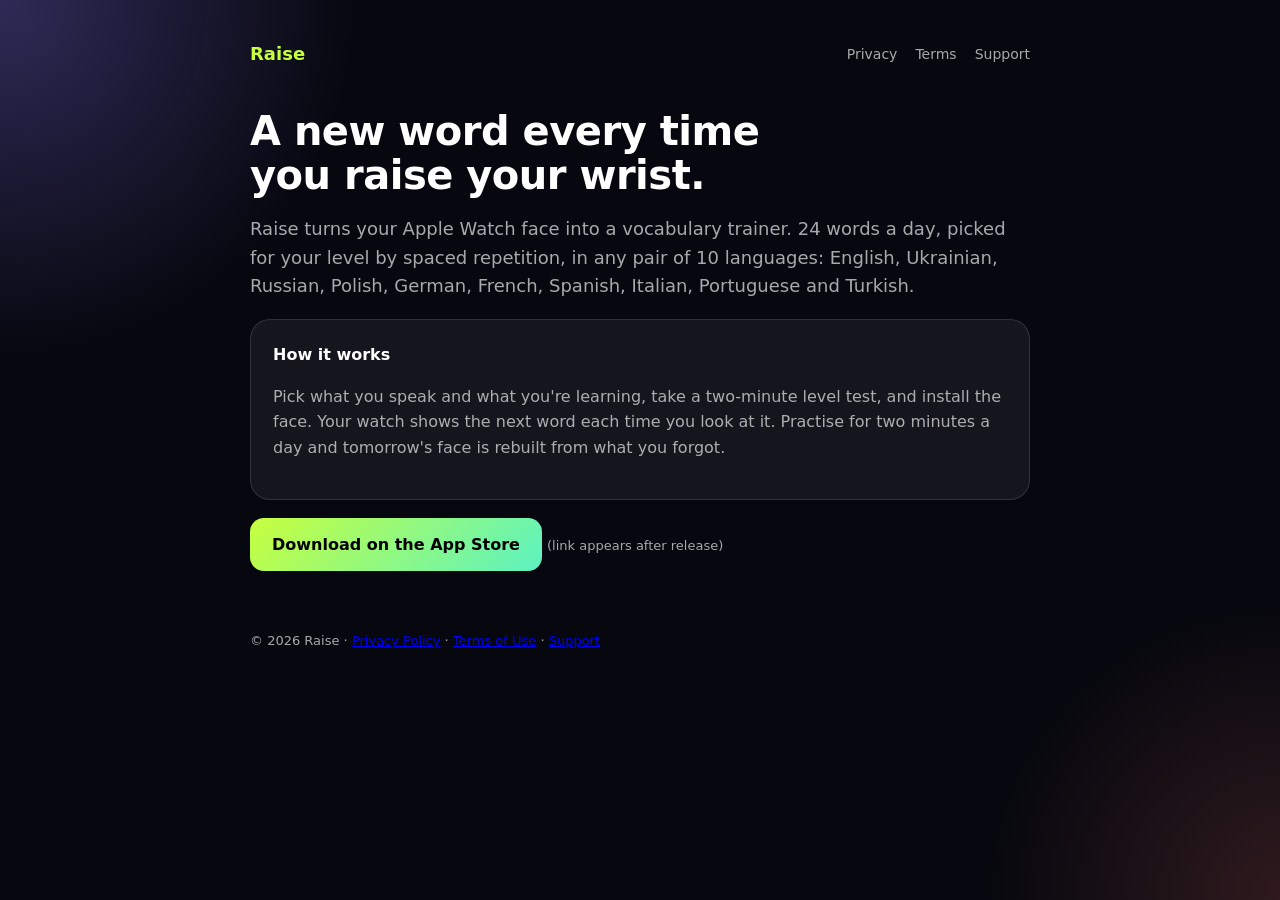
<file: index.html>
<!doctype html><html lang="en"><head><meta charset="utf-8"><meta name="viewport" content="width=device-width,initial-scale=1">
<title>Raise — learn words on your Apple Watch</title><meta name="description" content="A new word every time you raise your wrist. Raise turns your Apple Watch face into a vocabulary trainer for 10 languages."><link rel="stylesheet" href="_style.css"></head>
<body><div class="wrap">
<nav><span class="brand">Raise</span><a href="privacy.html">Privacy</a><a href="terms.html">Terms</a><a href="support.html">Support</a></nav>
<h1>A new word every time<br>you raise your wrist.</h1>
<p class="lead">Raise turns your Apple Watch face into a vocabulary trainer. 24 words a day, picked for your level by spaced repetition, in any pair of 10 languages: English, Ukrainian, Russian, Polish, German, French, Spanish, Italian, Portuguese and Turkish.</p>
<div class="card"><strong>How it works</strong><p>Pick what you speak and what you're learning, take a two-minute level test, and install the face. Your watch shows the next word each time you look at it. Practise for two minutes a day and tomorrow's face is rebuilt from what you forgot.</p></div>
<p><a class="btn" href="#">Download on the App Store</a> <span class="muted">(link appears after release)</span></p>
<footer>© <span id="y"></span> Raise · <a href="privacy.html">Privacy Policy</a> · <a href="terms.html">Terms of Use</a> · <a href="support.html">Support</a></footer>
</div><script>document.getElementById('y').textContent=new Date().getFullYear()</script></body></html>
</file>
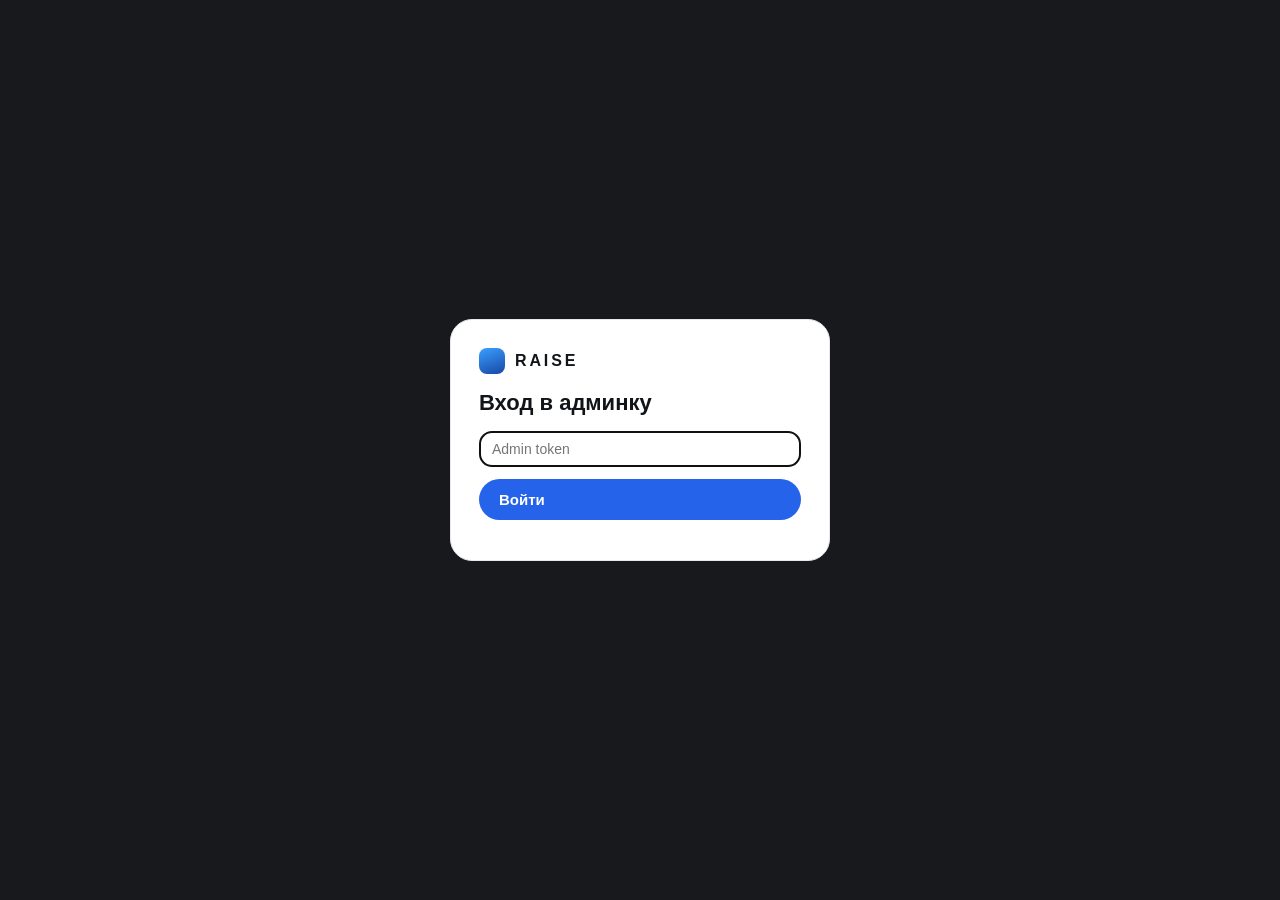
<file: admin/index.html>
<!doctype html><html lang="ru"><head><meta charset="utf-8"/>
<meta name="viewport" content="width=device-width, initial-scale=1"/><meta name="robots" content="noindex"/>
<title>Raise · админка</title>
<style>
/* Raise — shared styles (landing, legal, support). Deep blue + sky blue like the app. */
:root{
  --bg:#06122b; --panel:#0c1d45; --panel2:#10245a; --line:rgba(255,255,255,.09);
  --ink:#f5f6fa; --muted:#9ba3b8; --gold:#3AA0FF; --gold2:#2171E0; --green:#76FF03;
}
*{box-sizing:border-box;margin:0;padding:0}
html{scroll-behavior:smooth}
body{background:var(--bg);color:var(--ink);
  font:16px/1.65 -apple-system,BlinkMacSystemFont,"SF Pro Text","Segoe UI",Roboto,Helvetica,Arial,sans-serif;
  -webkit-font-smoothing:antialiased}
a{color:var(--gold);text-decoration:none}
a:hover{text-decoration:underline}
.wrap{max-width:1080px;margin:0 auto;padding:0 24px}
.doc{max-width:820px}

/* Nav */
header{position:sticky;top:0;z-index:20;background:rgba(6,18,43,.78);backdrop-filter:blur(14px);-webkit-backdrop-filter:blur(14px);border-bottom:1px solid var(--line)}
.nav{display:flex;align-items:center;justify-content:space-between;height:64px;max-width:1080px;margin:0 auto;padding:0 24px}
.brand{display:flex;align-items:center;gap:10px;font-weight:750;color:var(--ink);letter-spacing:.01em}
.brand:hover{text-decoration:none}
.brand img{width:30px;height:30px;border-radius:8px}
.nav a.link{color:var(--muted);font-size:14px;margin-left:22px}
.nav a.link:hover,.nav a.link.on{color:var(--ink);text-decoration:none}
.btn{display:inline-flex;align-items:center;gap:8px;background:var(--gold);color:#fff;font-weight:750;font-size:15px;padding:12px 20px;border-radius:999px;transition:.15s;border:0;cursor:pointer}
.btn:hover{filter:brightness(1.06);text-decoration:none}
.btn.ghost{background:transparent;border:1px solid var(--line);color:var(--ink)}
.nav .btn{padding:9px 16px;font-size:14px;margin-left:22px}

/* Landing */
.hero{padding:72px 0 40px;display:grid;grid-template-columns:1.1fr .9fr;gap:40px;align-items:center}
.pill{display:inline-flex;align-items:center;gap:8px;font-size:13px;color:var(--gold);border:1px solid rgba(58,160,255,.3);background:rgba(58,160,255,.07);padding:6px 12px;border-radius:999px;margin-bottom:18px}
.hero h1{font-size:54px;line-height:1.04;font-weight:800;letter-spacing:-.025em}
.hero h1 span{color:var(--gold)}
.hero p.sub{color:var(--muted);font-size:18px;margin:18px 0 28px;max-width:46ch}
.cta{display:flex;gap:12px;flex-wrap:wrap;align-items:center}
.hero-art{position:relative;border-radius:28px;overflow:hidden;border:1px solid var(--line);aspect-ratio:1/1;
  background:radial-gradient(120% 90% at 70% 20%,rgba(58,160,255,.22),transparent 60%),linear-gradient(160deg,#2F94FC,#1747A6)}
.hero-art img{position:absolute;inset:8% 8% 4%;width:84%;height:auto;object-fit:contain;filter:drop-shadow(0 30px 40px rgba(0,0,0,.5))}
.rate-chip{position:absolute;left:18px;top:18px;background:rgba(6,18,43,.8);backdrop-filter:blur(8px);border:1px solid var(--line);border-radius:14px;padding:10px 14px;font-size:14px}
.rate-chip b{color:var(--gold)}
section.block{padding:48px 0}
.sec-title{font-size:32px;font-weight:800;letter-spacing:-.015em;margin-bottom:8px}
.sec-sub{color:var(--muted);margin-bottom:28px}
.grid{display:grid;grid-template-columns:repeat(3,1fr);gap:16px}
.card{background:var(--panel);border:1px solid var(--line);border-radius:18px;padding:22px}
.card .ic{width:42px;height:42px;border-radius:12px;display:grid;place-items:center;background:rgba(58,160,255,.1);font-size:21px;margin-bottom:14px}
.card h3{font-size:17px;margin-bottom:6px}
.card p{color:var(--muted);font-size:14.5px}
.band{margin:40px 0 64px;padding:44px;border-radius:26px;background:linear-gradient(135deg,#0d3a8a,#0c1d45 60%);border:1px solid var(--line);text-align:center}
.band h2{font-size:30px;font-weight:800;margin-bottom:10px}
.band p{color:var(--muted);margin-bottom:24px}

/* Documents */
main.docmain{padding-top:56px;padding-bottom:80px}
.docmain h1{font-size:38px;line-height:1.15;font-weight:800;letter-spacing:-.02em;margin-bottom:14px}
.meta{color:var(--muted);font-size:14px;margin-bottom:6px}
.intro{color:var(--muted);font-size:17px;margin:22px 0 8px}
.docmain h2{font-size:23px;font-weight:750;margin:44px 0 12px;padding-top:20px;border-top:1px solid var(--line)}
.docmain h3{font-size:17.5px;font-weight:700;margin:24px 0 8px}
.docmain p{margin:0 0 14px}
.docmain ul{margin:0 0 16px;padding-left:22px}
.docmain li{margin-bottom:8px}
strong{font-weight:650}
.box{background:var(--panel);border:1px solid var(--line);border-radius:14px;padding:20px 22px;margin:0 0 20px}
.box p:last-child{margin-bottom:0}
.box.warn{background:rgba(58,160,255,.06);border-color:rgba(58,160,255,.3)}
.tablewrap{overflow-x:auto;margin:0 0 20px;-webkit-overflow-scrolling:touch}
table{width:100%;border-collapse:collapse;font-size:14.5px;min-width:560px}
th,td{text-align:left;vertical-align:top;padding:11px 14px;border:1px solid var(--line)}
th{background:var(--panel);font-weight:650}
td{color:var(--muted)}
td strong{color:var(--ink)}
.toc{background:var(--panel);border:1px solid var(--line);border-radius:14px;padding:20px 22px;margin:28px 0 8px}
.toc h2{font-size:13px!important;text-transform:uppercase;letter-spacing:.08em;color:var(--muted);border:0!important;margin:0 0 12px!important;padding:0!important}
.toc ol{margin:0;padding-left:20px;columns:2;column-gap:28px}
.toc li{margin-bottom:6px;font-size:14.5px}
.toc a{color:var(--muted)}

/* Support */
.contact{display:grid;grid-template-columns:1fr 1fr;gap:16px;margin:28px 0 12px}
.contact .card h3{margin-bottom:8px}
details{background:var(--panel);border:1px solid var(--line);border-radius:14px;padding:16px 20px;margin-bottom:10px}
details summary{cursor:pointer;font-weight:650;list-style:none;display:flex;justify-content:space-between;gap:12px}
details summary::-webkit-details-marker{display:none}
details summary::after{content:"+";color:var(--gold);font-weight:800}
details[open] summary::after{content:"–"}
details p,details ul{color:var(--muted);margin-top:10px}
details ul{padding-left:20px}
.diag{font:13px/1.5 ui-monospace,SFMono-Regular,Menlo,monospace;color:var(--muted);background:var(--panel2);border-radius:10px;padding:10px 12px;margin-top:10px;white-space:pre-wrap;display:none}

/* Footer */
footer{border-top:1px solid var(--line);padding:32px 0;color:var(--muted);font-size:13.5px}
.foot{display:flex;justify-content:space-between;flex-wrap:wrap;gap:16px;align-items:center;max-width:1080px;margin:0 auto;padding:0 24px}
.foot a{color:var(--muted);margin-left:18px}
.foot a:hover{color:var(--ink);text-decoration:none}

@media(max-width:860px){
  .hero{grid-template-columns:1fr;padding:40px 0 20px}
  .hero h1{font-size:40px}
  .grid{grid-template-columns:1fr 1fr}
  .contact{grid-template-columns:1fr}
  .nav a.link{display:none}
  .docmain h1{font-size:30px}
  .toc ol{columns:1}
}
@media(max-width:540px){.grid{grid-template-columns:1fr}.band{padding:30px 20px}}

/* Opened from the app with ?embed=1 — hide site chrome. */
body.embed header,body.embed footer{display:none}
body.embed main.docmain{padding-top:24px}

</style>
<style>
:root{--bg:#f3f4f6;--panel:#fff;--panel2:#f6f7f9;--line:#e7e9ee;--ink:#111418;--muted:#6b7280;--gold:#2563eb;--gold2:#1d4ed8;
 --lime:#c8f169;--side:#17191d;--side2:#24272d;--green:#16a34a;--red:#dc2626;--orange:#f59e0b;--violet:#7c3aed}
body{font-size:14px;line-height:1.5;background:var(--bg);color:var(--ink)}
a{color:var(--gold2)}
.app{display:flex;min-height:100vh}
/* sidebar */
.side{width:248px;flex:none;background:var(--side);color:#e5e7eb;position:sticky;top:0;height:100vh;display:flex;flex-direction:column;padding:22px 14px 16px;overflow-y:auto}
.logo{font-weight:900;letter-spacing:.18em;font-size:16px;color:#fff;padding:0 12px 18px;display:flex;align-items:center;gap:10px}
.logo i{width:26px;height:26px;border-radius:8px;background:linear-gradient(160deg,#3AA0FF,#1747A6);display:inline-block}
.side h6{font-size:11px;letter-spacing:.14em;color:#8a8f98;font-weight:700;margin:18px 12px 6px}
.sn{display:flex;align-items:center;gap:12px;width:100%;background:none;border:0;color:#e5e7eb;font:inherit;font-size:15px;font-weight:600;padding:11px 12px;border-radius:12px;cursor:pointer;text-align:left}
.sn:hover{background:var(--side2)}
.sn.on{background:var(--lime);color:#111418}
.sn em{font-style:normal;width:20px;text-align:center}
.sn .badge{margin-left:auto;background:#ef4444;color:#fff;font-size:11px;font-weight:800;border-radius:999px;padding:1px 7px}
.sn.on .badge{background:#111418;color:var(--lime)}
.side .grow{flex:1}
.mbar{display:none;position:sticky;top:0;z-index:40;background:var(--side);color:#fff;align-items:center;justify-content:space-between;padding:12px 16px}
.mbar .logo{padding:0;font-size:15px}
.burger{background:none;border:0;color:#fff;font-size:26px;line-height:1;cursor:pointer;padding:4px 6px}
.sclose{display:none;margin-left:auto;width:40px;height:40px;border-radius:50%;border:0;background:#fff;color:#111418;font-size:16px;cursor:pointer}
.side-bg{display:none;position:fixed;inset:0;background:rgba(0,0,0,.45);z-index:58}
.side-bg.on{display:block}
.logout{margin-top:16px;background:#fff;color:#111418;border:0;border-radius:999px;padding:10px;font-weight:700;cursor:pointer}
/* main */
.main{flex:1;min-width:0}
.page{display:none;max-width:1320px;margin:0 auto;padding:36px 40px 80px}.page.on{display:block}
.head{display:flex;align-items:flex-start;gap:16px;flex-wrap:wrap;margin-bottom:18px}
.head h1{font-size:34px;font-weight:800;letter-spacing:-.02em;line-height:1.1}
.head .sub{color:var(--muted);font-size:13px;margin-top:4px}
.head .right{margin-left:auto;display:flex;gap:10px;flex-wrap:wrap;align-items:center}
select,input[type=text],input[type=search],input[type=password],input[type=number],input[type=date],textarea{background:#fff;color:var(--ink);border:1px solid var(--line);border-radius:12px;padding:9px 12px;font-size:14px;font-family:inherit}
.pills{display:inline-flex;background:#e9ebef;border-radius:14px;padding:4px}
.pills button{background:none;border:0;padding:7px 14px;border-radius:10px;font-weight:700;color:var(--muted);cursor:pointer;font-size:13px}
.pills button.on{background:#fff;color:var(--ink);box-shadow:0 1px 2px rgba(0,0,0,.08)}
.btn.sm{padding:8px 14px;font-size:13px}
.rng{position:relative}
.calbtn{background:#fff;border:1px solid var(--line);border-radius:12px;padding:8px 12px;font-weight:700;cursor:pointer;font-size:13px;color:var(--ink);white-space:nowrap}
.calbtn.on{background:var(--side);color:var(--lime);border-color:var(--side)}
.calpop{display:none;position:absolute;right:0;top:calc(100% + 8px);z-index:45;background:#fff;border:1px solid var(--line);border-radius:16px;box-shadow:0 12px 30px rgba(0,0,0,.14);padding:14px;width:310px}
.calpop.on{display:grid;gap:12px}
.calpop .q{display:flex;flex-wrap:wrap;gap:6px}
.calpop .q button{background:var(--panel2);border:1px solid var(--line);border-radius:999px;padding:5px 10px;font-size:12px;font-weight:700;cursor:pointer}
.calpop label{display:grid;gap:4px;font-size:12px;color:var(--muted)}
.calpop input[type=date]{width:100%}
.tabs{display:flex;gap:4px;overflow-x:auto;border-bottom:1px solid var(--line);margin-bottom:22px}
.tabs button{background:none;border:0;color:var(--muted);padding:12px 18px;font-size:15px;font-weight:700;border-bottom:3px solid transparent;cursor:pointer;white-space:nowrap}
.tabs button.on{color:var(--ink);border-color:var(--lime)}
section.tab{display:none}section.tab.on{display:block}
.subtabs{display:flex;gap:4px;overflow-x:auto;border-bottom:1px solid var(--line);margin-bottom:22px}
.subtabs button{background:none;border:0;color:var(--muted);padding:12px 18px;font-size:15px;font-weight:700;border-bottom:3px solid transparent;cursor:pointer;white-space:nowrap}
.subtabs button.on{color:var(--ink);border-color:var(--lime)}
section.stab{display:none}section.stab.on{display:block}
h2{font-size:18px;margin:30px 0 12px;display:flex;align-items:center;gap:10px;flex-wrap:wrap}
h2 small{color:var(--muted);font-weight:400;font-size:12px}
.grid{display:grid;grid-template-columns:repeat(auto-fill,minmax(165px,1fr));gap:14px}
.card{background:var(--panel);border:1px solid var(--line);border-radius:18px;padding:16px 18px}
.kpi{min-height:118px}
.kpi b{display:block;font-size:28px;font-weight:800;color:var(--ink);font-variant-numeric:tabular-nums;letter-spacing:-.01em}
.kpi span{color:var(--muted);font-size:13px;display:block;margin-top:6px}
.kpi i{font-style:normal;font-size:12px;margin-left:6px;font-weight:700}
#kpis .kpi:first-child,.kpi.dark{background:var(--side);border-color:var(--side)}
#kpis .kpi:first-child b,.kpi.dark b{color:var(--lime)}#kpis .kpi:first-child span,.kpi.dark span{color:#a1a5ad}
.kpi.red b{color:var(--red)}
.up{color:var(--green)}.down{color:var(--red)}.flat{color:var(--muted)}
.two{display:grid;grid-template-columns:1fr 1fr;gap:16px}@media(max-width:1000px){.two{grid-template-columns:1fr}}
.tablewrap{overflow-x:auto;border:1px solid var(--line);border-radius:16px;background:#fff}
table{width:100%;border-collapse:collapse;font-size:13px}
th{position:sticky;top:0;background:var(--panel2);color:var(--muted);font-weight:700;text-align:left;padding:10px 12px;white-space:nowrap;cursor:pointer}
td{padding:9px 12px;border-top:1px solid var(--line);white-space:nowrap}
td.num{text-align:right;font-variant-numeric:tabular-nums;color:var(--ink)}
tr.click{cursor:pointer}tr.click:hover td{background:#f8fafc}
.meta{color:var(--muted);font-size:12px}
.err{color:var(--red)}.ok{color:var(--green)}
.legend{display:flex;gap:14px;flex-wrap:wrap;font-size:12px;color:var(--muted);margin:6px 0}
.legend i{display:inline-block;width:10px;height:10px;border-radius:3px;margin-right:5px;vertical-align:-1px}
svg text{fill:var(--muted);font-size:10px}
.fbar{display:grid;grid-template-columns:230px 1fr 120px;gap:10px;align-items:center;margin:6px 0}
.fbar .bar{height:22px;border-radius:7px;background:linear-gradient(90deg,#93c5fd,var(--gold));min-width:2px}
.fbar .v{text-align:right;font-variant-numeric:tabular-nums}
.ins{display:grid;gap:10px}
.insbox{background:#fff;border:1px solid var(--line);border-radius:20px;padding:20px 22px}
.insbox h2{margin-top:0}
.ins .card{display:grid;grid-template-columns:26px 1fr;gap:8px;align-items:start;background:var(--panel2);border:0;border-left:4px solid var(--orange);border-radius:12px}
.ins .card.bad{border-left-color:var(--red)}.ins .card.warn{border-left-color:var(--orange)}.ins .card.good{border-left-color:var(--green)}.ins .card.info{border-left-color:var(--gold)}
.ins b{display:block;color:var(--ink);font-size:15px}.ins p{color:var(--muted);margin-top:2px}
.cfg .row{display:flex;align-items:center;justify-content:space-between;gap:14px;padding:12px 0;border-bottom:1px solid var(--line)}
.cfg .row:last-child{border-bottom:0}.cfg small{color:var(--muted);display:block;font-size:12px}
.animgrid{display:grid;grid-template-columns:repeat(auto-fill,minmax(180px,1fr));gap:12px;margin-top:12px}
.acard{background:var(--panel);border:1px solid var(--line);border-radius:16px;padding:10px;display:flex;flex-direction:column;gap:6px}
.acard.off{opacity:.45}
.acard .th{position:relative;aspect-ratio:9/16;border-radius:10px;overflow:hidden;background:#000;cursor:pointer}
.acard .th img,.acard .th video{width:100%;height:100%;object-fit:cover;display:block}
.acard .th b{position:absolute;top:6px;right:6px;font-size:11px;padding:2px 7px;border-radius:6px;background:#fff;color:#0b1d42}
.acard .th b.pro{background:var(--lime);color:#111418}
.acard input[type=text]{background:var(--panel2);border-radius:8px;padding:6px 8px;font-size:13px;width:100%}
.acard label{display:flex;align-items:center;gap:6px;font-size:12px;color:var(--muted);cursor:pointer}
.acard .r{display:flex;gap:6px;flex-wrap:wrap;align-items:center}
.acard .r button,.acard .up{background:var(--panel2);border:1px solid var(--line);color:var(--ink);border-radius:8px;padding:4px 8px;font-size:12px;cursor:pointer}
.acard .up input{display:none}
.newanim{display:grid;grid-template-columns:repeat(auto-fit,minmax(200px,1fr));gap:10px;align-items:end}
.newanim input[type=text]{width:100%}
.sw{position:relative;width:46px;height:26px;flex:none}.sw input{opacity:0;width:0;height:0}
.sw i{position:absolute;inset:0;border-radius:26px;background:#cbd5e1;transition:.2s;cursor:pointer}
.sw i:before{content:"";position:absolute;width:20px;height:20px;left:3px;top:3px;border-radius:50%;background:#fff;transition:.2s;box-shadow:0 1px 2px rgba(0,0,0,.2)}
.sw input:checked+i{background:#22c55e}.sw input:checked+i:before{transform:translateX(20px)}
.csv{background:#fff;border:1px solid var(--line);color:var(--muted);border-radius:8px;font-size:11px;padding:2px 8px;cursor:pointer}
.hint{color:var(--muted);font-size:12px;margin:-4px 0 8px}
/* CRM */
.chips{display:flex;gap:8px;flex-wrap:wrap;margin:6px 0 14px}
.chips button{background:#fff;border:1px solid var(--line);border-radius:999px;padding:7px 14px;font-weight:700;font-size:13px;color:var(--muted);cursor:pointer}
.chips button.on{background:var(--side);border-color:var(--side);color:var(--lime)}
.st{display:inline-block;font-size:11px;font-weight:800;border-radius:999px;padding:2px 9px;white-space:nowrap}
.st.active{background:#dcfce7;color:#166534}.st.trial{background:#ede9fe;color:#5b21b6}.st.cancelled{background:#ffedd5;color:#9a3412}
.st.billing_issue{background:#fee2e2;color:#991b1b}.st.expired{background:#e5e7eb;color:#374151}.st.free{background:#f3f4f6;color:#6b7280}
.stars{color:#f59e0b;letter-spacing:1px;white-space:nowrap}.stars s{color:#d1d5db;text-decoration:none}
.uid{font-family:ui-monospace,SFMono-Regular,Menlo,monospace;font-size:12px}
.fb{display:grid;gap:12px}
.fbc{background:#fff;border:1px solid var(--line);border-radius:18px;padding:16px 18px}
.fbc.low{border-left:4px solid var(--red)}.fbc .t{font-size:15px;margin:6px 0 8px;white-space:pre-wrap;word-break:break-word}
.fbc .m{display:flex;gap:10px;flex-wrap:wrap;align-items:center;color:var(--muted);font-size:12px}
.del{margin-left:auto;background:#fff;border:1px solid var(--line);color:var(--red);border-radius:999px;padding:4px 10px;font-size:12px;font-weight:700;cursor:pointer}
.del:hover{background:#fee2e2}
.del.mini{margin-left:6px;padding:1px 7px;font-size:11px}
.srow .v{display:flex;justify-content:flex-end;align-items:center;gap:4px;white-space:nowrap}
.srow{grid-template-columns:120px 1fr 150px}
.chips button .meta{font-weight:400;margin-left:2px}
.drawer-bg{position:fixed;inset:0;background:rgba(17,20,24,.35);z-index:50;display:none}
.drawer{position:fixed;top:0;right:0;bottom:0;width:min(560px,100%);background:var(--bg);z-index:51;transform:translateX(100%);transition:transform .25s;overflow-y:auto;box-shadow:-10px 0 40px rgba(0,0,0,.15)}
.drawer.on{transform:none}.drawer-bg.on{display:block}
.drawer .in{padding:24px}
.drawer .x{position:sticky;top:0;float:right;background:#fff;border:1px solid var(--line);border-radius:999px;width:36px;height:36px;cursor:pointer;font-size:16px}
.kv{display:grid;grid-template-columns:repeat(2,1fr);gap:10px}
.kv div{background:#fff;border:1px solid var(--line);border-radius:12px;padding:9px 12px}
.kv span{display:block;font-size:11px;color:var(--muted)}.kv b{font-size:14px;word-break:break-all}
.tl{border-left:2px solid var(--line);margin-left:6px;padding-left:14px}
.tl div{position:relative;padding:6px 0;font-size:13px}
.tl div:before{content:"";position:absolute;left:-20px;top:12px;width:10px;height:10px;border-radius:50%;background:#cbd5e1;border:2px solid var(--bg)}
.tl div.pay:before{background:var(--green)}.tl div.pw:before{background:var(--gold)}.tl div.fbk:before{background:var(--orange)}
.tl code{font-size:11px;color:var(--muted);word-break:break-all}
/* login */
.login{position:fixed;inset:0;background:var(--side);z-index:60;display:none;align-items:center;justify-content:center}
.login.on{display:flex}
.login .box{background:#fff;border-radius:22px;padding:28px;width:min(380px,92%);display:grid;gap:12px}
.login h3{font-size:22px}
@media(max-width:860px){.app{display:block}
 .mbar{display:flex}
 .side{position:fixed;top:0;left:0;bottom:0;z-index:59;width:min(320px,84vw);height:100vh;transform:translateX(-100%);transition:transform .25s;box-shadow:10px 0 40px rgba(0,0,0,.3);padding-top:18px}
 .side.open{transform:none}.sclose{display:inline-flex;align-items:center;justify-content:center}
 .side .logo{padding-right:0}
 .page{padding:20px 16px 60px}.head h1{font-size:28px}.head .right{margin-left:0;width:100%}.head .right input,.head .right select{width:100%}
 .rng{position:static}.calpop{position:fixed;left:16px;right:16px;top:50%;transform:translateY(-50%);width:auto}
 .tabs button,.subtabs button{padding:10px 12px;font-size:14px}
 .fbar{grid-template-columns:110px 1fr 90px}.kv{grid-template-columns:1fr}}
</style></head><body>
<div class="login" id="login"><form class="box" id="loginf">
 <div class="logo" style="color:#111418;padding:0"><i></i>RAISE</div><h3>Вход в админку</h3>
 <input id="tok" type="password" placeholder="Admin token" autocomplete="current-password"/>
 <button class="btn" type="submit">Войти</button><span id="loginmsg" class="err"></span></form></div>
<div class="mbar" id="mbar"><div class="logo"><i></i>RAISE</div><button class="burger" id="burger" aria-label="Меню">☰</button></div>
<div class="side-bg" id="sidebg"></div>
<div class="app">
<aside class="side" id="side">
 <div class="logo"><i></i>RAISE<button class="sclose" id="sclose" aria-label="Закрыть">✕</button></div>
 <button class="sn on" data-p="analytics"><em>📊</em>Аналитика</button>
 <h6>ЛЮДИ</h6>
 <button class="sn" data-p="users"><em>👤</em>Пользователи</button>
 <button class="sn" data-p="feedback"><em>💬</em>Отзывы<span class="badge" id="fbbadge" style="display:none"></span></button>
 <h6>ЭКСПЕРИМЕНТЫ</h6>
 <button class="sn" data-p="abtests"><em>🧪</em>A/B тесты</button>
 <h6>РЕКЛАМА</h6>
 <button class="sn" data-p="ads"><em>📣</em>Расходы на рекламу</button>
 <h6>КОНТЕНТ</h6>
 <a class="sn" href="https://kostiantynchukhas.github.io/raise-site/admin/catalog.html" style="text-decoration:none;display:flex"><em>📚</em>Каталог слов</a>
 <h6>СИСТЕМА</h6>
 <button class="sn" data-p="settings"><em>⚙️</em>Конфиг</button>
 <button class="sn" data-p="health"><em>📡</em>События</button>
 <div class="grow"></div>
 <button class="logout" id="logout">Выйти</button>
</aside>
<div class="main">
<div class="page on" id="p-analytics">
 <div class="head"><div><h1>Аналитика</h1><div class="sub" id="msg"></div></div>
  <div class="right">
   <select id="seg" title="Сегмент пользователей"><option value="all">Все пользователи</option><option value="organic">Только органика</option>
    <option value="paid">Только реклама</option><option value="unknown">Без атрибуции</option></select>
   <select id="ctry" title="Страна"><option value="">🌍 Все страны</option></select>
   <span class="pills" id="dpills"><button data-d="7">7 дн.</button><button data-d="30">30 дн.</button><button data-d="90">90 дн.</button><button data-d="365">365 дн.</button></span>
   <span class="rng"><button class="calbtn" id="calbtn" type="button">📅 <span id="callbl">Календарь</span></button>
    <div class="calpop" id="calpop">
     <div class="q"><button data-q="today">Сегодня</button><button data-q="yesterday">Вчера</button><button data-q="week">Эта неделя</button><button data-q="month">Этот месяц</button><button data-q="lastmonth">Прошлый месяц</button></div>
     <label>День или начало периода<input type="date" id="rfrom"/></label>
     <label>Конец периода (пусто — один день)<input type="date" id="rto"/></label>
     <div style="display:flex;gap:8px"><button class="btn sm" id="rgo" type="button">Показать</button><button class="btn sm ghost" id="rclear" type="button" style="background:#fff;color:var(--ink);border:1px solid var(--line)">Сбросить</button></div>
    </div></span>
   <input type="hidden" id="days" value="30"/><button class="btn sm" id="go" title="Обновить">↻</button>
  </div></div>
 <div class="tabs" id="tabs">
  <button data-t="overview" class="on">Обзор</button><button data-t="funnel">Воронка</button>
  <button data-t="acq">Источники</button><button data-t="geo">Страны</button><button data-t="money">Деньги</button>
  <button data-t="ret">Удержание</button>
 </div>
<section class="tab on" id="t-overview">
 <div class="grid" id="kpis"><p class="meta">Загрузка…</p></div>
 <div class="insbox" style="margin-top:18px"><h2>Что улучшить <small>автоматические выводы по цифрам за период</small></h2><div class="ins" id="insights"></div></div>
 <h2>Установки по дням <small>органика / реклама / без атрибуции</small></h2>
 <div class="card"><div class="legend" id="lg1"></div><div id="ch1"></div></div>
 <h2>Подписки и выручка по дням</h2>
 <div class="card"><div class="legend" id="lg2"></div><div id="ch2"></div></div>
</section>

<section class="tab" id="t-funnel">
 <h2>Воронка установок <small>доля установивших за период, дошедших до шага</small>
  <select id="abv" style="margin-left:10px"><option value="">все пользователи</option><option value="A">только вариант A</option><option value="B">только вариант B</option></select></h2><div class="card" id="funnel"></div>
 <p class="meta" style="margin:14px 0 0">Результаты A/B-тестов (пейвол, экран оценки) — в разделе «A/B тесты» слева.</p>
 <div class="two"><div><h2>Онбординг <small>по экранам</small></h2><div class="card" id="onb"></div></div>
 <div><h2>Когда покупают <small>от установки до триала/покупки</small></h2><div class="card" id="ttp"></div></div></div>
 <h2>Пейвол по триггерам <small>где показали → нажали «купить» → купили</small></h2><div id="paywall"></div>
 <h2>Закрытые функции → покупка <small>купили в течение 24 ч после упора в PRO</small></h2><div id="features"></div>
</section>

<section class="tab" id="t-acq">
 <h2>Органика vs реклама <small>за выбранный период</small></h2><div id="compare"></div>
 <h2>Источники и кампании <small>когорта установок периода: конверсия, выручка, расходы</small></h2><div id="sources"></div>
 <h2>Ссылки и параметры <small>что пришло из AppsFlyer / OneLink: источник (pid) · кампания (c) · af_channel · deep_link_value · sub1</small></h2>
 
 <div id="links"></div>
</section>

<section class="tab" id="t-geo">
 <p class="hint" style="margin-top:14px">Нажмите на страну в таблице — вся админка (обзор, воронка, деньги, удержание) отфильтруется по ней. Сбросить — «Все страны» вверху.</p>
 <div class="two"><div><h2>Выручка по странам <small>топ-12</small></h2><div class="card" id="geo-rev"></div></div>
 <div><h2>Установки по странам <small>топ-12 · доля органики</small></h2><div class="card" id="geo-inst"></div></div></div>
 <div class="two"><div><h2>Лучшая конверсия <small>уст→подписка, от 20 установок</small></h2><div class="card" id="geo-best"></div></div>
 <div><h2>Самый высокий ARPU <small>выручка на установку, от 20 установок</small></h2><div class="card" id="geo-arpu"></div></div></div>
 <h2>Все страны <small>когорта установок периода · органика и реклама</small></h2><div id="countries"></div>
</section>

<section class="tab" id="t-money">
 <h2>Продукты <small>триалы, конверсии, продления, возвраты</small></h2><div id="products"></div>
 <h2>Когорты триалов <small>по неделям старта триала</small></h2><div id="trials"></div>
 <h2>LTV когорт <small>выручка на установку через 0 / 7 / 30 дней</small></h2><div id="ltv"></div>
 <div class="two"><div><h2>Статусы подписок</h2><div id="status"></div></div><div><h2>Причины отмены <small>за период</small></h2><div id="reasons"></div>
 <h2>Через сколько отменяют</h2><div id="cafter"></div></div></div>
 <h2>Платёжные проблемы <small>Apple не смогла списать оплату → баннер «Обновите оплату» → оплата прошла</small></h2>
 <div class="two"><div class="card" id="bill"></div><div id="billnow"></div></div>
 <h2>Win-back <small>отключили автопродление → увидели скидку на возвращение → купили</small></h2><div class="card" id="winback"></div>
 <h2>Время покупок <small>час UTC — для пушей и показа рекламы</small></h2><div class="card"><div class="legend" id="lg3"></div><div id="ch3"></div></div>
</section>

<section class="tab" id="t-ret">
 <h2>Удержание <small>доля вернувшихся на день N (по неделям установки)</small></h2><div id="retention"></div>
 <h2>Версии приложения <small>как конвертирует каждый релиз</small></h2><div id="versions"></div>
 <h2>Что делают в приложении <small>и доля подписчиков среди них</small></h2><div id="engagement"></div>
</section>

<section class="tab" id="t-rel" style="display:none">
 <p class="hint" style="margin-top:14px">Что изменили новые версии: пуш после старта триала, напоминания (день 1/3/7/14) и «Проверка безопасности». Данные появляются с версии 2.1. Фильтры сегмента, страны и периода сверху работают и здесь.</p>
 <h2>По версиям <small>активные, триалы, отмены в тот же день, триал→оплата, проверка безопасности</small></h2><div id="rel_versions"></div>
 <h2>Пуш после старта триала <small>снижает ли отмены в тот же день · триал→оплата считается для триалов старше 4 дней</small></h2><div id="rel_trialpush"></div>
 <h2>Открытия пушей <small>по типу и версии · купили в течение 24 ч после нажатия</small></h2><div id="rel_push"></div>
 <div class="two"><div><h2>Что находит проверка <small>последняя проверка каждого пользователя</small></h2><div class="card" id="rel_issues"></div></div>
 <div><h2>Что нажимают в проверке <small>и покупки в течение 24 ч</small></h2><div id="rel_actions"></div></div></div>
</section>

</div>

<div class="page" id="p-abtests">
 <div class="head"><div><h1>A/B тесты</h1><div class="sub">кто в каком варианте, что делают и сколько платят · <span id="abperiod"></span></div></div>
  <div class="right"><span class="pills" id="abpills"><button data-d="7">7 дн.</button><button data-d="30">30 дн.</button><button data-d="90">90 дн.</button><button data-d="365">365 дн.</button></span>
   <button class="btn sm" id="abgo" title="Обновить">↻</button></div></div>
 <div class="subtabs" id="abtabs"><button data-t="paywall" style="display:none">Пейвол</button><button data-t="rating" class="on">Оценка</button><button data-t="cfg">Управление</button></div>

 <section class="stab" id="st-paywall">
  <p class="meta" id="abstat_pay"></p>
  <h2>Результаты по вариантам <small>когорта установок периода с назначенным вариантом</small></h2><div id="ab"></div>
  <div class="two"><div><h2>Воронка · вариант A</h2><div class="card" id="abfa"></div></div><div><h2>Воронка · вариант B</h2><div class="card" id="abfb"></div></div></div>
  <p class="meta" style="margin-top:12px">В тест попадают только новые пользователи, установившие приложение после включения теста. Фильтры сегмента и страны берутся со страницы «Аналитика».</p>
 </section>

 <section class="stab on" id="st-rating">
  <p class="meta" id="abstat_rate"></p>
  <div class="card" id="abverdict" style="margin-bottom:12px"></div>
  <div id="abrate"><p class="meta">Загрузка…</p></div>
  <p class="meta" style="margin-top:12px">A — экран «Как вам Raise?» с кнопкой «Не сейчас». B — экран «Оцените — и день Pro ваш»: звёзды и кнопка «Оценить и получить день Pro». «вне теста» — те, кто видел экран без назначенного варианта (тест выключен или старая версия). Считаем пользователей, а не события.</p>
 </section>

 <section class="stab" id="st-cfg">
  <h2>Экран оценки <small>изменения применяются в течение ~5 мин, новым пользователям</small></h2>
  <p class="meta" id="abstat_rate2"></p>
  <div class="card cfg" id="abcfg_rate"><p class="meta">Загрузка…</p></div>
  <h2 style="display:none">Пейвол</h2>
  <div class="card cfg" id="abcfg_pay" style="display:none"><p class="meta">Загрузка…</p></div>
  <p style="margin-top:8px"><button class="btn sm" id="absave" style="display:none">Сохранить</button> <span id="abcfgmsg" class="meta"></span></p>
 </section>
</div>

<div class="page" id="p-users">
 <div class="head"><div><h1>Пользователи</h1><div class="sub" id="umsg">последние активные за период · нажмите на строку — карточка пользователя</div></div>
  <div class="right"><input type="search" id="uq" placeholder="Поиск по user_id / Adapty profile" size="30"/></div></div>
 <div class="chips" id="uchips"><button data-f="new">🆕 Только новые</button><button data-f="all" class="on">Все</button><button data-f="paying">Платящие</button><button data-f="trial">Триал</button>
  <button data-f="churned">Отменили / истекли</button><button data-f="free">Бесплатные</button><button data-f="feedback">Оставили оценку</button></div>
 <div id="users"><p class="meta">Загрузка…</p></div>
</div>

<div class="page" id="p-feedback">
 <div class="head"><div><h1>Отзывы</h1><div class="sub">оценки и отзывы из приложения: экран «Как вам Raise?» после подарка «1 день Pro бесплатно»</div></div>
  <div class="right"><input type="search" id="fq" placeholder="Поиск по тексту" size="26"/></div></div>
 <div class="chips" id="vchips"><button data-v="" class="on">Все версии</button></div>
 <div class="grid" id="fbkpis"><p class="meta">Загрузка…</p></div>
 <div class="two"><div><h2>Оценки <small>последняя оценка каждого пользователя · 🗑 удаляет все оценки этой строки за период</small></h2><div class="card" id="fbstars"></div></div>
 <div><h2>Подарок: 1 день Pro <small>пейвол и оффер закрыты → «ты счастливчик» → оценка → день Pro</small> <button class="del mini" data-delgift="all" title="Очистить всю воронку подарка за период">🗑 очистить</button></h2><div class="card" id="fbgift"></div></div></div>
 <h2>Все отзывы <small>текст после 1–3 звёзд, новые сверху</small></h2>
 <div class="chips" id="fchips"><button data-s="" class="on">Все</button><button data-s="1">★ 1</button><button data-s="2">★ 2</button><button data-s="3">★ 3</button></div>
 <div class="fb" id="fblist"></div>
</div>

<div class="page" id="p-ads">
 <div class="head"><div><h1>Расходы на рекламу</h1><div class="sub">для CPI / CAC / ROAS во вкладке «Аналитика → Источники»</div></div></div>
 <div class="card"><p class="hint">CSV с заголовком: date,source,campaign_id,campaign_name,adset_id,adset_name,spend_usd,impressions,clicks,installs — source и campaign_id как в AppsFlyer (media_source / campaign_id).</p>
 <textarea id="spend" rows="8" style="width:100%" placeholder="2026-10-01,Apple Search Ads,123,Brand,,,25.40,1000,80,30"></textarea>
 <p style="margin-top:8px"><button class="btn sm" id="spendgo">Импортировать</button> <span id="spendmsg" class="meta"></span></p></div>
</div>

<div class="page" id="p-anim">
 <div class="head"><div><h1>Анимации зарядки</h1><div class="sub">видео хранятся в Cloudflare R2, приложение подхватывает изменения при открытии вкладки «Зарядка» или свайпе вниз</div></div></div>
 <p class="hint">Порядок меняется стрелками ←/→. «Показывать» выключает анимацию в приложении без удаления файла. PRO — только для подписчиков. Нажмите на превью, чтобы посмотреть видео. Изменения применяются после «Сохранить».</p>
 <p style="margin-top:10px"><button class="btn sm" id="anim-save">Сохранить</button> <button class="btn sm ghost" id="anim-add" style="background:#fff;color:var(--ink);border:1px solid var(--line)">+ Добавить анимацию</button> <span id="animmsg" class="meta"></span></p>
 <div class="card" id="anim-new" style="display:none;margin-top:12px">
  <div class="newanim">
   <div><div class="meta">Название</div><input type="text" id="an-title" placeholder="Neon wave"/></div>
   <div><div class="meta">Видео (.mp4, вертикальное 9:16, до 25 МБ)</div><input type="file" id="an-video" accept="video/mp4,video/quicktime"/></div>
   <div><div class="meta">Превью (.jpg / .png, 9:16)</div><input type="file" id="an-thumb" accept="image/jpeg,image/png,image/webp"/></div>
   <div><label class="meta"><input type="checkbox" id="an-pro" checked/> PRO</label></div>
   <div><button class="btn sm" id="an-go">Загрузить и добавить</button></div>
  </div>
 </div>
 <div class="animgrid" id="anim"><p class="meta">Загрузка…</p></div>
</div>

<div class="page" id="p-settings">
 <div class="head"><div><h1>Конфиг</h1><div class="sub">настройки приложения · применяются в течение ~5 мин</div></div></div>
 <div class="card cfg" id="cfg"><p class="meta">Загрузка…</p></div>
 <p style="margin-top:8px"><button class="btn sm" id="save" style="display:none">Сохранить</button> <span id="cfgmsg" class="meta"></span></p>
</div>

<div class="page" id="p-health">
 <div class="head"><div><h1>События</h1><div class="sub">сбор событий из приложения: сколько пришло, что отклонено, вебхуки Adapty</div></div></div>
 <div class="grid" id="health"></div>
 <h2>Отклонённые события</h2><div id="rejected"></div>
 <h2>Аномалии интеграций</h2><div id="anomalies"></div>
</div>
</div></div>
<div class="drawer-bg" id="dbg"></div><aside class="drawer" id="drawer"><div class="in" id="dcont"></div></aside>
<script>
(function(){
var $ = function(id){ return document.getElementById(id); };
var tok = $('tok');
try { tok.value = localStorage.getItem('rw_admin') || ''; $('seg').value = localStorage.getItem('rw_seg') || 'all';
      $('days').value = localStorage.getItem('rw_days') || '30'; } catch(e) {}
var R = {}, CFG = null;
var API = 'https://raise-api.raise-app.workers.dev';
try { var qa = new URLSearchParams(location.search).get('api'); if (qa) localStorage.setItem('rw_api', qa.replace(/\/$/, '')); API = localStorage.getItem('rw_api') || API; } catch(e) {}

// ---------- tabs ----------
$('tabs').onclick = function(ev){
  var t = ev.target.getAttribute('data-t'); if (!t) return;
  [].forEach.call(document.querySelectorAll('.tabs button'), function(b){ b.classList.toggle('on', b === ev.target); });
  [].forEach.call(document.querySelectorAll('section.tab'), function(s){ s.classList.toggle('on', s.id === 't-' + t); });
  try { localStorage.setItem('rw_tab', t); } catch(e) {}
};
try { var lt = localStorage.getItem('rw_tab'); if (lt) { var b = document.querySelector('.tabs button[data-t="' + lt + '"]'); if (b) b.click(); } } catch(e) {}

// ---------- formatting ----------
function esc(s){ return String(s == null ? '' : s).replace(/[&<>"]/g, function(c){ return {'&':'&amp;','<':'&lt;','>':'&gt;','"':'&quot;'}[c]; }); }
function n(v){ return v == null || v === '' ? null : Number(v); }
function money(v){ v = n(v); return v == null ? '—' : '$' + v.toLocaleString('en-US', {minimumFractionDigits: v < 10 && v % 1 ? 2 : 0, maximumFractionDigits: 2}); }
function pct(v){ v = n(v); return v == null ? '—' : (Math.round(v * 10) / 10) + '%'; }
function num(v){ v = n(v); return v == null ? '—' : v.toLocaleString('en-US'); }
var LABEL = {
  trigger:'Триггер', viewers:'Увидели', tapped_buy:'Нажали купить', purchased:'Купили', cancelled_in_apple_sheet:'Отмена в окне Apple',
  failed:'Ошибка', closed:'Закрыли', cr_pct:'CR, %', tap_to_buy_pct:'Нажал→купил, %', bought_weekly:'Неделя', bought_yearly:'Год', bought_offer:'Спецпредл.',
  feature:'Функция', users_locked:'Упёрлись', bought_24h:'Купили за 24 ч',
  variant:'Вариант', test:'Тест', saw_paywall:'Увидели пейвол', tapped_buy:'Нажали «купить»', used_app:'Учили слова / циферблат',
  trial_converted:'Триал → оплата', refunded:'Возвраты', paywall_to_tap_pct:'Пейвол → «купить»', tap_to_start_pct:'«Купить» → триал/оплата',
  segment:'Тип', source:'Источник', campaign:'Кампания', installs:'Установки', trials:'Триалы', payers:'Платящие',
  install_to_trial_pct:'Уст→триал, %', install_to_paid_pct:'Уст→оплата, %', revenue_usd:'Выручка', arpu_usd:'ARPU', spend_usd:'Расход',
  cpi_usd:'CPI', cac_usd:'CAC', roas_pct:'ROAS, %', country:'Страна', organic_pct:'Органика, %', paywall_viewers:'Видели пейвол',
  install_to_sub_pct:'Уст→подписка, %', product_id:'Продукт', trial_to_paid_pct:'Триал→оплата, %', direct_purchases:'Покупки без триала',
  trial_conversions:'Конверсии триала', renewals:'Продления', proceeds_usd:'Доход (после Apple)', refunds:'Возвраты', refund_rate_pct:'Возвраты, %',
  active_paid:'Активные платные', active_trials:'Активные триалы', week:'Неделя', converted:'Оплатили', pending:'Ещё идут',
  cancelled_auto_renew:'Выключили автопродление', arpu_d0:'ARPU д0', arpu_d7:'ARPU д7', arpu_d30:'ARPU д30', arpu_to_date:'ARPU сейчас',
  d1_pct:'День 1', d3_pct:'День 3', d7_pct:'День 7', d14_pct:'День 14', d30_pct:'День 30', app_version:'Версия', first_install:'Первая установка',
  saw_paywall_pct:'Видели пейвол, %', trial_pct:'Триал, %', paid_pct:'Оплата, %', status:'Статус', users:'Пользователи', reason:'Причина',
  after:'Через', action:'Действие', events:'События', of_them_subscribers:'Из них подписчики', subscriber_pct:'Подписчики, %',
  event_name:'Событие', rejection_reason:'Причина', n:'Кол-во', created_at:'Когда', kind:'Тип', details:'Детали', metric:'Метрика',
  organic:'Органика', paid:'Реклама', installs_prev:'Установки (прошлый период)', organic_installs:'Органика', paid_installs:'Реклама',
  active_users:'Активные', trial_push_sent_pct:'Пуш триала отправлен, %', trial_push_open_pct:'Пуш открыли, %',
  cancel_same_day_pct:'Отмена в тот же день, %', security_users:'Открыли проверку', security_pct:'Открыли проверку, %',
  security_scans:'Проверок', avg_security_score:'Средняя оценка', reengage_push_users:'Вернулись по напоминанию',
  push_group:'Группа', matured:'Триалов старше 4 дней', push_kind:'Пуш', opens:'Открытия', check_name:'Проверка',
  channel:'Канал (af_channel)', deep_link_value:'deep_link_value', sub1:'sub1',
  organic_revenue_usd:'Выручка органики', paid_revenue_usd:'Выручка рекламы', arppu_usd:'ARPPU', step:'Шаг', when:'Когда', subscribers:'Подписчики', share_pct:'Доля, %',
  seen:'Увидели экран', picked:'Выбрали звёзды', picked_pct:'Выбрали, %', submitted:'Нажали «Оценить»', submitted_pct:'Нажали «Оценить», %',
  high:'4–5 ★', high_pct:'4–5 ★, %', low:'1–3 ★', low_pct:'1–3 ★, %', skipped:'Пропустили без оценки', skipped_pct:'Пропуск, %',
  feedback:'Написали отзыв', system_prompt:'Окно App Store', system_pct:'Окно App Store, %', avg_stars:'Средняя ★'
};
var RN = null; try { RN = new Intl.DisplayNames(['ru'], {type: 'region'}); } catch(e) {}
function flag(c){ return /^[A-Z]{2}$/.test(c) ? String.fromCodePoint(127397 + c.charCodeAt(0), 127397 + c.charCodeAt(1)) : '🏳️'; }
function cname(c){ if (!c || c === '??') return '🏳️ Неизвестно'; var nm = c; try { nm = RN ? RN.of(c) : c; } catch(e) {} return flag(c) + ' ' + nm + ' (' + c + ')'; }
function cell(k, v){
  if (k === 'country') return '<td><a href="#" data-country="' + esc(v) + '">' + esc(cname(v)) + '</a></td>';
  if (v == null || v === '') return '<td class="num">—</td>';
  if (/_usd$|^arpu_d|^arpu_to/.test(k)) return '<td class="num">' + money(v) + '</td>';
  if (/_pct$/.test(k)) return '<td class="num">' + pct(v) + '</td>';
  if (typeof v === 'number') return '<td class="num">' + num(v) + '</td>';
  return '<td>' + esc(v) + '</td>';
}
var TABLES = {}, TOPTS = {};
var KEYS = {
  paywall: ['trigger','viewers','tapped_buy','purchased','cr_pct','tap_to_buy_pct','cancelled_in_apple_sheet','failed','closed','bought_weekly','bought_yearly','bought_offer'],
  features: ['feature','users_locked','bought_24h','cr_pct'],
  sources: ['segment','source','campaign','installs','trials','payers','install_to_trial_pct','install_to_paid_pct','revenue_usd','arpu_usd','spend_usd','cpi_usd','cac_usd','roas_pct'],
  countries: ['country','installs','installs_prev','organic_installs','paid_installs','organic_pct','saw_paywall_pct','trials','payers','install_to_sub_pct','install_to_paid_pct','trial_to_paid_pct','revenue_usd','organic_revenue_usd','paid_revenue_usd','proceeds_usd','arpu_usd','arppu_usd','active_paid'],
  products: ['product_id','trials','trial_to_paid_pct','trial_conversions','direct_purchases','renewals','revenue_usd','proceeds_usd','refunds','refund_rate_pct','active_paid','active_trials'],
  trials: ['week','trials','converted','pending','trial_to_paid_pct','cancelled_auto_renew'],
  ltv: ['week','installs','payers','arpu_d0','arpu_d7','arpu_d30','arpu_to_date','revenue_usd','proceeds_usd'],
  status: ['status','product_id','users'], reasons: ['reason','users'], cafter: ['after','users'],
  retention: ['week','installs','d1_pct','d3_pct','d7_pct','d14_pct','d30_pct'],
  versions: ['app_version','first_install','installs','saw_paywall_pct','trial_pct','paid_pct','arpu_usd'],
  engagement: ['action','users','events','of_them_subscribers','subscriber_pct'],
  billnow: ['status','users'],
  rel_versions: ['app_version','active_users','trials','trial_push_sent_pct','trial_push_open_pct','cancel_same_day_pct','trial_to_paid_pct','security_users','security_pct','security_scans','avg_security_score','reengage_push_users'],
  rel_trialpush: ['app_version','push_group','trials','cancel_same_day_pct','matured','trial_to_paid_pct'],
  rel_push: ['push_kind','app_version','opens','users','bought_24h'],
  rel_actions: ['action','check_name','users','events','bought_24h'],
  rejected: ['event_name','rejection_reason','app_version','n'], anomalies: ['created_at','kind','details'],
  links: ['source','campaign','channel','deep_link_value','sub1','installs','trials','payers','install_to_paid_pct','revenue_usd']
};
function vcmp(a, b){ var x = String(a || '').split('.').map(Number), y = String(b || '').split('.').map(Number);
  for (var i = 0; i < Math.max(x.length, y.length); i++) { var d = (y[i] || 0) - (x[i] || 0); if (d) return d; } return 0; }
function table(id, rows, opts){
  opts = opts || TOPTS[id] || {}; TOPTS[id] = opts; var el = $(id); if (!el) return;
  if (rows && rows.error) { el.innerHTML = '<p class="err">' + (/analytics_ab/.test(rows.error)
      ? 'Нет A/B-отчёта: выполните migrations/postgres/0005_ab_paywall.sql в Supabase → SQL Editor → Run, затем «Загрузить».'
      : /PGRST202|analytics_release/.test(rows.error)
      ? 'Нет отчётов по релизам: выполните migrations/postgres/0003_security_check.sql в Supabase → SQL Editor → Run, затем «Загрузить».'
      : esc(rows.error)) + '</p>'; return; }
  if (!rows || !rows.length) { el.innerHTML = '<p class="meta">Пока нет данных.</p>'; return; }
  TABLES[id] = rows;
  var keys = (opts.keys || KEYS[id] || Object.keys(rows[0])).filter(function(k){ return k in rows[0] || (KEYS[id] || []).indexOf(k) >= 0; });
  var heat = opts.heat || [];
  var h = '<div style="text-align:right;margin:-6px 0 4px"><button class="csv" data-csv="' + id + '">CSV</button></div><div class="tablewrap"><table><tr>' +
    keys.map(function(k){ return '<th data-sort="' + id + '|' + k + '">' + esc(LABEL[k] || k) + '</th>'; }).join('') + '</tr>' +
    rows.map(function(r){ return '<tr>' + keys.map(function(k){
      var c = cell(k, r[k]);
      if (heat.indexOf(k) >= 0 && r[k] != null) { var a = Math.min(1, Number(r[k]) / (opts.heatMax || 60)); c = c.replace('<td class="num">', '<td class="num" style="background:rgba(58,160,255,' + (0.08 + a * 0.5).toFixed(2) + ')">'); }
      return c; }).join('') + '</tr>'; }).join('') + '</table></div>';
  el.innerHTML = h;
}
document.addEventListener('click', function(ev){
  var cc = ev.target.getAttribute && ev.target.getAttribute('data-country');
  if (cc != null) { ev.preventDefault(); setCountry(cc); showPage('analytics'); var b = document.querySelector('.tabs button[data-t="overview"]'); if (b) b.click(); load(); return; }
  var c = ev.target.getAttribute && ev.target.getAttribute('data-csv');
  if (c && TABLES[c]) {
    var rows = TABLES[c], keys = KEYS[c] || Object.keys(rows[0]);
    var text = [keys.join(',')].concat(rows.map(function(r){ return keys.map(function(k){ var v = r[k] == null ? '' : String(r[k]); return /[",]/.test(v) ? '"' + v.replace(/"/g, '""') + '"' : v; }).join(','); })).join('\n');
    var a = document.createElement('a'); a.href = URL.createObjectURL(new Blob([text], {type: 'text/csv'})); a.download = c + '.csv'; a.click();
  }
  var s = ev.target.getAttribute && ev.target.getAttribute('data-sort');
  if (s) {
    var p = s.split('|'), id = p[0], k = p[1], rows = (TABLES[id] || []).slice();
    var dir = ev.target.getAttribute('data-dir') === 'desc' ? 1 : -1;
    rows.sort(function(a, b){ var x = a[k], y = b[k]; if (x == null) return 1; if (y == null) return -1;
      return (isNaN(x) || isNaN(y) ? String(x).localeCompare(String(y)) : x - y) * dir; });
    table(id, rows); var th = document.querySelector('[data-sort="' + s + '"]'); if (th) th.setAttribute('data-dir', dir === 1 ? 'asc' : 'desc');
  }
});

// ---------- charts (inline SVG) ----------
function legend(id, series){ $(id).innerHTML = series.map(function(s){ return '<span><i style="background:' + s.color + '"></i>' + esc(s.label) + '</span>'; }).join(''); }
function bars(id, rows, xKey, series, line, lab){
  lab = lab || function(v){ return String(v).slice(5); };
  var el = $(id); if (!rows || !rows.length || rows.error) { el.innerHTML = '<p class="meta">Нет данных.</p>'; return; }
  var W = 1000, H = 230, P = 34, bw = (W - P * 2) / rows.length;
  var max = 1, lmax = 1;
  rows.forEach(function(r){ var s = 0; series.forEach(function(se){ s += Number(r[se.key] || 0); }); max = Math.max(max, s); if (line) lmax = Math.max(lmax, Number(r[line.key] || 0)); });
  var g = '';
  for (var i = 0; i <= 4; i++) { var y = H - P - (H - P * 2) * i / 4; g += '<line x1="' + P + '" x2="' + (W - P) + '" y1="' + y + '" y2="' + y + '" stroke="rgba(17,24,39,.07)"/><text x="2" y="' + (y + 3) + '">' + Math.round(max * i / 4) + '</text>';
    if (line) g += '<text x="' + (W - P + 4) + '" y="' + (y + 3) + '">' + (line.money ? '$' : '') + Math.round(lmax * i / 4) + '</text>'; }
  rows.forEach(function(r, i){
    var x = P + i * bw, y0 = H - P;
    series.forEach(function(se){ var v = Number(r[se.key] || 0), h = (H - P * 2) * v / max; if (h > 0) { g += '<rect x="' + (x + bw * 0.15) + '" y="' + (y0 - h) + '" width="' + Math.max(1, bw * 0.7) + '" height="' + h + '" rx="2" fill="' + se.color + '"><title>' + esc(r[xKey]) + ' · ' + esc(se.label) + ': ' + v + '</title></rect>'; y0 -= h; } });
    if (rows.length <= 40 ? i % Math.ceil(rows.length / 10) === 0 : i % Math.ceil(rows.length / 12) === 0) g += '<text x="' + (x + 2) + '" y="' + (H - 14) + '">' + esc(lab(r[xKey])) + '</text>';
  });
  if (line) {
    var pts = rows.map(function(r, i){ return (P + i * bw + bw / 2) + ',' + (H - P - (H - P * 2) * Number(r[line.key] || 0) / lmax); }).join(' ');
    g += '<polyline points="' + pts + '" fill="none" stroke="' + line.color + '" stroke-width="2.2"/>';
  }
  el.innerHTML = '<svg viewBox="0 0 ' + W + ' ' + H + '" width="100%" preserveAspectRatio="none" style="height:230px">' + g + '</svg>';
}
function hbars(id, rows, labelKey, valKey, pctKey, fv){
  fv = fv || num;
  var el = $(id); if (!rows || !rows.length || rows.error) { el.innerHTML = '<p class="meta">Нет данных.</p>'; return; }
  var max = Math.max.apply(null, rows.map(function(r){ return Number(r[valKey] || 0); }).concat([1]));
  el.innerHTML = rows.map(function(r){ var v = Number(r[valKey] || 0);
    return '<div class="fbar"><span>' + esc(r[labelKey]) + '</span><div class="bar" style="width:' + (100 * v / max).toFixed(1) + '%"></div><span class="v">' + fv(v) + (pctKey && r[pctKey] != null ? ' · ' + pct(r[pctKey]) : '') + '</span></div>'; }).join('');
}

function renderFunnel(){
  var v = $('abv').value;
  if (!v) { hbars('funnel', R.funnel, 'step', 'users', 'pct_of_installs'); return; }
  var rows = (R.ab_funnel && R.ab_funnel.filter) ? R.ab_funnel.filter(function(r){ return r.variant === v; }) : [];
  hbars('funnel', rows, 'step', 'users', 'pct_of_installs');
}
$('abv').onchange = renderFunnel;

// ---------- A/B tests page (paywall, rating screen, settings) ----------
var ABT = 'rating';
function setAbTab(t, doLoad){
  [].forEach.call($('abtabs').querySelectorAll('button'), function(b){ b.classList.toggle('on', b.getAttribute('data-t') === t); });
  [].forEach.call(document.querySelectorAll('section.stab'), function(x){ x.classList.toggle('on', x.id === 'st-' + t); });
  ABT = t; try { localStorage.setItem('rw_abtab', t); } catch(e) {}
  if (doLoad && t === 'rating' && tok.value) loadRating();
}
$('abtabs').onclick = function(ev){ var t = ev.target.getAttribute && ev.target.getAttribute('data-t'); if (t) setAbTab(t, true); };
try { var sat = localStorage.getItem('rw_abtab'); if (sat && $('st-' + sat)) setAbTab(sat, false); } catch(e) {}
function renderAbPaywall(){
  var rows = R.ab_summary;
  table('ab', rows && rows.error ? rows : (rows || []), {keys: ['variant','test','users','saw_paywall','tapped_buy','cancelled_in_apple_sheet','paywall_to_tap_pct','tap_to_start_pct','trials','payers','trial_converted','install_to_trial_pct','install_to_paid_pct','revenue_usd','arpu_usd','refunded','used_app']});
  var f = (R.ab_funnel && R.ab_funnel.filter) ? R.ab_funnel : [];
  ['A', 'B'].forEach(function(v){ hbars('abf' + v.toLowerCase(), f.filter(function(r){ return r.variant === v; }), 'step', 'users', 'pct_of_installs'); });
}
function renderAbStatus(){
  if (!CFG || !CFG.merged) return; var m = CFG.merged;
  var skip = ' · «Не сейчас» в B: ' + (m.ab_rating_b_skip === 'delayed' ? 'появляется через 4 с' : 'нет кнопки');
  var w = String(m.ab_rating_winner || '').toUpperCase(), sp = Number(m.ab_rating_split_b) || 0;
  var rt = 'Тест экрана оценки — ' + (w ? 'всем принудительно вариант ' + w : sp > 0 ? 'идёт: ' + sp + '% пользователей видят B, остальные A' : 'выключен: все видят A (доля B = 0)') + skip;
  var pw = String(m.ab_winner || '').toUpperCase(), ps = Number(m.ab_split_b) || 0;
  var pt = 'Тест пейвола «' + (m.ab_test_name || '') + '» — ' + (pw ? 'всем принудительно вариант ' + pw : ps > 0 ? 'идёт: ' + ps + '% новых пользователей видят B' : 'выключен (доля B = 0)');
  $('abstat_rate').textContent = rt; $('abstat_rate2').textContent = rt;
}
function renderAbCfg(){
  if (!CFG) return;
  cfgFill($('abcfg_rate'), CFG, function(k){ return /^ab_rating_/.test(k); });
  cfgFill($('abcfg_pay'), CFG, function(k){ return /^ab_/.test(k) && !/^ab_rating_/.test(k); });
  $('absave').style.display = ''; renderAbStatus();
}
$('absave').onclick = function(){ var b = {}, m = $('abcfgmsg');
  [].forEach.call(document.querySelectorAll('#st-cfg input[type=text], #st-cfg input[type=number], #st-cfg select'), function(i){ var k = i.dataset.k;
    if (k && i.value !== String(CFG.merged[k] == null ? '' : CFG.merged[k])) b[k] = (i.tagName !== 'SELECT' && i.value.trim() === '') ? null : i.value; });
  if (!Object.keys(b).length) { m.className = 'meta'; m.textContent = 'Нет изменений'; return; }
  saveCfg(b, 'abcfgmsg'); };
function abVerdict(rows){
  var a = null, b = null; rows.forEach(function(r){ if (r.variant === 'A') a = r; if (r.variant === 'B') b = r; });
  if (!a || !b) return 'Нужны оба варианта. Выставьте ab_rating_split_b больше 0 во вкладке «Управление».';
  function z(x1, n1, x2, n2){ var p = (x1 + x2) / (n1 + n2), se = Math.sqrt(p * (1 - p) * (1 / n1 + 1 / n2)); return se ? (x2 / n2 - x1 / n1) / se : 0; }
  function line(name, k){ var d = 100 * (b[k] / b.users - a[k] / a.users), sig = Math.abs(z(a[k], a.users, b[k], b.users)) >= 1.96;
    return '<b>' + name + ':</b> B ' + (d >= 0 ? '+' : '') + d.toFixed(1) + ' п.п. к A, ' + (sig ? 'различие значимо (95%)' : 'пока не значимо'); }
  var small = Math.min(a.users, b.users) < 100 ? '<br><span class="meta">Данных мало: меньше 100 человек в варианте, выводы делать рано.</span>' : '';
  return line('Поставили оценку', 'picked') + '<br>' + line('4–5 ★', 'high') + '<br>' + line('Пропустили без оценки', 'skipped') + small;
}
function loadRating(){
  var el = $('abrate'); el.innerHTML = '<p class="meta">Загрузка…</p>';
  api('/admin/api/ab_rating?days=' + effDays() + rangeQS()).then(function(rows){
    if (rows && rows.error) throw new Error(rows.error);
    rows = (rows || []).map(function(r){ r.seen = r.users; return r; });
    $('abverdict').innerHTML = abVerdict(rows);
    rows = rows.map(function(r){ var c = Object.assign({}, r); if (c.variant === '-') c.variant = 'вне теста'; return c; });
    table('abrate', rows, {keys: ['variant','seen','picked','picked_pct','submitted','high','high_pct','low','skipped','skipped_pct','feedback','system_prompt','system_pct','avg_stars']});
  }).catch(function(e){ $('abverdict').innerHTML = '';
    el.innerHTML = '<p class="err">' + (/analytics_ab_rating|PGRST202/.test(String(e.message)) ? 'Нет отчёта по оценке: выполните raise-site/api/all-migrations.sql в Supabase → SQL Editor.' : esc(e.message)) + '</p>'; });
}
function loadAbtests(){
  $('abperiod').textContent = RANGE ? rangeLabel() : 'последние ' + $('days').value + ' дн.';
  renderAbPaywall(); renderAbCfg(); if (ABT === 'rating') loadRating();
}
$('abpills').onclick = function(ev){ var d = ev.target.getAttribute && ev.target.getAttribute('data-d'); if (!d) return; setRange(null); $('days').value = d; syncPills();
  if (tok.value) { load().then(loadAbtests); loadCrm(); } };
$('abgo').onclick = function(){ if (tok.value) { load().then(loadAbtests); } };

// ---------- KPIs ----------
var KPI = [
  ['installs','Установки','num',1], ['organic_installs','Органические установки','num',1], ['paid_installs','Из рекламы','num',1],
  ['trials','Триалы','num',1], ['new_paid','Новые платные подписки','num',1], ['revenue_usd','Выручка (gross)','money',1],
  ['proceeds_usd','Доход после Apple','money',1], ['install_to_paywall_pct','Уст→пейвол','pct',1], ['install_to_trial_pct','Уст→триал','pct',1],
  ['install_to_paid_pct','Уст→оплата','pct',1], ['trial_to_paid_pct','Триал→оплата','pct',1], ['arpu_usd','ARPU (выручка/установка)','money',1],
  ['arppu_usd','ARPPU','money',1], ['renewals','Продления','num',1], ['refund_rate_pct','Возвраты','pct',-1], ['spend_usd','Расход на рекламу','money',0]
];
function fmtBy(t, v){ return t === 'money' ? money(v) : t === 'pct' ? pct(v) : num(v); }
function renderKpis(k){
  if (!k || k.error) { var e = String(k && k.error || '');
    $('kpis').innerHTML = '<div class="card" style="grid-column:1/-1"><p class="err">' + (/PGRST202|analytics_growth/.test(e)
      ? 'В базе нет отчётов: выполните migrations/postgres/0002_growth_reports.sql в Supabase → SQL Editor → Run, затем нажмите «Загрузить».'
      : esc(e)) + '</p></div>'; return; }
  var c = k.current || {}, p = k.previous || {}, s = k.snapshot || {};
  var h = [['mrr_usd','MRR сейчас','money'], ['active_paid','Активные платные','num'], ['active_trials','Активные триалы','num'], ['auto_renew_off','Выключили автопродление','num']]
    .map(function(x){ return '<div class="card kpi"><b>' + fmtBy(x[2], s[x[0]]) + '</b><span>' + x[1] + '</span></div>'; }).join('');
  h += KPI.map(function(x){
    var cur = n(c[x[0]]), prev = n(p[x[0]]), d = '';
    if (cur != null && prev != null && x[3]) {
      var diff = x[2] === 'pct' ? cur - prev : (prev ? (cur - prev) / prev * 100 : null);
      if (diff != null && isFinite(diff)) { var good = diff * x[3] > 0, cls = Math.abs(diff) < 0.5 ? 'flat' : good ? 'up' : 'down';
        d = '<i class="' + cls + '">' + (diff > 0 ? '▲' : diff < 0 ? '▼' : '') + Math.abs(Math.round(diff * 10) / 10) + (x[2] === 'pct' ? ' п.п.' : '%') + '</i>'; }
    }
    return '<div class="card kpi"><b>' + fmtBy(x[2], cur) + d + '</b><span>' + x[1] + '</span></div>';
  }).join('');
  $('kpis').innerHTML = h;
}

// ---------- insights: rule engine ----------
function insights(){
  var out = [], k = (R.kpis || {}).current || {}, kp = (R.kpis || {}).previous || {}, s = (R.kpis || {}).snapshot || {};
  function add(level, title, text){ out.push({level: level, title: title, text: text}); }
  var inst = n(k.installs) || 0;
  if (!inst) { add('info', 'Мало данных', 'За период нет установок с отправленной аналитикой. Проверьте, что вышла сборка с аналитикой, и вкладку «Настройки» → состояние сбора.'); return out; }
  if (inst < 100) add('info', 'Выборка маленькая (' + inst + ' установок)', 'Выводы ниже ориентировочные: дождитесь хотя бы 300–500 установок, прежде чем менять цены или пейвол.');

  // organic growth
  var org = n(k.organic_installs), orgP = n(kp.organic_installs);
  if (org != null && orgP) { var g = (org - orgP) / orgP * 100;
    if (g >= 15) add('good', 'Органика растёт: +' + Math.round(g) + '%', 'Органических установок ' + org + ' против ' + orgP + ' в прошлом периоде. Закрепите рост: обновите скриншоты и ключевые слова (ASO), просите оценку в момент успеха (после очистки), отвечайте на отзывы.');
    else if (g <= -15) add('bad', 'Органика падает: ' + Math.round(g) + '%', 'Проверьте позиции по ключевым словам и рейтинг в App Store Connect → Analytics. Частые причины: упал рейтинг/отзывы, конкуренты в выдаче, старые скриншоты. Сделайте A/B тест скриншотов (Product Page Optimization).'); }
  var unk = n(k.unknown_installs) || 0;
  if (inst >= 30 && unk / inst > 0.3) add('warn', Math.round(unk / inst * 100) + '% установок без атрибуции', 'Приложение не прислало данные AppsFlyer для этих пользователей — органику и рекламу нельзя разделить. Проверьте, что AppsFlyer инициализируется на старте и событие attribution доходит (Настройки → отклонённые события).');

  // paywall reach
  var reach = n(k.install_to_paywall_pct);
  if (reach != null && reach < 80) add('bad', 'Пейвол видят только ' + pct(reach) + ' установивших', 'Каждый, кто не увидел пейвол, — потерянная продажа. Показывайте пейвол сразу после онбординга всем (триггер onboarding_flow) и при каждом запуске для неплатящих.');

  var pw = R.paywall || [], onb = null, exitO = null;
  if (pw.forEach) pw.forEach(function(r){ if (r.trigger === 'onboarding_flow') onb = r; if (r.trigger === 'exit_offer') exitO = r; });
  if (onb && n(onb.viewers) >= 50) {
    var cr = n(onb.cr_pct);
    if (cr < 3) add('bad', 'Пейвол после онбординга конвертирует ' + pct(cr), 'Норма для приложений изучения слов 4–8%. Что тестировать: крупно показать триал «3 дня бесплатно», переключатель «Включить бесплатный пробный период», цену в неделю для годового плана, социальное доказательство (рейтинг, «1M+ очищено»), результат сканирования («у вас 3,2 ГБ мусора») прямо на пейволе.');
    else if (cr >= 6) add('good', 'Сильный пейвол после онбординга: ' + pct(cr), 'Можно тестировать повышение цены на 10–20% или убрать недельный план в пользу годового — конверсия выдержит.');
    var t2b = n(onb.tap_to_buy_pct);
    if (t2b != null && n(onb.tapped_buy) >= 20 && t2b < 45) add('warn', 'Только ' + pct(t2b) + ' нажавших «купить» доходят до оплаты', 'Люди отменяют в системном окне Apple — видят реальную цену. Пишите итоговую цену и период крупно рядом с кнопкой, для триала — «Сегодня $0, затем $6.99/нед, отмена в любой момент».');
  }
  if (exitO && onb && n(exitO.viewers) >= 30) {
    if (n(exitO.cr_pct) > n(onb.cr_pct)) add('info', 'Спецпредложение конвертирует лучше основного пейвола', 'Скидочный годовой (' + pct(exitO.cr_pct) + ') продаёт лучше основного (' + pct(onb.cr_pct) + '). Попробуйте основной годовой план дешевле или показывайте спецпредложение не только один раз.');
    else if (n(exitO.cr_pct) < 1) add('warn', 'Спецпредложение почти не продаёт (' + pct(exitO.cr_pct) + ')', 'Сделайте скидку заметнее (зачёркнутая цена, −45%), добавьте таймер и сравнение «в неделю».');
  }

  // trial
  var t2p = n(k.trial_to_paid_pct);
  if (t2p != null && n(k.trials_matured) >= 20) {
    if (t2p < 30) add('bad', 'Триал → оплата всего ' + pct(t2p), 'Пользователи отменяют триал. Что помогает: локальное уведомление за 24 ч до конца триала с напоминанием о ценности (сколько ГБ освобождено), автоочистка и виджеты в триале, письмо/пуш «ваш телефон снова заполнился». Проверьте причины отмены во вкладке «Деньги».');
    else if (t2p >= 55) add('good', 'Триал хорошо конвертируется: ' + pct(t2p), 'Пользователи ценят продукт — можно продвигать триал агрессивнее (сделать его выбранным по умолчанию).');
  }
  var i2t = n(k.install_to_trial_pct), i2p = n(k.install_to_paid_pct);
  if (i2t != null && i2t + (i2p || 0) < 5 && inst >= 100) add('warn', 'Всего ' + pct(k.install_to_any_pct) + ' установивших начинают подписку', 'Цель для утилит — 8–12%. Самые сильные рычаги: пейвол после первого сканирования («найдено 2,4 ГБ — очистить»), онбординг с вопросом о проблеме, закрытие ценных функций.');

  // refunds
  var rr = n(k.refund_rate_pct);
  if (rr != null && rr > 5 && n(k.refunds) >= 3) add('bad', 'Высокая доля возвратов: ' + pct(rr), 'Apple может это учитывать. Чаще всего возвращают недельные подписки после случайной покупки: сделайте цену и период понятнее, не включайте автоматически дорогой план, добавьте экран «Управление подпиской» в настройках.');

  // time to purchase
  var tt = R.time_to_purchase || [];
  if (tt.length) { var early = 0, tot = 0; tt.forEach(function(r, i){ tot += Number(r.subscribers || 0); if (i < 2) early += Number(r.subscribers || 0); });
    if (tot >= 20) { var sh = early / tot * 100;
      if (sh >= 70) add('info', Math.round(sh) + '% подписок оформляют в первый час', 'Почти все деньги решаются онбордингом и первым пейволом — тестируйте их в первую очередь (Adapty A/B тесты на placement cleanx.placement).');
      else add('info', Math.round(100 - sh) + '% подписок приходят позже первого часа', 'Повторные показы работают: добавьте пейвол при повторном запуске, после второй очистки и пуш через 1–2 дня с результатом сканирования.'); } }

  // features
  var f = (R.features || []).filter ? (R.features || []).filter(function(r){ return n(r.users_locked) >= 20; }) : [];
  if (f.length > 1) { f.sort(function(a, b){ return n(b.cr_pct) - n(a.cr_pct); }); var best = f[0];
    add('info', 'Лучше всего продаёт функция «' + best.feature + '» (' + pct(best.cr_pct) + ')', 'Выносите её на пейвол первой строкой, показывайте раньше в онбординге и на главном экране.'); }

  // sources
  (R.sources || []).forEach && (R.sources || []).forEach(function(r){
    if (r.segment === 'paid' && n(r.spend_usd) > 50 && n(r.roas_pct) != null && n(r.roas_pct) < 60) add('bad', 'Кампания «' + r.campaign + '» (' + r.source + ') окупается на ' + pct(r.roas_pct), 'Расход ' + money(r.spend_usd) + ', выручка ' + money(r.revenue_usd) + '. Снизьте ставки или отключите; перенесите бюджет в источники с лучшим ARPU.');
  });
  var co = R['kpis@organic'] && R['kpis@organic'].current, cp = R['kpis@paid'] && R['kpis@paid'].current;
  if (co && cp && n(co.installs) >= 30 && n(cp.installs) >= 30) {
    var ao = n(co.arpu_usd) || 0, ap = n(cp.arpu_usd) || 0;
    if (ap < ao * 0.6) add('warn', 'Реклама приносит пользователей хуже органики', 'ARPU рекламы ' + money(ap) + ' против ' + money(ao) + ' у органики. Проверьте таргетинг и креативы: обещание в рекламе должно совпадать с тем, что пользователь видит в онбординге.');
  }

  // countries
  var cs = (R.countries || []).filter ? (R.countries || []).filter(function(r){ return n(r.installs) >= 25; }) : [];
  if (cs.length >= 3) {
    var tot2 = 0, sub2 = 0; cs.forEach(function(r){ tot2 += n(r.installs); sub2 += n(r.installs) * n(r.install_to_sub_pct) / 100; });
    var avg = sub2 / tot2 * 100;
    cs.forEach(function(r){
      if (n(r.installs_prev) >= 20 && n(r.installs) >= n(r.installs_prev) * 1.5) add('good', cname(r.country) + ': установок в ' + (n(r.installs) / n(r.installs_prev)).toFixed(1) + '× больше, чем в прошлом периоде', 'Органика ' + pct(r.organic_pct) + '. Добавьте локализованные скриншоты и ключевые слова для этой страны, проверьте региональную цену.');
      if (n(r.install_to_sub_pct) < avg * 0.4) add('warn', cname(r.country) + ': много установок, мало подписок (' + pct(r.install_to_sub_pct) + ')', 'Средняя конверсия ' + pct(avg) + '. Проверьте локализацию пейвола и региональную цену (App Store Connect → Subscriptions → цены по странам).');
      else if (n(r.install_to_sub_pct) > avg * 1.8) add('good', cname(r.country) + ' конвертирует в ' + (n(r.install_to_sub_pct) / avg).toFixed(1) + '× лучше среднего', 'Хорошая страна для рекламы (Apple Search Ads) и локализованных скриншотов.');
    });
  }

  // churn / billing
  if (n(s.billing_issues) > 0) add('warn', n(s.billing_issues) + ' подписок с проблемой оплаты', 'Включите Billing Grace Period в App Store Connect (подписки → Billing Grace Period) — Apple сам будет повторять списание, а доступ сохранится.');
  if (n(s.active_paid) >= 20 && n(s.auto_renew_off) / (n(s.active_paid) + n(s.active_trials)) > 0.25) add('warn', 'У ' + num(s.auto_renew_off) + ' активных выключено автопродление', 'Это будущий отток. Win-back оффер (placement com.raise.win_back) уже есть — проверьте, что он создан в Adapty, и добавьте пуш за 2 дня до окончания.');

  // retention
  var rt = (R.retention || []).filter ? (R.retention || []).filter(function(r){ return n(r.installs) >= 30 && r.d1_pct != null; }) : [];
  if (rt.length) { var d1 = n(rt[0].d1_pct);
    if (d1 < 20) add('warn', 'Удержание первого дня ' + pct(d1), 'Для приложений изучения слов норма 25–35%. Добавьте причину вернуться: виджеты, уведомление «память снова заполнилась», ежедневная быстрая очистка, анимация зарядки.'); }

  // versions
  var vs = (R.versions || []).filter ? (R.versions || []).filter(function(r){ return n(r.installs) >= 50; }).sort(function(a, b){ return vcmp(a.app_version, b.app_version); }) : [];
  if (vs.length >= 2) { var a = vs[0], b = vs[1], da = n(a.trial_pct) + n(a.paid_pct), db = n(b.trial_pct) + n(b.paid_pct);
    if (da < db * 0.8) add('bad', 'Версия ' + a.app_version + ' конвертирует хуже ' + b.app_version, 'Подписок на установку: ' + pct(da) + ' против ' + pct(db) + '. Проверьте, что пейвол и продукты загружаются в новой версии.');
    else if (da > db * 1.2) add('good', 'Версия ' + a.app_version + ' продаёт лучше ' + b.app_version, pct(da) + ' против ' + pct(db) + ' подписок на установку.'); }

  // payment problems + win-back
  var bw = R.billing_winback || {}, bl = bw.billing || [], wb = bw.winback || [];
  if (bl.length && n(bl[0].users) >= 5) {
    var rec = n(bl[3] && bl[3].pct);
    if (rec < 40) add('warn', 'Возвращается только ' + pct(rec) + ' платежей с ошибкой', 'Включите Billing Grace Period в App Store Connect (Subscriptions → Billing Grace Period, 16 дней, All Renewals): PRO не отключится, пока Apple повторяет списание, и больше людей успеют обновить карту.');
    else add('good', 'Ошибки оплаты восстанавливаются: ' + pct(rec), 'Баннер «Обновите оплату» и Grace Period работают.'); }
  if (wb.length >= 4 && n(wb[1].users) >= 20 && n(wb[3].pct) < 3) add('info', 'Win-back покупают ' + pct(wb[3].pct) + ' увидевших', 'Попробуйте в Adapty (плейсмент com.raise.win_back) другую скидку или месячный план вместо годового.');

  // releases: trial push vs same-day cancels
  var tp = (R.trial_push || []).filter ? R.trial_push : [];
  function grp(f){ var t = 0, c = 0; tp.filter(f).forEach(function(r){ t += n(r.trials); c += n(r.trials) * n(r.cancel_same_day_pct) / 100; }); return {t: t, p: t ? 100 * c / t : null}; }
  var op = grp(function(r){ return r.push_group === 'Открыли пуш'; }), no = grp(function(r){ return r.push_group !== 'Открыли пуш'; });
  if (op.t >= 10 && no.t >= 10) {
    if (op.p < no.p * 0.8) add('good', 'Пуш триала снижает отмены', 'Открывшие пуш отменяют в тот же день в ' + pct(op.p) + ' случаев против ' + pct(no.p) + ' у остальных. Можно тестировать задержку в Настройках.');
    else add('info', 'Пуш триала пока не влияет на отмены', 'Отмены в тот же день: ' + pct(op.p) + ' у открывших против ' + pct(no.p) + '. Попробуйте другую задержку (Настройки → задержка пуша) или текст.'); }
  var rv = (R.release_versions || []).filter ? R.release_versions.filter(function(r){ return n(r.trials) >= 10; }).sort(function(a, b){ return vcmp(a.app_version, b.app_version); }) : [];
  if (rv.length >= 2) { var x = rv[0], y = rv[1];
    if (n(x.cancel_same_day_pct) < n(y.cancel_same_day_pct) * 0.85) add('good', 'В ' + x.app_version + ' меньше отмен триала в тот же день', pct(x.cancel_same_day_pct) + ' против ' + pct(y.cancel_same_day_pct) + ' в ' + y.app_version + '.');
    else if (n(x.cancel_same_day_pct) > n(y.cancel_same_day_pct) * 1.15) add('warn', 'В ' + x.app_version + ' больше отмен триала в тот же день', pct(x.cancel_same_day_pct) + ' против ' + pct(y.cancel_same_day_pct) + ' в ' + y.app_version + '.');
    if (n(x.trial_push_sent_pct) != null && n(x.trial_push_sent_pct) < 50) add('info', 'Пуш триала получают только ' + pct(x.trial_push_sent_pct) + ' триальщиков', 'Остальные запретили уведомления. Чем раньше человек увидит пользу (первая очистка), тем чаще он разрешает уведомления.'); }
  var lv = rv.length ? rv[0] : ((R.release_versions || []).filter ? R.release_versions.slice().sort(function(a, b){ return vcmp(a.app_version, b.app_version); })[0] : null);
  if (lv && n(lv.active_users) >= 100 && n(lv.security_pct) < 10) add('info', 'Проверку безопасности открывают ' + pct(lv.security_pct) + ' пользователей ' + lv.app_version, 'Кнопку сверху замечают редко: можно показать проверку в онбординге или после первой очистки.');

  if (!out.length) add('good', 'Явных проблем не найдено', 'Продолжайте A/B тесты пейвола в Adapty и следите за трендами.');
  var order = {bad: 0, warn: 1, info: 2, good: 3};
  return out.sort(function(a, b){ return order[a.level] - order[b.level]; });
}
function renderInsights(){
  var ic = {bad: '🔴', warn: '🟠', info: '💡', good: '🟢'};
  $('insights').innerHTML = insights().map(function(x){ return '<div class="card ' + x.level + '"><span>' + ic[x.level] + '</span><div><b>' + esc(x.title) + '</b><p>' + esc(x.text) + '</p></div></div>'; }).join('');
}

// ---------- API ----------
function api(path, opts){
  opts = opts || {}; opts.headers = Object.assign({Authorization: 'Bearer ' + tok.value, 'Content-Type': 'application/json'}, opts.headers || {});
  return fetch(API + path, opts).then(function(r){ if (r.status === 401) { showLogin('Неверный токен'); throw new Error('неверный токен'); } return r.json().then(function(j){ if (!r.ok) throw new Error(j.error || r.status); return j; }); });
}
function load(){
  var d = $('days').value, seg = $('seg').value, ct = $('ctry').value, msg = $('msg');
  try { localStorage.setItem('rw_admin', tok.value); localStorage.setItem('rw_seg', seg); localStorage.setItem('rw_days', d); localStorage.setItem('rw_ctry', ct); } catch(e) {}
  msg.className = 'meta'; msg.textContent = 'Загрузка…';
  var names = 'country_list,kpis,daily,funnel,paywall,features,time_to_purchase,onboarding,sources,countries,kpis@organic,kpis@paid,products,trial_cohorts,ltv,churn,timing,retention,versions,engagement,release_versions,trial_push,push_opens,security_issues,security_actions,billing_winback,ab_summary,ab_funnel';
  return api('/admin/api/growth?days=' + effDays() + rangeQS() + '&segment=' + seg + '&country=' + encodeURIComponent(ct) + '&names=' + names).then(function(j){
    R = j.reports || {};
    fillCountries(R.country_list, ct);
    render();
    msg.textContent = (RANGE ? rangeLabel() + ' · ' : '') + (ct ? cname(ct) + ' · ' : '') + 'обновлено ' + new Date().toLocaleTimeString('ru-RU', {hour: '2-digit', minute: '2-digit'});
    loadSettings(d);
  }).catch(function(e){ msg.className = 'err'; msg.textContent = 'Ошибка: ' + e.message; });
}
var SAVED_CT = ''; try { SAVED_CT = localStorage.getItem('rw_ctry') || ''; } catch(e) {}
function setCountry(c){ var sel = $('ctry'); if (c && !sel.querySelector('option[value="' + c + '"]')) { var o = document.createElement('option'); o.value = c; o.textContent = cname(c); sel.appendChild(o); } sel.value = c; }
function fillCountries(list, cur){
  if (!list || !list.map) return; var sel = $('ctry');
  sel.innerHTML = '<option value="">🌍 Все страны</option>' + list.map(function(r){ return '<option value="' + esc(r.country) + '">' + esc(cname(r.country)) + ' — ' + num(r.installs_period) + '</option>'; }).join('');
  setCountry(cur || '');
}
setCountry(SAVED_CT);
function render(){
  renderKpis(R.kpis); renderInsights();
  var daily = R.daily || [];
  var s1 = [{key: 'organic', label: 'Органика', color: '#4ade80'}, {key: 'paid', label: 'Реклама', color: '#3AA0FF'}, {key: 'unknown', label: 'Без атрибуции', color: '#64748b'}];
  legend('lg1', s1); bars('ch1', daily, 'day', s1);
  var s2 = [{key: 'trials', label: 'Триалы', color: '#a78bfa'}, {key: 'new_paid', label: 'Новые платные', color: '#3AA0FF'}, {key: 'renewals', label: 'Продления', color: '#22d3ee'}];
  legend('lg2', s2.concat([{label: 'Выручка, $ (линия)', color: '#fbbf24'}])); bars('ch2', daily, 'day', s2, {key: 'revenue_usd', color: '#fbbf24', money: true});

  renderFunnel();
  renderAbPaywall();
  hbars('onb', (R.onboarding || []).map ? (R.onboarding || []).map(function(r){ return {step: r.idx + '. ' + (r.step || ''), users: r.users, pct: r.pct_of_installs}; }) : [], 'step', 'users', 'pct');
  hbars('ttp', R.time_to_purchase, 'when', 'subscribers', 'share_pct');
  table('paywall', R.paywall); table('features', R.features);

  var co = R['kpis@organic'], cp = R['kpis@paid'];
  if (co && cp && co.current && cp.current) {
    var rows = [['installs','Установки'], ['install_to_paywall_pct','Уст→пейвол, %'], ['install_to_trial_pct','Уст→триал, %'], ['install_to_paid_pct','Уст→оплата, %'],
      ['trial_to_paid_pct','Триал→оплата, %'], ['payers','Платящие'], ['revenue_usd','Выручка'], ['arpu_usd','ARPU'], ['arppu_usd','ARPPU'], ['refund_rate_pct','Возвраты, %']]
      .map(function(x){ var o = {metric: x[1]}; o.organic = co.current[x[0]]; o.paid = cp.current[x[0]]; o._k = x[0]; return o; });
    $('compare').innerHTML = '<div class="tablewrap"><table><tr><th>Метрика</th><th>Органика</th><th>Реклама</th></tr>' + rows.map(function(r){
      return '<tr><td>' + r.metric + '</td>' + cell(r._k, r.organic) + cell(r._k, r.paid) + '</tr>'; }).join('') + '</table></div>';
  }
  table('sources', R.sources); table('countries', R.countries);
  var cl = (R.countries || []).map ? (R.countries || []) : [];
  function top(arr, key, minInst){ return arr.filter(function(r){ return !minInst || n(r.installs) >= minInst; }).slice().sort(function(a, b){ return n(b[key]) - n(a[key]); }).slice(0, 12)
    .map(function(r){ return Object.assign({label: cname(r.country)}, r); }); }
  hbars('geo-rev', top(cl, 'revenue_usd').filter(function(r){ return n(r.revenue_usd) > 0; }).map(function(r){ return {label: r.label, v: Math.round(n(r.revenue_usd)), p: r.install_to_sub_pct}; }), 'label', 'v', 'p', money);
  hbars('geo-inst', top(cl, 'installs').map(function(r){ return {label: r.label, v: r.installs, p: r.organic_pct}; }), 'label', 'v', 'p');
  hbars('geo-best', top(cl, 'install_to_sub_pct', 20).map(function(r){ return {label: r.label, v: r.payers + r.trials, p: r.install_to_sub_pct}; }), 'label', 'v', 'p');
  hbars('geo-arpu', top(cl, 'arpu_usd', 20).map(function(r){ return {label: r.label, v: n(r.arpu_usd), p: null}; }), 'label', 'v', null, money);
  table('products', R.products); table('trials', R.trial_cohorts); table('ltv', R.ltv);
  var ch = R.churn || {}; table('status', ch.status); table('reasons', ch.cancel_reasons); table('cafter', ch.cancel_after_days);
  var tm = [], byH = {}; (R.timing || []).forEach && (R.timing || []).forEach(function(r){ byH[r.hour_utc] = r; });
  for (var h = 0; h < 24; h++) tm.push({hour: (h < 10 ? '0' : '') + h + ':00', trials: (byH[h] || {}).trials || 0, purchases: (byH[h] || {}).purchases || 0});
  var s3 = [{key: 'trials', label: 'Триалы', color: '#a78bfa'}, {key: 'purchases', label: 'Покупки', color: '#3AA0FF'}];
  legend('lg3', s3); bars('ch3', tm, 'hour', s3, null, function(v){ return v; });
  table('retention', R.retention, {heat: ['d1_pct', 'd3_pct', 'd7_pct', 'd14_pct', 'd30_pct'], heatMax: 50});
  table('versions', (R.versions || []).slice ? (R.versions || []).slice().sort(function(a, b){ return vcmp(a.app_version, b.app_version); }) : R.versions);
  table('engagement', R.engagement);
  renderRelease();
  var bw = R.billing_winback || {};
  if (bw.error) { ['bill', 'winback'].forEach(function(id){ $(id).innerHTML = '<p class="err">' + (/PGRST202|analytics_billing/.test(bw.error)
      ? 'Выполните migrations/postgres/0004_billing_winback.sql в Supabase → SQL Editor → Run, затем «Загрузить».' : esc(bw.error)) + '</p>'; }); $('billnow').innerHTML = ''; }
  else { hbars('bill', bw.billing, 'step', 'users', 'pct'); table('billnow', bw.billing_now); hbars('winback', bw.winback, 'step', 'users', 'pct'); }
}

// ---------- releases (0003_security_check.sql) ----------
var CHECK_RU = {passcode: 'Код-пароль', biometrics: 'Face ID / Touch ID', ios: 'Версия iOS', photos: 'Скриншоты с личными данными',
  location: 'Фото с геометкой', calendar: 'Спам в календаре', contacts: 'Дубли контактов', storage: 'Мало места', none: 'Всё в порядке', all: 'Весь экран'};
var ACTION_RU = {how_to: 'Как исправить', review_photos: 'Открыли скриншоты', review_events: 'Открыли спам-события', fix_contacts: 'Исправить контакты',
  fast_clean: 'Быстрая очистка', allow_calendar: 'Дали доступ к календарю', allow_contacts: 'Дали доступ к контактам', open_settings: 'Открыли настройки',
  rescan: 'Повторная проверка', delete_photos: 'Удалили скриншоты', delete_events: 'Удалили спам-события'};
var PUSH_RU = {trial: 'Триал (через ~25 мин)', d1: 'Напоминание · день 1', d3: 'Напоминание · день 3', d7: 'Напоминание · день 7', d14: 'Напоминание · день 14'};
function mapRows(x, f){ return x && x.map ? x.map(function(r){ return f(Object.assign({}, r)); }) : x; }
function renderRelease(){ return; // X Clean-only (pushes / security check)
  var rv = R.release_versions;
  table('rel_versions', rv && rv.slice ? rv.slice().sort(function(a, b){ return vcmp(a.app_version, b.app_version); }) : rv);
  table('rel_trialpush', R.trial_push);
  table('rel_push', mapRows(R.push_opens, function(r){ r.push_kind = PUSH_RU[r.push_kind] || r.push_kind; return r; }));
  table('rel_actions', mapRows(R.security_actions, function(r){ r.action = ACTION_RU[r.action] || r.action; r.check_name = CHECK_RU[r.check_name] || r.check_name; return r; }));
  var iss = R.security_issues;
  if (iss && iss.error) { table('rel_issues', iss); return; }
  hbars('rel_issues', iss && iss.map ? iss.map(function(r){ return {label: CHECK_RU[r.check_name] || r.check_name, v: r.users, p: r.share_pct}; }) : [], 'label', 'v', 'p');
}

// ---------- settings: config + health ----------
function cfgCall(body){ return api('/admin/api/config', body ? {method: 'POST', body: JSON.stringify(body)} : {}); }
function cfgRowHtml(c, k){
  var s = c.schema[k], v = c.merged[k] == null ? '' : c.merged[k], over = k in c.overrides;
  var note = '<small>' + k + (over ? ' · изменено (по умолчанию: ' + esc(c.defaults[k] == null ? '—' : c.defaults[k]) + ')' : ' · по умолчанию') + '</small>';
  if (s.type === 'bool') return '<div class="row"><span>' + esc(s.label) + note + '</span><label class="sw"><input type="checkbox" data-k="' + k + '" ' + (String(v) === 'true' ? 'checked' : '') + '/><i></i></label></div>';
  if (s.type === 'enum') return '<div class="row"><span>' + esc(s.label) + note + '</span><select data-k="' + k + '">' + s.values.map(function(o){ return '<option value="' + esc(o) + '"' + (String(v) === o ? ' selected' : '') + '>' + (o === '' ? '— пусто —' : esc(o)) + '</option>'; }).join('') + '</select></div>';
  if (s.type === 'int') return '<div class="row"><span>' + esc(s.label) + note + '</span><input type="number" min="' + s.min + '" max="' + s.max + '" data-k="' + k + '" value="' + esc(v) + '" style="width:110px"/></div>';
  return '<div class="row"><span>' + esc(s.label) + note + '</span><input type="text" data-k="' + k + '" value="' + esc(v) + '" style="flex:1;max-width:420px"/></div>';
}
function cfgFill(el, c, test){
  el.innerHTML = Object.keys(c.schema).filter(test).map(function(k){ return cfgRowHtml(c, k); }).join('');
  [].forEach.call(el.querySelectorAll('input[type=checkbox]'), function(i){ i.onchange = function(){ var b = {}; b[i.dataset.k] = i.checked; saveCfg(b); }; });
}
function renderCfg(c){
  CFG = c;
  cfgFill($('cfg'), c, function(){ return true; });
  $('save').style.display = '';
  renderAbCfg();
}
function saveCfg(body, msgId){ var m = $(msgId || 'cfgmsg'); m.className = 'meta'; m.textContent = 'Сохраняю…';
  cfgCall(body).then(function(c){ renderCfg(c); m.className = 'ok'; m.textContent = 'Сохранено ✓ ' + new Date().toLocaleTimeString(); })
  .catch(function(e){ m.className = 'err'; m.textContent = 'Ошибка: ' + e.message; }); }
$('save').onclick = function(){ var b = {};
  [].forEach.call(document.querySelectorAll('#cfg input[type=text], #cfg input[type=number]'), function(i){ var k = i.dataset.k; if (i.value !== String(CFG.merged[k] == null ? '' : CFG.merged[k])) b[k] = i.value.trim() === '' ? null : i.value; });
  [].forEach.call(document.querySelectorAll('#cfg select'), function(i){ var k = i.dataset.k; if (i.value !== String(CFG.merged[k] == null ? '' : CFG.merged[k])) b[k] = i.value; });
  [].forEach.call(document.querySelectorAll('#cfg input[type=checkbox]'), function(i){ b[i.dataset.k] = i.checked; });
  saveCfg(b); };
function loadSettings(d){
  cfgCall().then(renderCfg).catch(function(e){ $('cfg').innerHTML = '<p class="err">' + esc(e.message) + '</p>'; });
  api('/admin/api/report?name=health&days=' + d).then(function(j){ var h = (j.rows || [])[0] || {};
    var L = {events_last_hour: 'Событий за час', events_last_day: 'Событий за сутки', rejected_last_hour: 'Отклонено за час', webhooks_24h: 'Вебхуков Adapty за сутки',
      webhook_errors_24h: 'Ошибок вебхуков за сутки', anomalies_24h: 'Аномалий за сутки', open_sessions: 'Открытых сессий'};
    $('health').innerHTML = Object.keys(L).map(function(k){ return '<div class="card kpi"><b>' + num(h[k]) + '</b><span>' + L[k] + '</span></div>'; }).join(''); }).catch(function(){});
  api('/admin/api/report?name=rejected&days=' + d).then(function(j){ table('rejected', j.rows); }).catch(function(){});
  api('/admin/api/report?name=anomalies&days=' + d).then(function(j){ table('anomalies', j.rows); }).catch(function(){});
}
$('spendgo').onclick = function(){ var m = $('spendmsg'); m.className = 'meta'; m.textContent = 'Импорт…';
  var body = $('spend').value.trim(); if (body && !/^date,/.test(body)) body = 'date,source,campaign_id,campaign_name,adset_id,adset_name,spend_usd,impressions,clicks,installs\n' + body;
  api('/admin/api/ad_spend', {method: 'POST', body: body, headers: {'Content-Type': 'text/csv'}}).then(function(j){ m.className = 'ok'; m.textContent = 'Загружено строк: ' + j.upserted; load(); })
  .catch(function(e){ m.className = 'err'; m.textContent = 'Ошибка: ' + e.message; }); };

// ---------- charging animations (src/charging.js) ----------
var ANIM = null;
function fileUrl(name, v){ return '/charging/files/' + encodeURIComponent(name) + (v ? '?v=' + v : ''); }
function mb(b){ return b == null ? null : (b / 1048576).toFixed(1) + ' МБ'; }
function ext(f){ var m = /\.([a-z0-9]+)$/i.exec(f.name || ''); return m ? m[1].toLowerCase() : 'bin'; }
function slug(t){ var s = String(t || '').toLowerCase().replace(/[^a-z0-9]+/g, '_').replace(/^_+|_+$/g, '').slice(0, 30); return s || 'anim'; }
function upload(file, name){
  return fetch('/admin/api/charging/file?name=' + encodeURIComponent(name), {method: 'PUT', headers: {Authorization: 'Bearer ' + tok.value}, body: file})
    .then(function(r){ return r.json().then(function(j){ if (!r.ok) throw new Error(j.error || r.status); return j; }); });
}
function animMsg(t, cls){ var m = $('animmsg'); m.className = cls || 'meta'; m.textContent = t; }
function loadAnim(){
  api('/admin/api/charging').then(function(j){ ANIM = j; ANIM.items.sort(function(a, b){ return a.order - b.order; }); renderAnim();
    if (!j.r2) animMsg('R2 не подключён: включите R2 в Cloudflare, запустите scripts/upload-charging.sh и npx wrangler deploy.', 'err'); })
  .catch(function(e){ $('anim').innerHTML = '<p class="err">' + esc(e.message) + '</p>'; });
}
function renderAnim(){
  var files = ANIM.files || {}, v = ANIM.version || 0;
  $('anim').innerHTML = ANIM.items.map(function(x, i){
    var vs = files[x.video], ts = files[x.thumb];
    var warn = (vs == null ? '<div class="err" style="font-size:12px">нет видео в R2: ' + esc(x.video) + '</div>' : '') + (ts == null ? '<div class="err" style="font-size:12px">нет превью в R2: ' + esc(x.thumb) + '</div>' : '');
    return '<div class="acard' + (x.enabled ? '' : ' off') + '" data-i="' + i + '">' +
      '<div class="th" data-play="' + i + '"><img loading="lazy" src="' + fileUrl(x.thumb, v) + '" alt=""/><b class="' + (x.pro ? 'pro' : '') + '">' + (x.pro ? 'PRO' : 'FREE') + '</b></div>' +
      '<input type="text" data-f="title" value="' + esc(x.title) + '"/>' +
      '<div class="meta">#' + (i + 1) + ' · ' + esc(x.id) + (vs != null ? ' · ' + mb(vs) : '') + '</div>' + warn +
      '<div class="r"><label><input type="checkbox" data-f="pro"' + (x.pro ? ' checked' : '') + '/> PRO</label>' +
      '<label><input type="checkbox" data-f="enabled"' + (x.enabled ? ' checked' : '') + '/> Показывать</label></div>' +
      '<div class="r"><button data-mv="-1">←</button><button data-mv="1">→</button>' +
      '<span class="up">Видео<input type="file" data-up="video" accept="video/mp4,video/quicktime"/></span>' +
      '<span class="up">Превью<input type="file" data-up="thumb" accept="image/jpeg,image/png,image/webp"/></span>' +
      '<button data-del="1" title="Убрать из каталога">✕</button></div></div>';
  }).join('') || '<p class="meta">Анимаций нет.</p>';
}
$('anim').addEventListener('click', function(ev){
  var t = ev.target, card = t.closest && t.closest('.acard'); if (!card || !ANIM) return;
  var i = +card.dataset.i, it = ANIM.items[i];
  if (t.closest('[data-play]')) { var th = t.closest('.th'); th.innerHTML = '<video src="' + fileUrl(it.video, ANIM.version) + '" autoplay muted loop playsinline></video>'; return; }
  if (t.dataset.mv) { var j = i + (+t.dataset.mv); if (j < 0 || j >= ANIM.items.length) return;
    var tmp = ANIM.items[i]; ANIM.items[i] = ANIM.items[j]; ANIM.items[j] = tmp; renderAnim(); animMsg('Порядок изменён — нажмите «Сохранить»'); return; }
  if (t.dataset.del) { if (!confirm('Убрать «' + it.title + '» из приложения? Файлы в R2 останутся.')) return;
    ANIM.items.splice(i, 1); renderAnim(); animMsg('Удалено из списка — нажмите «Сохранить»'); }
});
$('anim').addEventListener('change', function(ev){
  var t = ev.target, card = t.closest && t.closest('.acard'); if (!card || !ANIM) return;
  var it = ANIM.items[+card.dataset.i];
  if (t.dataset.f === 'pro' || t.dataset.f === 'enabled') { it[t.dataset.f] = t.checked; renderAnim(); animMsg('Изменено — нажмите «Сохранить»'); }
  if (t.dataset.up && t.files && t.files[0]) {
    var f = t.files[0], kind = t.dataset.up, name = it.id + '-' + Date.now().toString(36) + '.' + ext(f);
    animMsg('Загружаю ' + f.name + ' (' + mb(f.size) + ')…');
    upload(f, name).then(function(r){ it[kind] = name; ANIM.files[name] = r.size; return saveAnim(); })
      .catch(function(e){ animMsg('Ошибка загрузки: ' + e.message, 'err'); });
  }
});
$('anim').addEventListener('input', function(ev){
  var t = ev.target, card = t.closest && t.closest('.acard'); if (!card || !ANIM || t.dataset.f !== 'title') return;
  ANIM.items[+card.dataset.i].title = t.value; animMsg('Изменено — нажмите «Сохранить»');
});
function saveAnim(){
  animMsg('Сохраняю…');
  var items = ANIM.items.map(function(x, i){ return {id: x.id, title: x.title, video: x.video, thumb: x.thumb, pro: x.pro, enabled: x.enabled, order: i + 1}; });
  return api('/admin/api/charging', {method: 'POST', body: JSON.stringify({items: items})}).then(function(){ animMsg('Сохранено ✓ ' + new Date().toLocaleTimeString(), 'ok'); loadAnim(); })
    .catch(function(e){ animMsg('Ошибка: ' + e.message, 'err'); });
}
$('anim-save').onclick = function(){ if (ANIM) saveAnim(); };
$('anim-add').onclick = function(){ var c = $('anim-new'); c.style.display = c.style.display === 'none' ? '' : 'none'; };
$('an-go').onclick = function(){
  if (!ANIM) return animMsg('Сначала загрузите данные', 'err');
  var title = $('an-title').value.trim(), vf = $('an-video').files[0], tf = $('an-thumb').files[0];
  if (!title || !vf || !tf) return animMsg('Нужны название, видео и превью', 'err');
  if (vf.size > 60 * 1048576) return animMsg('Видео больше 60 МБ — сожмите его', 'err');
  var id = slug(title), n = 2; while (ANIM.items.some(function(x){ return x.id === id; })) id = slug(title) + '_' + (n++);
  var stamp = Date.now().toString(36), vname = id + '-' + stamp + '.' + ext(vf), tname = id + '-' + stamp + '.' + ext(tf);
  animMsg('Загружаю видео (' + mb(vf.size) + ')…');
  upload(vf, vname).then(function(r){ ANIM.files[vname] = r.size; animMsg('Загружаю превью…'); return upload(tf, tname); })
    .then(function(r){ ANIM.files[tname] = r.size;
      ANIM.items.push({id: id, title: title, video: vname, thumb: tname, pro: $('an-pro').checked, enabled: true});
      $('an-title').value = ''; $('an-video').value = ''; $('an-thumb').value = ''; $('anim-new').style.display = 'none';
      return saveAnim(); })
    .catch(function(e){ animMsg('Ошибка: ' + e.message, 'err'); });
};

// ---------- pages (sidebar) ----------
var PAGE = 'analytics';
function showPage(p){
  if (!$('p-' + p)) p = 'analytics';
  PAGE = p;
  [].forEach.call(document.querySelectorAll('.sn'), function(b){ b.classList.toggle('on', b.getAttribute('data-p') === p); });
  [].forEach.call(document.querySelectorAll('.page'), function(s){ s.classList.toggle('on', s.id === 'p-' + p); });
  try { localStorage.setItem('rw_page', p); } catch(e) {}
  if (tok.value && p === 'users') loadUsers();
  if (tok.value && p === 'abtests') loadAbtests();
  window.scrollTo(0, 0);
}
$('side').onclick = function(ev){ var b = ev.target.closest && ev.target.closest('.sn'); if (b) { showPage(b.getAttribute('data-p')); drawer(false); } };
function drawer(open){ $('side').classList.toggle('open', open); $('sidebg').classList.toggle('on', open); }
$('burger').onclick = function(){ drawer(true); };
$('sclose').onclick = function(){ drawer(false); };
$('sidebg').onclick = function(){ drawer(false); };

// ---------- login ----------
function showLogin(m){ $('login').classList.add('on'); $('loginmsg').textContent = m || ''; setTimeout(function(){ tok.focus(); }, 50); }
$('loginf').onsubmit = function(ev){ ev.preventDefault(); if (!tok.value.trim()) return; $('login').classList.remove('on'); boot(); if (PAGE === 'users') loadUsers(); };
$('logout').onclick = function(){ try { localStorage.removeItem('rw_admin'); } catch(e) {} tok.value = ''; showLogin(''); };

// ---------- date range (calendar): one day or from … to … (0007_date_range.sql) ----------
var RANGE = null; try { RANGE = JSON.parse(localStorage.getItem('rw_range') || 'null'); } catch(e) {}
function ymd(dt){ return dt.getFullYear() + '-' + ('0' + (dt.getMonth() + 1)).slice(-2) + '-' + ('0' + dt.getDate()).slice(-2); }
function pday(s){ var a = String(s).split('-').map(Number); return new Date(a[0], a[1] - 1, a[2]); }
function rangeBounds(){ if (!RANGE) return null; var f = pday(RANGE.from), t = pday(RANGE.to || RANGE.from); t.setDate(t.getDate() + 1); return [f, t]; }
function effDays(){ var b = rangeBounds(); return b ? Math.max(1, Math.round((b[1] - b[0]) / 86400000)) : $('days').value; }
function rangeQS(){ var b = rangeBounds(); return b ? '&from=' + encodeURIComponent(b[0].toISOString()) + '&to=' + encodeURIComponent(b[1].toISOString()) : ''; }
function fmtDay(s){ return pday(s).toLocaleDateString('ru-RU', {day: 'numeric', month: 'short'}); }
function rangeLabel(){ if (!RANGE) return 'Календарь'; return !RANGE.to || RANGE.to === RANGE.from ? fmtDay(RANGE.from) : fmtDay(RANGE.from) + ' – ' + fmtDay(RANGE.to); }
function setRange(r){
  if (r && r.to && r.to < r.from) r = {from: r.to, to: r.from};
  RANGE = r; try { r ? localStorage.setItem('rw_range', JSON.stringify(r)) : localStorage.removeItem('rw_range'); } catch(e) {}
  $('callbl').textContent = rangeLabel(); $('calbtn').classList.toggle('on', !!r); syncPills();
}
$('calbtn').onclick = function(ev){ ev.stopPropagation(); var p = $('calpop'); p.classList.toggle('on');
  if (p.classList.contains('on')) { $('rfrom').value = RANGE ? RANGE.from : ymd(new Date()); $('rto').value = RANGE && RANGE.to !== RANGE.from ? RANGE.to : ''; } };
$('calpop').onclick = function(ev){ ev.stopPropagation(); var q = ev.target.getAttribute && ev.target.getAttribute('data-q'); if (!q) return;
  var now = new Date(), f = new Date(now), t = new Date(now);
  if (q === 'yesterday') { f.setDate(f.getDate() - 1); t = new Date(f); }
  if (q === 'week') { f.setDate(f.getDate() - ((f.getDay() + 6) % 7)); }
  if (q === 'month') { f = new Date(now.getFullYear(), now.getMonth(), 1); }
  if (q === 'lastmonth') { f = new Date(now.getFullYear(), now.getMonth() - 1, 1); t = new Date(now.getFullYear(), now.getMonth(), 0); }
  $('rfrom').value = ymd(f); $('rto').value = ymd(f) === ymd(t) ? '' : ymd(t); applyRange(); };
function applyRange(){ var f = $('rfrom').value, t = $('rto').value || f; if (!f) return;
  setRange({from: f, to: t}); $('calpop').classList.remove('on'); if (tok.value) { load(); loadCrm(); } }
$('rgo').onclick = applyRange;
$('rclear').onclick = function(){ setRange(null); $('calpop').classList.remove('on'); if (tok.value) { load(); loadCrm(); } };
document.addEventListener('click', function(){ $('calpop').classList.remove('on'); });
setRange(RANGE);

// ---------- period pills ----------
function syncPills(){ var d = $('days').value; [].forEach.call(document.querySelectorAll('#dpills button, #abpills button'), function(b){ b.classList.toggle('on', !RANGE && b.getAttribute('data-d') === d); }); }
$('dpills').onclick = function(ev){ var d = ev.target.getAttribute && ev.target.getAttribute('data-d'); if (!d) return; setRange(null); $('days').value = d; syncPills(); if (tok.value) { load(); loadCrm(); } };
syncPills();

// ---------- CRM: users, feedback, user card (0006_crm_feedback.sql) ----------
var ST_RU = {active: 'Платит', trial: 'Триал', cancelled: 'Отменил, ещё активен', billing_issue: 'Проблема с оплатой', expired: 'Истекла', free: 'Бесплатный'};
function stChip(s){ s = s || 'free'; return '<span class="st ' + esc(s) + '">' + esc(ST_RU[s] || s) + '</span>'; }
function starsHtml(v){ v = Number(v) || 0; if (!v) return '<span class="meta">—</span>'; var h = ''; for (var i = 1; i <= 5; i++) h += i <= v ? '★' : '<s>★</s>'; return '<span class="stars">' + h + '</span>'; }
function shortId(id){ return '<span class="uid">' + esc(String(id || '').slice(0, 8)) + '</span>'; }
function dt(v){ if (!v) return '—'; var d = new Date(v); if (isNaN(d)) return esc(v); return d.toLocaleDateString('ru-RU', {day: '2-digit', month: 'short'}) + ' ' + d.toLocaleTimeString('ru-RU', {hour: '2-digit', minute: '2-digit'}); }
function ago(v){ if (!v) return '—'; var s = (Date.now() - new Date(v).getTime()) / 1000; if (s < 3600) return Math.max(1, Math.round(s / 60)) + ' мин назад';
  if (s < 86400) return Math.round(s / 3600) + ' ч назад'; return Math.round(s / 86400) + ' дн. назад'; }
var VF = '';
function crm(name, params, noVersion){ var q = 'name=' + name + '&days=' + effDays() + rangeQS() + (VF && !noVersion ? '&version=' + encodeURIComponent(VF) : '');
  Object.keys(params || {}).forEach(function(k){ if (params[k] != null && params[k] !== '') q += '&' + k + '=' + encodeURIComponent(params[k]); });
  return api('/admin/api/crm?' + q); }
function crmErr(e){ var m = String(e && e.message || e);
  return /PGRST202|analytics_crm/.test(m) ? 'Нет CRM-отчётов в базе: миграция migrations/postgres/0006_crm_feedback.sql ещё не применена (GitHub → Actions → DB migrations).' : esc(m); }

var UF = 'all', UQ_T = null;
function periodStart(){ var b = rangeBounds(); return b ? +b[0] : Date.now() - Number($('days').value || 30) * 86400000; }
function loadUsers(){
  var el = $('users'); el.innerHTML = '<p class="meta">Загрузка…</p>';
  crm('users', {q: $('uq').value.trim(), filter: UF, limit: 200}).then(function(rows){
    if (rows && rows.error) throw new Error(rows.error);
    if (UF === 'new' && rows && rows.filter) {
      // only installs inside the period (the server filters too — this also covers a database without migration 0016)
      var since = periodStart();
      rows = rows.filter(function(r){ return r.created_at && new Date(r.created_at).getTime() >= since; })
        .sort(function(a, b){ return new Date(b.created_at) - new Date(a.created_at); });
    }
    if (!rows || !rows.length) { el.innerHTML = '<p class="meta">' + (UF === 'new' ? 'Новых пользователей за период нет.' : 'Никого не нашли.') + '</p>'; return; }
    el.innerHTML = '<div class="tablewrap"><table><tr><th>Пользователь</th><th>Статус</th><th>Страна</th><th>Источник</th><th>Версия</th><th>Установка</th><th>Последний визит</th><th>Сессии</th><th>Выручка</th><th>Оценка</th><th>Отзыв</th></tr>' +
      rows.map(function(r){ return '<tr class="click" data-user="' + esc(r.user_id) + '"><td>' + shortId(r.user_id) + '</td><td>' + stChip(r.status) +
        (r.product_id ? ' <span class="meta">' + esc(String(r.product_id).replace(/^.*\./, '')) + '</span>' : '') + '</td><td>' + esc(cname(r.country)) + '</td><td>' + esc(r.source || '—') +
        (r.campaign ? '<div class="meta">' + esc(r.campaign) + '</div>' : '') + '</td><td>' + esc(r.app_version || '—') + '</td><td>' + dt(r.created_at) + '</td><td>' + ago(r.last_seen_at) +
        '</td><td class="num">' + num(r.sessions) + '</td><td class="num">' + money(r.revenue_usd) + '</td><td>' + starsHtml(r.stars) +
        '</td><td style="max-width:260px;overflow:hidden;text-overflow:ellipsis" title="' + esc(r.feedback || '') + '">' + esc(r.feedback || '') + '</td></tr>'; }).join('') + '</table></div>';
    $('umsg').textContent = rows.length + (rows.length >= 200 ? '+' : '') + (UF === 'new' ? ' новых (установили в выбранном периоде)' : ' пользователей') + ' · нажмите на строку — карточка пользователя';
  }).catch(function(e){ el.innerHTML = '<p class="err">' + crmErr(e) + '</p>'; });
}
$('uchips').onclick = function(ev){ var f = ev.target.getAttribute && ev.target.getAttribute('data-f'); if (!f) return; UF = f;
  [].forEach.call($('uchips').children, function(b){ b.classList.toggle('on', b === ev.target); }); loadUsers(); };
$('uq').oninput = function(){ clearTimeout(UQ_T); UQ_T = setTimeout(loadUsers, 350); };

var FS = '', FB = [], FQ_T = null;
function loadVersions(){
  crm('version_list', null, true).then(function(rows){ if (!rows || !rows.map) return;
    $('vchips').innerHTML = '<button data-v="" class="' + (VF ? '' : 'on') + '">Все версии</button>' + rows.map(function(r){
      return '<button data-v="' + esc(r.app_version) + '" class="' + (VF === r.app_version ? 'on' : '') + '">v' + esc(r.app_version) + ' <span class="meta">' + num(r.users) + '</span></button>'; }).join('');
  }).catch(function(){});
}
$('vchips').onclick = function(ev){ var b = ev.target.closest && ev.target.closest('button[data-v]'); if (!b) return; VF = b.getAttribute('data-v');
  [].forEach.call($('vchips').children, function(x){ x.classList.toggle('on', x === b); }); loadFeedback(); };
function loadFeedback(){
  loadVersions();
  crm('feedback_summary').then(function(s){
    if (s && s.error) throw new Error(s.error);
    var k = [['avg_stars', 'Средняя оценка', function(v){ return v == null ? '—' : Number(v).toFixed(1) + ' ★'; }, 'dark'],
      ['rated', 'Поставили оценку', num], ['high', '4–5 ★ → окно App Store', num], ['low', '1–3 ★', num, 'red'],
      ['with_text', 'Написали отзыв', num], ['skipped', 'Пропустили', num], ['system_prompts', 'Запросили окно App Store', num]];
    $('fbkpis').innerHTML = k.map(function(x){ return '<div class="card kpi ' + (x[3] || '') + '"><b>' + x[2](s[x[0]]) + '</b><span>' + x[1] + '</span></div>'; }).join('');
    var st = s.stars || [], mx = Math.max.apply(null, st.map(function(r){ return r.users; }).concat([1]));
    $('fbstars').innerHTML = st.map(function(r){ return '<div class="fbar srow"><span class="stars">' + new Array(r.stars + 1).join('★') + '</span>' +
      '<div class="bar" style="width:' + (100 * r.users / mx).toFixed(1) + '%"></div><span class="v">' + num(r.users) + (s.rated ? ' · ' + pct(r.users * 100 / s.rated) : '') +
      (r.users ? ' <button class="del mini" data-delstars="' + r.stars + '" title="Удалить все оценки ' + r.stars + '★ за период">🗑</button>' : '') + '</span></div>'; }).join('');
    var g = s.gift || {}, gr = [{label: 'Показали подарок', k: 'shown', v: g.shown}, {label: 'Приняли', k: 'accepted', v: g.accepted},
      {label: 'Отказались', k: 'declined', v: g.declined}, {label: 'Активировали день Pro', k: 'used', v: g.used}, {label: 'Купили после', k: '', v: g.bought_after}];
    var gmx = Math.max.apply(null, gr.map(function(r){ return Number(r.v || 0); }).concat([1]));
    $('fbgift').innerHTML = gr.map(function(r){ var v = Number(r.v || 0);
      return '<div class="fbar"><span>' + r.label + '</span><div class="bar" style="width:' + (100 * v / gmx).toFixed(1) + '%"></div><span class="v">' + num(v) +
        (g.shown ? ' · ' + pct(v * 100 / g.shown) : '') +
        (v && r.k ? ' <button class="del mini" data-delgift="' + r.k + '" title="Удалить события «' + r.label + '» за период">🗑</button>' : '') + '</span></div>'; }).join('');
    var b = $('fbbadge'); if (s.with_text) { b.textContent = s.with_text; b.style.display = ''; } else b.style.display = 'none';
  }).catch(function(e){ $('fbkpis').innerHTML = '<p class="err">' + crmErr(e) + '</p>'; });
  crm('feedback', {q: $('fq').value.trim(), limit: 500}).then(function(rows){ if (rows && rows.error) throw new Error(rows.error); FB = rows || []; renderFb(); })
    .catch(function(e){ $('fblist').innerHTML = '<p class="err">' + crmErr(e) + '</p>'; });
}
function renderFb(){
  var rows = FB.filter(function(r){ return !FS || String(r.stars) === FS; });
  $('fblist').innerHTML = rows.length ? rows.map(function(r){ return '<div class="fbc' + (r.stars && r.stars <= 2 ? ' low' : '') + '">' + starsHtml(r.stars) +
    '<div class="t">' + esc(r.text || '—') + '</div><div class="m"><span>' + dt(r.event_time) + '</span><span>' + esc(cname(r.country)) + '</span><span>v' + esc(r.app_version || '?') + '</span>' +
    stChip(r.status) + '<a href="#" data-user="' + esc(r.user_id) + '">Профиль ' + shortId(r.user_id) + ' →</a>' +
    '<button class="del" data-del="' + esc(r.event_id) + '" title="Удалить отзыв">🗑 Удалить</button></div></div>'; }).join('')
    : '<p class="meta">Пока нет отзывов за период.</p>';
}
$('fchips').onclick = function(ev){ var s = ev.target.getAttribute && ev.target.getAttribute('data-s'); if (s == null) return; FS = s;
  [].forEach.call($('fchips').children, function(b){ b.classList.toggle('on', b === ev.target); }); renderFb(); };
$('fq').oninput = function(){ clearTimeout(FQ_T); FQ_T = setTimeout(loadFeedback, 350); };
function loadLinks(){ crm('links', null, true).then(function(rows){ table('links', rows && rows.error ? rows : rows); }).catch(function(e){ $('links').innerHTML = '<p class="err">' + crmErr(e) + '</p>'; }); }
function loadCrm(){ if (PAGE === 'users') loadUsers(); loadFeedback(); loadLinks(); }

var EV_RU = {app_opened: 'Открыл приложение', first_visit: 'Первый запуск', onboarding_completed: 'Прошёл онбординг', onboarding_steps: 'Шаг онбординга',
  paywall_shown: 'Пейвол показан', paywall_closed: 'Пейвол закрыт', special_offer_shown: 'Спецпредложение', pro_feature_locked: 'Упёрся в PRO',
  practice_started: 'Начал тренировку', practice_completed: 'Закончил тренировку', word_learned: 'Выучил слово', face_installed: 'Поставил циферблат', face_created: 'Создал циферблат', set_created: 'Создал набор', set_opened: 'Открыл набор', level_check_completed: 'Прошёл тест уровня', language_changed: 'Сменил язык', achievement_unlocked: 'Достижение', free_day_started: 'День Pro активен', free_day_ended: 'День Pro закончился', tab_bar_tapped: 'Вкладка', attribution: 'Атрибуция', push_opened: 'Открыл пуш',
  free_clean_gift_shown: 'Подарок «1 день Pro» показан', free_clean_gift_accepted: 'Подарок принят', free_clean_gift_declined: 'Подарок отклонён',
  free_clean_gift_used: 'Активировал день Pro', rate_cleanup_shown: 'Экран оценки', rate_cleanup_stars: 'Поставил оценку', rate_cleanup_feedback: 'Написал отзыв',
  rate_cleanup_skipped: 'Пропустил оценку', rate_cleanup_submitted: 'Нажал «Оценить»', rating_ab_assigned: 'Назначен вариант экрана оценки', review_prompt_shown: 'Системное окно оценки'};
function openUser(id){
  $('dbg').classList.add('on'); $('drawer').classList.add('on'); $('dcont').innerHTML = '<button class="x" id="dx">✕</button><p class="meta">Загрузка…</p>';
  crm('user', {user: id}).then(function(u){ if (u && u.error) throw new Error(u.error); renderUser(u); })
    .catch(function(e){ $('dcont').innerHTML = '<button class="x" id="dx">✕</button><p class="err">' + crmErr(e) + '</p>'; });
}
function closeUser(){ $('dbg').classList.remove('on'); $('drawer').classList.remove('on'); }
$('dbg').onclick = closeUser;
document.addEventListener('keydown', function(ev){ if (ev.key === 'Escape') closeUser(); });
function kv(items){ return '<div class="kv">' + items.map(function(x){ var v = x[1];
  return '<div><span>' + esc(x[0]) + '</span><b>' + (x[2] ? v : esc(v == null || v === '' ? '—' : v)) + '</b></div>'; }).join('') + '</div>'; }
function renderUser(u){
  var p = u.profile || {}, d = u.device || {}, a = u.attribution, s = u.subscription;
  var h = '<button class="x" id="dx">✕</button><h1 style="font-size:26px;font-weight:800">Пользователь</h1><div class="uid" style="margin:4px 0 10px">' + esc(p.user_id) + '</div>' + stChip(s ? s.crm_status : 'free');
  h += '<h2>Профиль</h2>' + kv([['Страна', cname(p.country)], ['Установка', dt(p.created_at)], ['Последний визит', ago(p.last_seen_at)], ['Версия', d.app_version || p.first_seen_app_version],
    ['Устройство', d.device_model], ['iOS', d.os_version], ['Язык', d.locale], ['Часовой пояс', d.timezone], ['Сессий', num(d.sessions)], ['Минут в приложении', num(d.total_minutes)],
    ['Пуши', d.push_permission_granted == null ? '—' : d.push_permission_granted ? 'разрешены' : 'запрещены'], ['Adapty profile', p.adapty_profile_id]]);
  h += '<h2>Источник</h2>' + (a ? kv([['Тип', a.is_organic === 'organic' ? 'Органика' : 'Реклама'], ['Источник', a.utm_source], ['Кампания', a.campaign_name || a.campaign_id],
    ['Группа', a.adset_name || a.adset_id], ['Объявление', a.ad_name || a.ad_id], ['Канал (af_channel)', a.channel], ['deep_link_value', a.deep_link_value], ['Установка', dt(a.install_at)]]) : '<p class="meta">Нет данных атрибуции.</p>');
  var lp = a && a.params && Object.keys(a.params).length ? Object.keys(a.params).sort() : [];
  if (lp.length) h += '<h2>Параметры ссылки <small>всё, что пришло из AppsFlyer</small></h2>' + kv(lp.map(function(k){ return [k, String(a.params[k])]; }));
  h += '<h2>Подписка</h2>' + (s ? kv([['Статус', stChip(s.crm_status), true], ['Продукт', s.product_id], ['Автопродление', s.will_renew ? 'включено' : 'выключено'],
    ['Истекает', dt(s.expires_at)], ['Отмена', s.cancel_date ? dt(s.cancel_date) : '—'], ['Причина отмены', s.cancellation_reason]]) : '<p class="meta">Не подписывался.</p>');
  var pays = u.payments || [];
  h += '<h2>Платежи <small>' + pays.length + '</small></h2>' + (pays.length ? '<div class="tablewrap"><table><tr><th>Когда</th><th>Тип</th><th>Продукт</th><th>Сумма</th><th>Возврат</th></tr>' +
    pays.map(function(x){ return '<tr><td>' + dt(x.occurred_at) + '</td><td>' + esc(x.event_type) + '</td><td>' + esc(x.product_id) + '</td><td class="num">' + money(x.amount_usd) +
      '</td><td>' + esc(x.refund || '') + '</td></tr>'; }).join('') + '</table></div>' : '<p class="meta">Платежей нет.</p>');
  var fb = u.feedback || [];
  if (fb.length) h += '<h2>Оценки и отзывы</h2><div class="fb">' + fb.map(function(x){ return '<div class="fbc">' + starsHtml(x.stars) +
    (x.text ? '<div class="t">' + esc(x.text) + '</div>' : '') + '<div class="m">' + dt(x.event_time) +
    '<button class="del" data-del="' + esc(x.event_id) + '" data-user-ref="' + esc(p.user_id) + '">🗑 Удалить оценку</button></div></div>'; }).join('') + '</div>';
  var ev = u.events || [];
  h += '<h2>Лента событий <small>последние ' + ev.length + '</small></h2><div class="tl">' + ev.map(function(x){
    var nm = x.event_name, cls = /purchase|trial|subscri/.test(nm) ? 'pay' : /paywall|offer/.test(nm) ? 'pw' : /rate_|review|feedback/.test(nm) ? 'fbk' : '';
    var pr = Object.assign({}, x.properties || {}); delete pr.ab_variant; var ps = Object.keys(pr).length ? JSON.stringify(pr) : '';
    return '<div class="' + cls + '"><b>' + esc(EV_RU[nm] || nm) + '</b> <span class="meta">' + dt(x.event_time) + ' · v' + esc(x.app_version) + '</span>' +
      (ps ? '<br/><code>' + esc(ps.slice(0, 300)) + '</code>' : '') + '</div>'; }).join('') + '</div>';
  $('dcont').innerHTML = h;
}
function deleteStars(stars){
  if (!confirm('Удалить ВСЕ оценки ' + stars + '★ за выбранный период' + (VF ? ' (версия ' + VF + ')' : '') + '? Вместе с ними удалятся отзывы этих пользователей. Это нельзя отменить.')) return;
  api('/admin/api/crm/delete_stars' + '?days=' + effDays() + rangeQS() + (VF ? '&version=' + encodeURIComponent(VF) : ''), {method: 'POST', body: JSON.stringify({stars: stars})})
    .then(function(){ loadFeedback(); }).catch(function(e){ alert('Не удалось удалить: ' + e.message); });
}
function deleteGift(step){
  var what = step === 'all' ? 'ВСЮ воронку подарка «1 день Pro»' : 'события шага «' + ({shown: 'Показали подарок', accepted: 'Приняли', declined: 'Отказались', used: 'Активировали день Pro'}[step] || step) + '»';
  if (!confirm('Удалить ' + what + ' за выбранный период' + (VF ? ' (версия ' + VF + ')' : '') + '? Оценки и отзывы не трогаем. Это нельзя отменить.')) return;
  api('/admin/api/crm/delete_gift' + '?days=' + effDays() + rangeQS() + (VF ? '&version=' + encodeURIComponent(VF) : ''), {method: 'POST', body: JSON.stringify({step: step})})
    .then(function(){ loadFeedback(); }).catch(function(e){ alert('Не удалось удалить: ' + e.message); });
}
function deleteFeedback(id, userRef){
  if (!confirm('Удалить этот отзыв вместе с оценкой пользователя? Это нельзя отменить.')) return;
  api('/admin/api/crm/delete', {method: 'POST', body: JSON.stringify({event_id: id})}).then(function(j){
    FB = FB.filter(function(r){ return r.event_id !== id; }); renderFb(); loadFeedback();
    if (userRef) openUser(userRef);
  }).catch(function(e){ alert('Не удалось удалить: ' + e.message); });
}
document.addEventListener('click', function(ev){
  var ds = ev.target.closest && ev.target.closest('[data-delstars]'); if (ds) { ev.preventDefault(); deleteStars(+ds.getAttribute('data-delstars')); return; }
  var dg = ev.target.closest && ev.target.closest('[data-delgift]'); if (dg) { ev.preventDefault(); deleteGift(dg.getAttribute('data-delgift')); return; }
  var d = ev.target.closest && ev.target.closest('[data-del]'); if (d) { ev.preventDefault(); deleteFeedback(d.getAttribute('data-del'), d.getAttribute('data-user-ref')); return; }
  var t = ev.target.closest && ev.target.closest('[data-user]'); if (t) { ev.preventDefault(); openUser(t.getAttribute('data-user')); return; }
  if (ev.target.id === 'dx') closeUser();
});

function boot(){ load(); loadFeedback(); loadLinks(); }
$('ctry').onchange = function(){ if (tok.value) load(); };
$('go').onclick = function(){ load(); loadCrm(); }; $('seg').onchange = function(){ if (tok.value) load(); };
var LP = 'analytics'; try { LP = localStorage.getItem('rw_page') || 'analytics'; } catch(e) {}
PAGE = LP; showPage(LP);
if (tok.value) boot(); else showLogin('');
})();
</script></body></html>
</file>
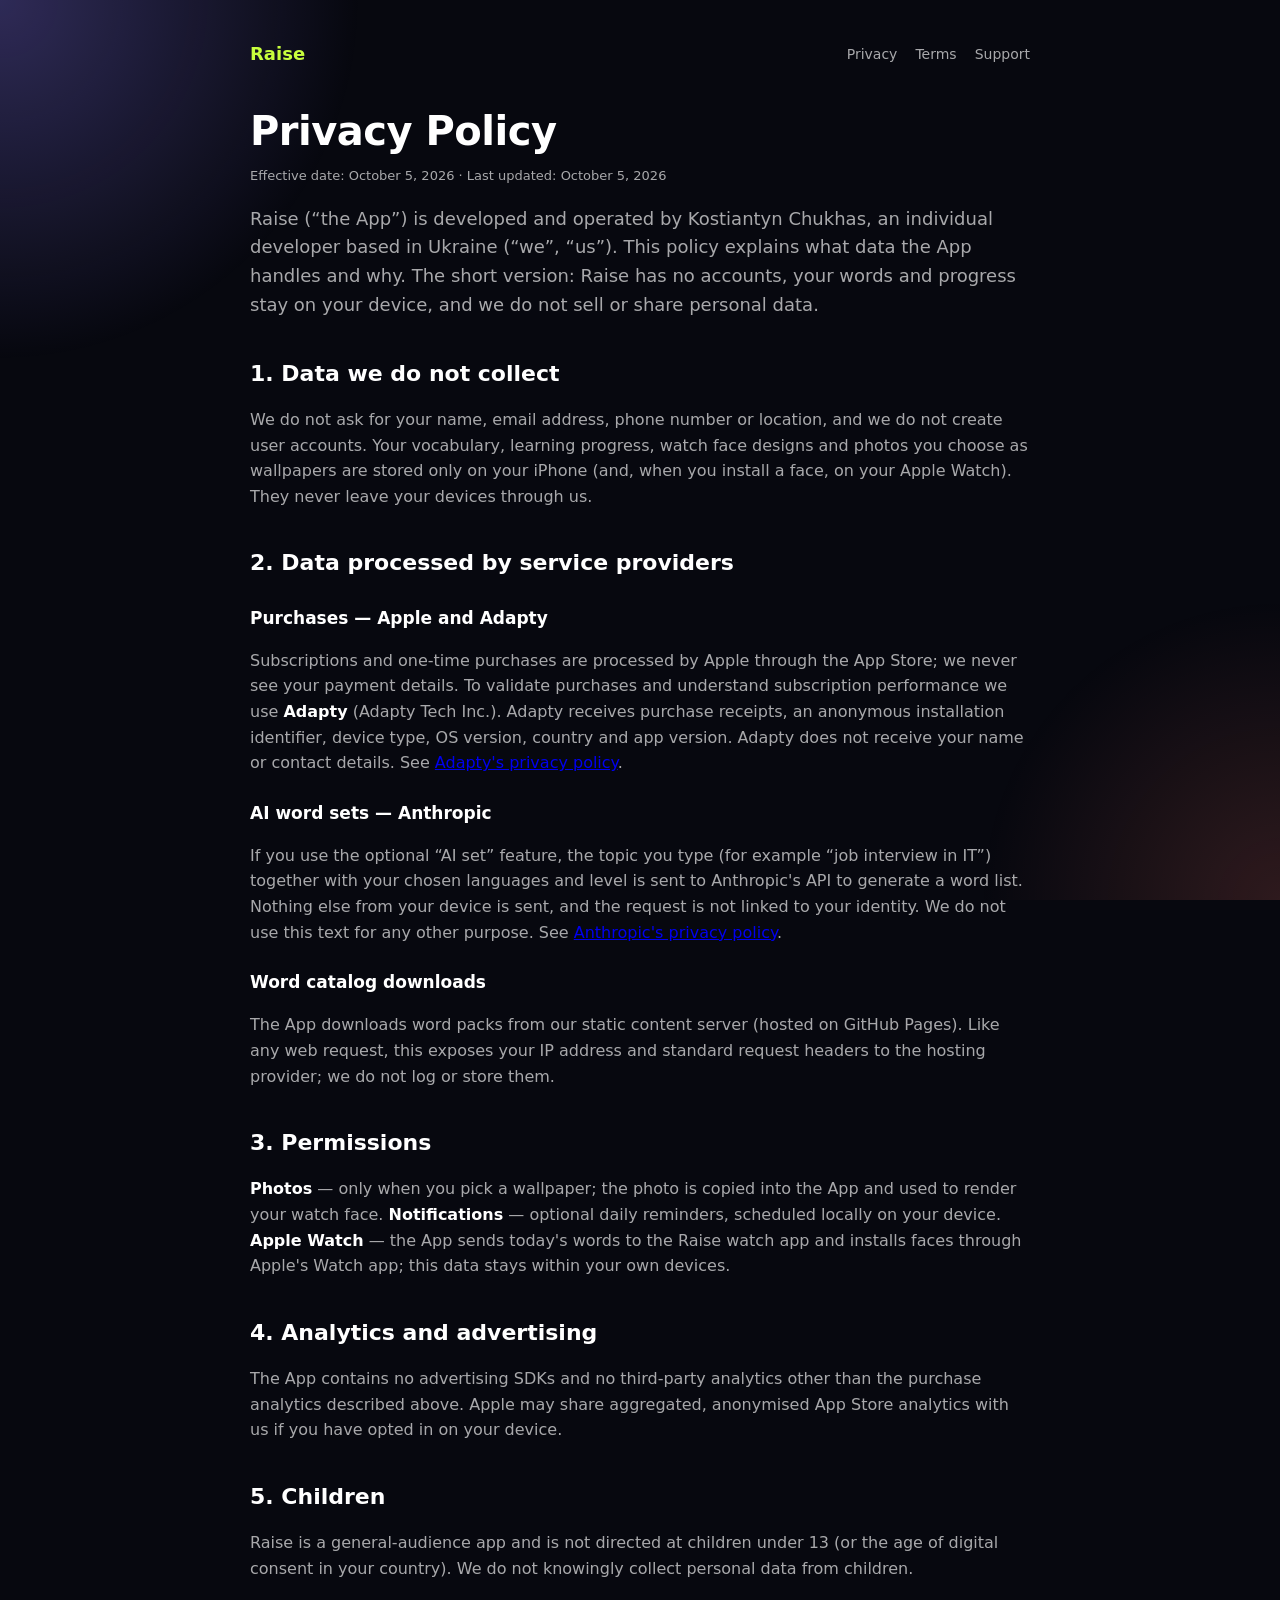
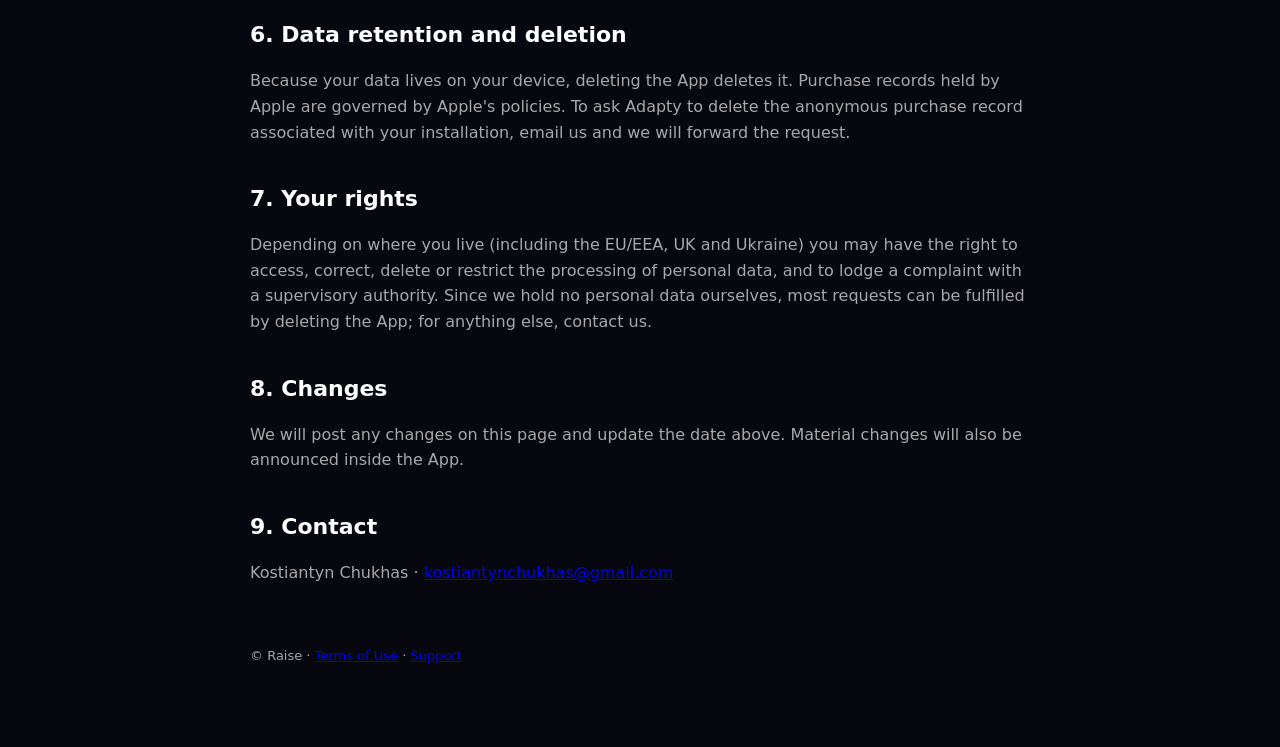
<file: privacy.html>
<!doctype html><html lang="en"><head><meta charset="utf-8"><meta name="viewport" content="width=device-width,initial-scale=1"><title>Raise — Privacy Policy</title><link rel="stylesheet" href="_style.css"></head>
<body><div class="wrap"><nav><a class="brand" href="index.html">Raise</a><a href="privacy.html">Privacy</a><a href="terms.html">Terms</a><a href="support.html">Support</a></nav>
<h1>Privacy Policy</h1><p class="muted">Effective date: October 5, 2026 · Last updated: October 5, 2026</p>
<p class="lead">Raise (“the App”) is developed and operated by Kostiantyn Chukhas, an individual developer based in Ukraine (“we”, “us”). This policy explains what data the App handles and why. The short version: Raise has no accounts, your words and progress stay on your device, and we do not sell or share personal data.</p>

<h2>1. Data we do not collect</h2><p>We do not ask for your name, email address, phone number or location, and we do not create user accounts. Your vocabulary, learning progress, watch face designs and photos you choose as wallpapers are stored only on your iPhone (and, when you install a face, on your Apple Watch). They never leave your devices through us.</p>

<h2>2. Data processed by service providers</h2>
<h3>Purchases — Apple and Adapty</h3><p>Subscriptions and one-time purchases are processed by Apple through the App Store; we never see your payment details. To validate purchases and understand subscription performance we use <strong>Adapty</strong> (Adapty Tech Inc.). Adapty receives purchase receipts, an anonymous installation identifier, device type, OS version, country and app version. Adapty does not receive your name or contact details. See <a href="https://adapty.io/privacy/">Adapty's privacy policy</a>.</p>
<h3>AI word sets — Anthropic</h3><p>If you use the optional “AI set” feature, the topic you type (for example “job interview in IT”) together with your chosen languages and level is sent to Anthropic's API to generate a word list. Nothing else from your device is sent, and the request is not linked to your identity. We do not use this text for any other purpose. See <a href="https://www.anthropic.com/privacy">Anthropic's privacy policy</a>.</p>
<h3>Word catalog downloads</h3><p>The App downloads word packs from our static content server (hosted on GitHub Pages). Like any web request, this exposes your IP address and standard request headers to the hosting provider; we do not log or store them.</p>

<h2>3. Permissions</h2><p><strong>Photos</strong> — only when you pick a wallpaper; the photo is copied into the App and used to render your watch face. <strong>Notifications</strong> — optional daily reminders, scheduled locally on your device. <strong>Apple Watch</strong> — the App sends today's words to the Raise watch app and installs faces through Apple's Watch app; this data stays within your own devices.</p>

<h2>4. Analytics and advertising</h2><p>The App contains no advertising SDKs and no third-party analytics other than the purchase analytics described above. Apple may share aggregated, anonymised App Store analytics with us if you have opted in on your device.</p>

<h2>5. Children</h2><p>Raise is a general-audience app and is not directed at children under 13 (or the age of digital consent in your country). We do not knowingly collect personal data from children.</p>

<h2>6. Data retention and deletion</h2><p>Because your data lives on your device, deleting the App deletes it. Purchase records held by Apple are governed by Apple's policies. To ask Adapty to delete the anonymous purchase record associated with your installation, email us and we will forward the request.</p>

<h2>7. Your rights</h2><p>Depending on where you live (including the EU/EEA, UK and Ukraine) you may have the right to access, correct, delete or restrict the processing of personal data, and to lodge a complaint with a supervisory authority. Since we hold no personal data ourselves, most requests can be fulfilled by deleting the App; for anything else, contact us.</p>

<h2>8. Changes</h2><p>We will post any changes on this page and update the date above. Material changes will also be announced inside the App.</p>

<h2>9. Contact</h2><p>Kostiantyn Chukhas · <a href="mailto:kostiantynchukhas@gmail.com">kostiantynchukhas@gmail.com</a></p>
<footer>© Raise · <a href="terms.html">Terms of Use</a> · <a href="support.html">Support</a></footer></div></body></html>
</file>
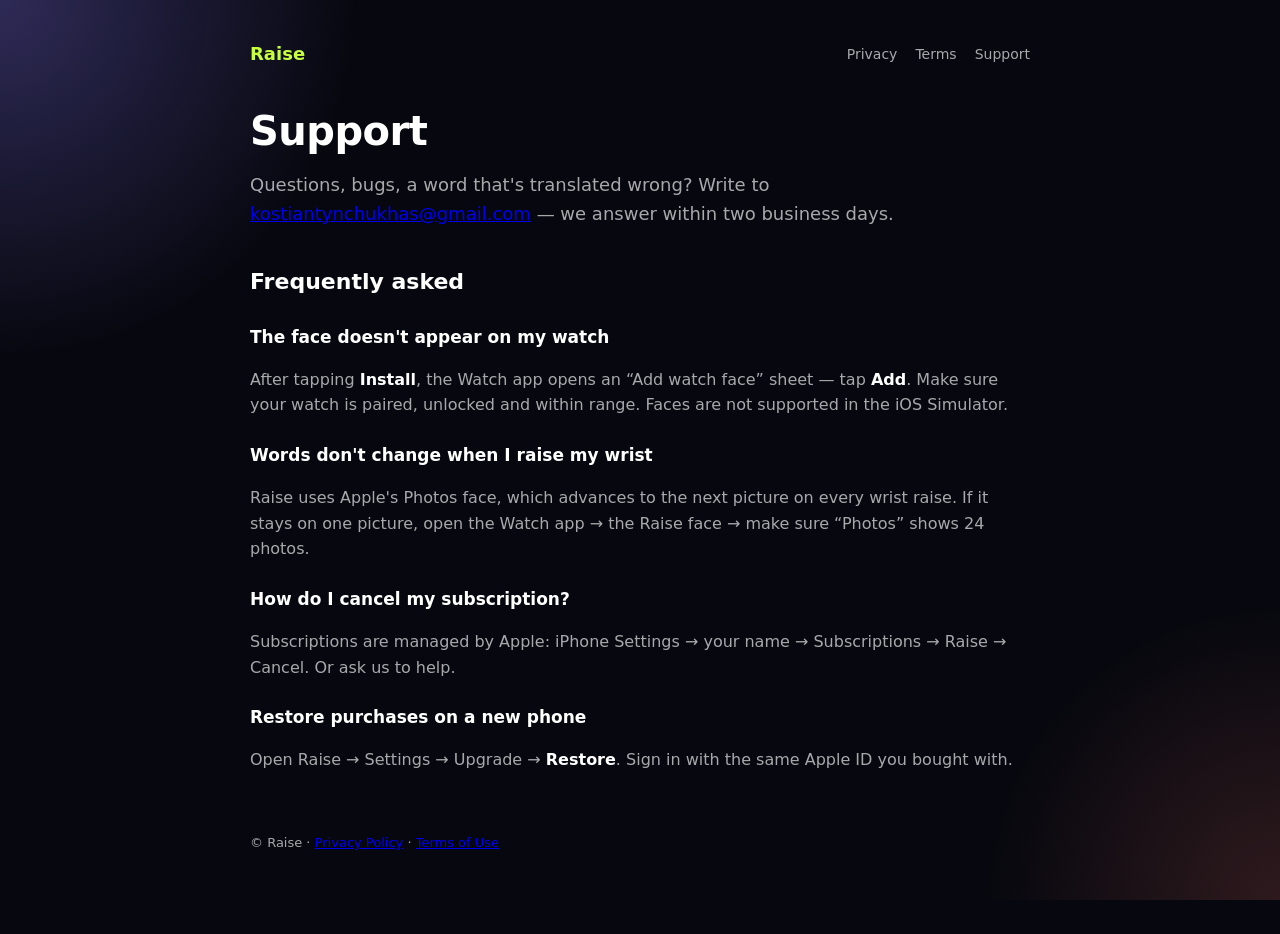
<file: support.html>
<!doctype html><html lang="en"><head><meta charset="utf-8"><meta name="viewport" content="width=device-width,initial-scale=1"><title>Raise — Support</title><link rel="stylesheet" href="_style.css"></head>
<body><div class="wrap"><nav><a class="brand" href="index.html">Raise</a><a href="privacy.html">Privacy</a><a href="terms.html">Terms</a><a href="support.html">Support</a></nav>
<h1>Support</h1><p class="lead">Questions, bugs, a word that's translated wrong? Write to <a href="mailto:kostiantynchukhas@gmail.com">kostiantynchukhas@gmail.com</a> — we answer within two business days.</p>
<h2>Frequently asked</h2>
<h3>The face doesn't appear on my watch</h3><p>After tapping <strong>Install</strong>, the Watch app opens an “Add watch face” sheet — tap <strong>Add</strong>. Make sure your watch is paired, unlocked and within range. Faces are not supported in the iOS Simulator.</p>
<h3>Words don't change when I raise my wrist</h3><p>Raise uses Apple's Photos face, which advances to the next picture on every wrist raise. If it stays on one picture, open the Watch app → the Raise face → make sure “Photos” shows 24 photos.</p>
<h3>How do I cancel my subscription?</h3><p>Subscriptions are managed by Apple: iPhone Settings → your name → Subscriptions → Raise → Cancel. Or ask us to help.</p>
<h3>Restore purchases on a new phone</h3><p>Open Raise → Settings → Upgrade → <strong>Restore</strong>. Sign in with the same Apple ID you bought with.</p>
<footer>© Raise · <a href="privacy.html">Privacy Policy</a> · <a href="terms.html">Terms of Use</a></footer></div></body></html>
</file>
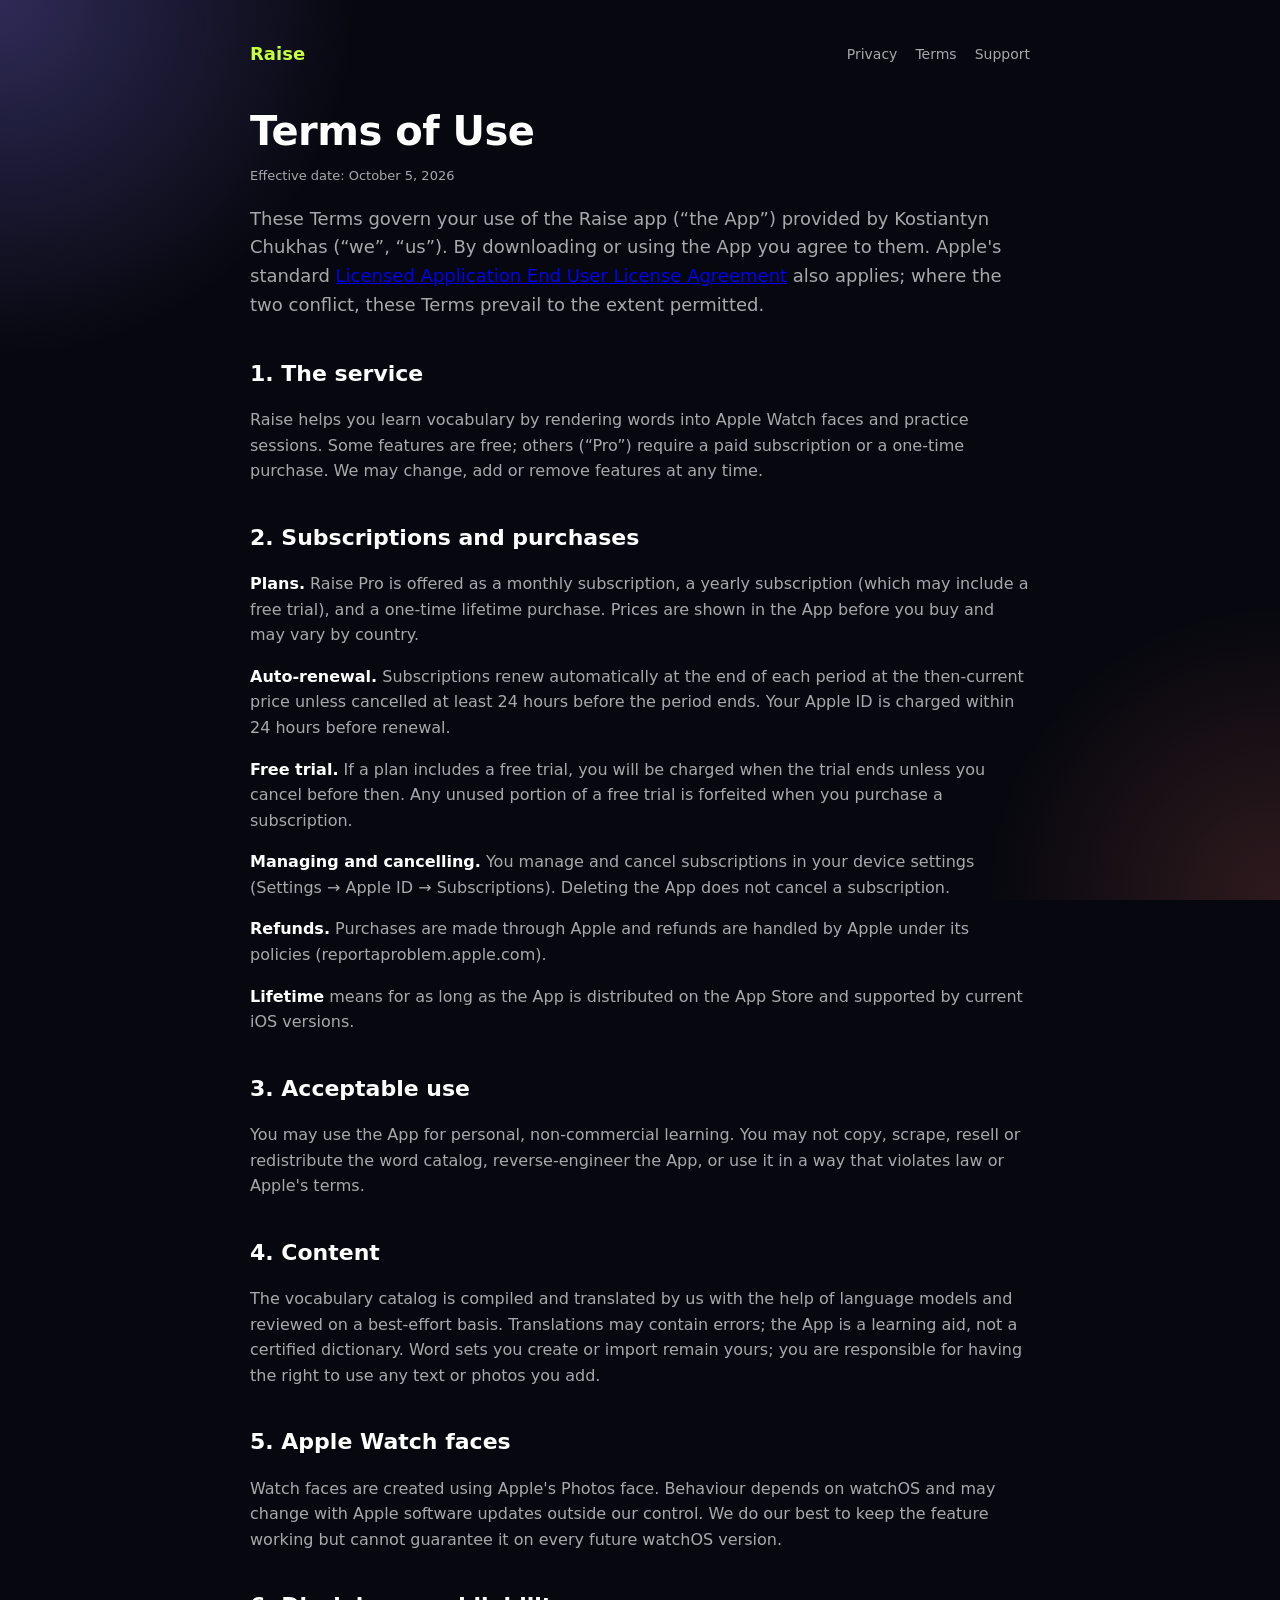
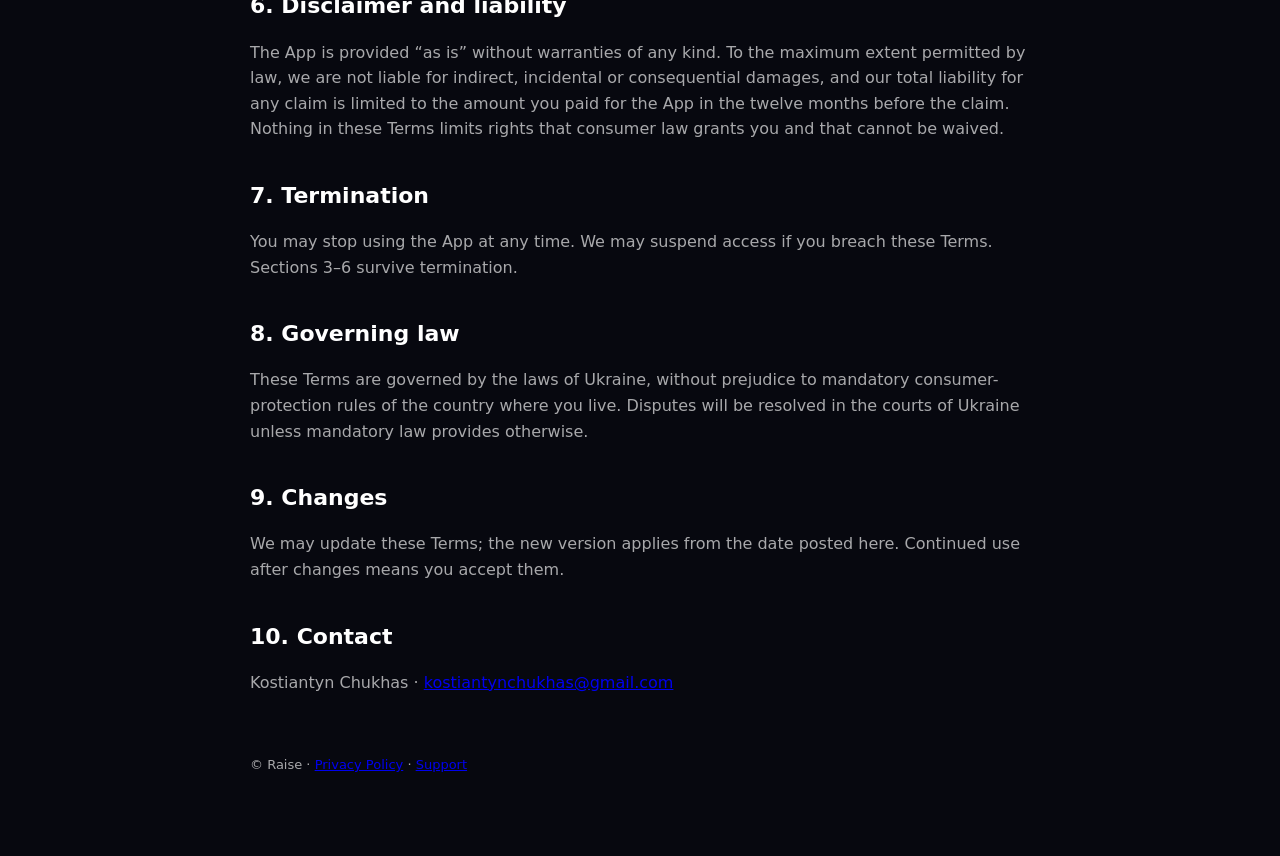
<file: terms.html>
<!doctype html><html lang="en"><head><meta charset="utf-8"><meta name="viewport" content="width=device-width,initial-scale=1"><title>Raise — Terms of Use</title><link rel="stylesheet" href="_style.css"></head>
<body><div class="wrap"><nav><a class="brand" href="index.html">Raise</a><a href="privacy.html">Privacy</a><a href="terms.html">Terms</a><a href="support.html">Support</a></nav>
<h1>Terms of Use</h1><p class="muted">Effective date: October 5, 2026</p>
<p class="lead">These Terms govern your use of the Raise app (“the App”) provided by Kostiantyn Chukhas (“we”, “us”). By downloading or using the App you agree to them. Apple's standard <a href="https://www.apple.com/legal/internet-services/itunes/dev/stdeula/">Licensed Application End User License Agreement</a> also applies; where the two conflict, these Terms prevail to the extent permitted.</p>

<h2>1. The service</h2><p>Raise helps you learn vocabulary by rendering words into Apple Watch faces and practice sessions. Some features are free; others (“Pro”) require a paid subscription or a one-time purchase. We may change, add or remove features at any time.</p>

<h2>2. Subscriptions and purchases</h2>
<p><strong>Plans.</strong> Raise Pro is offered as a monthly subscription, a yearly subscription (which may include a free trial), and a one-time lifetime purchase. Prices are shown in the App before you buy and may vary by country.</p>
<p><strong>Auto-renewal.</strong> Subscriptions renew automatically at the end of each period at the then-current price unless cancelled at least 24 hours before the period ends. Your Apple ID is charged within 24 hours before renewal.</p>
<p><strong>Free trial.</strong> If a plan includes a free trial, you will be charged when the trial ends unless you cancel before then. Any unused portion of a free trial is forfeited when you purchase a subscription.</p>
<p><strong>Managing and cancelling.</strong> You manage and cancel subscriptions in your device settings (Settings → Apple ID → Subscriptions). Deleting the App does not cancel a subscription.</p>
<p><strong>Refunds.</strong> Purchases are made through Apple and refunds are handled by Apple under its policies (reportaproblem.apple.com).</p>
<p><strong>Lifetime</strong> means for as long as the App is distributed on the App Store and supported by current iOS versions.</p>

<h2>3. Acceptable use</h2><p>You may use the App for personal, non-commercial learning. You may not copy, scrape, resell or redistribute the word catalog, reverse-engineer the App, or use it in a way that violates law or Apple's terms.</p>

<h2>4. Content</h2><p>The vocabulary catalog is compiled and translated by us with the help of language models and reviewed on a best-effort basis. Translations may contain errors; the App is a learning aid, not a certified dictionary. Word sets you create or import remain yours; you are responsible for having the right to use any text or photos you add.</p>

<h2>5. Apple Watch faces</h2><p>Watch faces are created using Apple's Photos face. Behaviour depends on watchOS and may change with Apple software updates outside our control. We do our best to keep the feature working but cannot guarantee it on every future watchOS version.</p>

<h2>6. Disclaimer and liability</h2><p>The App is provided “as is” without warranties of any kind. To the maximum extent permitted by law, we are not liable for indirect, incidental or consequential damages, and our total liability for any claim is limited to the amount you paid for the App in the twelve months before the claim. Nothing in these Terms limits rights that consumer law grants you and that cannot be waived.</p>

<h2>7. Termination</h2><p>You may stop using the App at any time. We may suspend access if you breach these Terms. Sections 3–6 survive termination.</p>

<h2>8. Governing law</h2><p>These Terms are governed by the laws of Ukraine, without prejudice to mandatory consumer-protection rules of the country where you live. Disputes will be resolved in the courts of Ukraine unless mandatory law provides otherwise.</p>

<h2>9. Changes</h2><p>We may update these Terms; the new version applies from the date posted here. Continued use after changes means you accept them.</p>

<h2>10. Contact</h2><p>Kostiantyn Chukhas · <a href="mailto:kostiantynchukhas@gmail.com">kostiantynchukhas@gmail.com</a></p>
<footer>© Raise · <a href="privacy.html">Privacy Policy</a> · <a href="support.html">Support</a></footer></div></body></html>
</file>
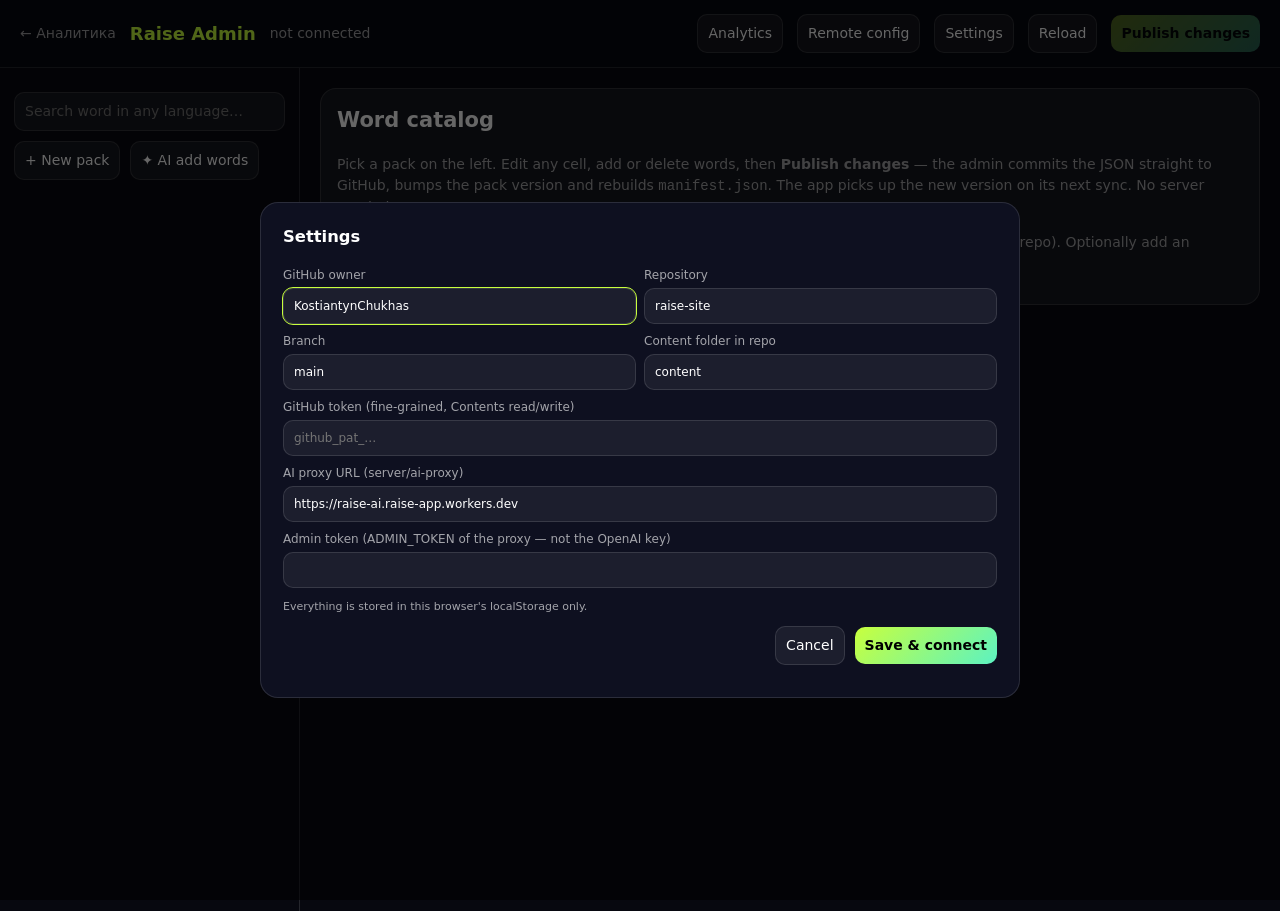
<file: admin/catalog.html>
<!doctype html>
<html lang="en"><head><meta charset="utf-8"><meta name="viewport" content="width=device-width,initial-scale=1">
<title>Raise Admin — word catalog</title><meta name="robots" content="noindex">
<style>
:root{--bg:#07080F;--panel:#0E1020;--card:rgba(255,255,255,.06);--stroke:rgba(255,255,255,.12);--ink:#fff;--muted:rgba(255,255,255,.62);--lime:#C8FF3D;--mint:#5CF2C2;--violet:#8B7CFF;--coral:#FF7A6B;--amber:#FFC65C}
*{box-sizing:border-box}body{margin:0;background:var(--bg);color:var(--ink);font:14px/1.5 -apple-system,BlinkMacSystemFont,Inter,system-ui,sans-serif}
header{display:flex;gap:14px;align-items:center;padding:14px 20px;border-bottom:1px solid var(--stroke);position:sticky;top:0;background:rgba(7,8,15,.9);backdrop-filter:blur(12px);z-index:5}
header b{color:var(--lime);font-size:18px}header .sp{flex:1}
.layout{display:grid;grid-template-columns:300px 1fr;min-height:calc(100vh - 57px)}
aside{border-right:1px solid var(--stroke);padding:14px;overflow:auto;max-height:calc(100vh - 57px)}
main{padding:20px;overflow:auto}
input,select,textarea,button{font:inherit;color:var(--ink);background:var(--card);border:1px solid var(--stroke);border-radius:10px;padding:8px 10px}
input:focus,textarea:focus{outline:1px solid var(--lime)}
button{cursor:pointer}button.primary{background:linear-gradient(135deg,var(--lime),var(--mint));color:#000;font-weight:800;border:0}
button.danger{color:var(--coral)}button:disabled{opacity:.4;cursor:default}
.pack{padding:8px 10px;border-radius:10px;cursor:pointer;display:flex;justify-content:space-between;align-items:center;gap:8px}.pack:hover{background:var(--card)}.pack.on{background:rgba(200,255,61,.12);outline:1px solid var(--lime)}
.pack small{color:var(--muted)}.tag{font-size:11px;padding:2px 7px;border-radius:99px;background:rgba(255,255,255,.1)}.tag.pro{background:rgba(255,198,92,.18);color:var(--amber)}
.topic{margin:12px 0 4px;font-size:11px;letter-spacing:.08em;color:var(--muted);text-transform:uppercase}
table{width:100%;border-collapse:collapse}th,td{text-align:left;padding:6px 8px;border-bottom:1px solid var(--stroke);vertical-align:top}th{font-size:11px;color:var(--muted);text-transform:uppercase;letter-spacing:.06em}
td input{width:100%;padding:5px 7px;border-radius:7px}td.id{color:var(--muted);font-size:12px;white-space:nowrap}
.row{display:flex;gap:10px;align-items:center;flex-wrap:wrap;margin:10px 0}
.card{background:var(--card);border:1px solid var(--stroke);border-radius:16px;padding:16px;margin-bottom:16px}
.toast{position:fixed;right:20px;bottom:20px;background:#1a1d33;border:1px solid var(--stroke);padding:12px 16px;border-radius:12px;max-width:420px;display:none}
.toast.show{display:block}.toast.err{border-color:var(--coral)}
.dirty{color:var(--amber)}.muted{color:var(--muted)}.grid10{display:grid;grid-template-columns:repeat(5,1fr);gap:8px}
label.f{display:flex;flex-direction:column;gap:4px;font-size:12px;color:var(--muted)}
dialog{background:var(--panel);color:var(--ink);border:1px solid var(--stroke);border-radius:18px;padding:22px;width:min(760px,92vw)}dialog::backdrop{background:rgba(0,0,0,.6)}
.kbd{font-size:11px;color:var(--muted)}
</style></head>
<body>
<header><a href="./" style="color:var(--muted);text-decoration:none">← Аналитика</a><b>Raise Admin</b><span class="muted" id="repoLabel">not connected</span><span class="sp"></span>
<span id="dirtyLabel" class="dirty"></span>
<button id="btnStats">Analytics</button><button id="btnConfig">Remote config</button><button id="btnSettings">Settings</button><button id="btnReload">Reload</button><button class="primary" id="btnPublish" disabled>Publish changes</button></header>

<div class="layout">
<aside>
  <div class="row"><input id="search" placeholder="Search word in any language…" style="flex:1"></div>
  <div class="row"><button id="btnNewPack">+ New pack</button><button id="btnAI">✦ AI add words</button></div>
  <div id="packList"></div>
</aside>
<main>
  <div id="empty" class="card"><h2 style="margin-top:0">Word catalog</h2>
  <p class="muted">Pick a pack on the left. Edit any cell, add or delete words, then <b>Publish changes</b> — the admin commits the JSON straight to GitHub, bumps the pack version and rebuilds <code>manifest.json</code>. The app picks up the new version on its next sync. No server needed.</p>
  <p class="muted">First time: open <b>Settings</b> and paste a GitHub token (fine-grained, <i>Contents: read & write</i> on this repo). Optionally add an Anthropic API key to translate new words automatically.</p></div>
  <div id="editor" style="display:none">
    <div class="card">
      <div class="row">
        <h2 id="packTitle" style="margin:0"></h2><span class="tag" id="packMeta"></span>
        <span class="sp" style="flex:1"></span>
        <label class="f">Level <select id="packLevel"><option>a1</option><option>a2</option><option>b1</option><option>b2</option><option>c1</option></select></label>
        <label class="f">Pro <select id="packPremium"><option value="true">yes</option><option value="false">free</option></select></label>
        <button id="btnAddRow">+ Add word</button>
        <button class="danger" id="btnDeletePack">Delete pack</button>
      </div>
      <p class="muted" style="margin:4px 0 0">Tip: the app shows a word for a language pair only when both languages are filled. Keep strings short (≤ 60 chars) — they're rendered on a watch face.</p>
    </div>
    <div class="card" style="padding:0;overflow:auto"><table id="tbl"><thead><tr><th>id</th><th>en</th><th>uk</th><th>ru</th><th>pl</th><th>de</th><th>fr</th><th>es</th><th>it</th><th>pt</th><th>tr</th><th>example (en)</th><th></th></tr></thead><tbody></tbody></table></div>
  </div>
</main>
</div>

<dialog id="dlgConfig" style="width:min(640px,96vw)"><div class="row" style="margin-top:0"><h3 style="margin:0">Remote config</h3><span class="sp" style="flex:1"></span><button onclick="this.closest('dialog').close()">Close</button></div>
<p class="muted" style="margin-top:0">Changes reach the app on its next launch (cached up to 1 minute).</p>
<div class="card" style="display:flex;align-items:center;gap:14px"><div style="flex:1"><b>Rating request on onboarding</b><div class="muted" style="font-size:13px">Shows the App Store rating prompt on the 2nd onboarding screen (languages). Key: <code>onboarding_rating</code></div></div>
<label style="display:flex;align-items:center;gap:8px"><input type="checkbox" id="rcRating" style="width:22px;height:22px"> <span id="rcRatingTxt">Off</span></label></div>
<details style="margin-top:10px"><summary class="muted">Raw JSON (advanced)</summary><textarea id="rcRaw" style="width:100%;height:180px;margin-top:8px;font-family:ui-monospace,Menlo,monospace;font-size:13px"></textarea></details>
<div class="row"><span id="rcMsg" class="muted"></span><span class="sp" style="flex:1"></span><button class="primary" id="rcSave">Save</button></div></dialog>
<dialog id="dlgStats" style="width:min(1100px,96vw)"><div class="row" style="margin-top:0"><h3 style="margin:0">Analytics</h3><span class="sp" style="flex:1"></span>
<div class="row" style="margin:0;gap:6px"><button class="stTab primary" data-t="overview">Overview</button><button class="stTab" data-t="users">Users</button><button class="stTab" data-t="events">All steps</button></div>
<select id="stDays"><option value="7">7 days</option><option value="30" selected>30 days</option><option value="90">90 days</option></select>
<button id="stLoad">Refresh</button><button onclick="this.closest('dialog').close()">Close</button></div>
<div id="stBody" class="muted">Loading…</div></dialog>
<style>.bar{height:22px;border-radius:7px;background:linear-gradient(90deg,var(--lime),var(--mint));min-width:2px}.brow{display:grid;grid-template-columns:170px 1fr 120px;gap:10px;align-items:center;margin:6px 0;font-size:13px}.kpis{display:grid;grid-template-columns:repeat(4,1fr);gap:10px}.kpi b{font-size:24px;display:block}.drop{color:var(--coral);font-size:12px}.urow{cursor:pointer}.urow:hover td{background:rgba(255,255,255,.04)}.mono{font-family:ui-monospace,Menlo,monospace;font-size:12px}.sess td{background:rgba(200,255,61,.08);font-weight:700}.pill{display:inline-block;padding:1px 7px;border-radius:99px;font-size:11px;background:var(--card);border:1px solid var(--stroke)}.pro{color:#000;background:var(--lime);border:0}</style>
<dialog id="dlgSettings"><h3 style="margin-top:0">Settings</h3>
<div class="grid10" style="grid-template-columns:1fr 1fr">
<label class="f">GitHub owner <input id="sOwner" value="KostiantynChukhas" placeholder="your-github-username"></label>
<label class="f">Repository <input id="sRepo" value="raise-site" placeholder="raise-site"></label>
<label class="f">Branch <input id="sBranch" value="main"></label>
<label class="f">Content folder in repo <input id="sPath" value="content"></label>
<label class="f" style="grid-column:1/3">GitHub token (fine-grained, Contents read/write) <input id="sToken" type="password" placeholder="github_pat_…"></label>
<label class="f" style="grid-column:1/3">AI proxy URL (server/ai-proxy) <input id="sProxy" value="https://raise-ai.raise-app.workers.dev"></label>
<label class="f" style="grid-column:1/3">Admin token (ADMIN_TOKEN of the proxy — not the OpenAI key) <input id="sAdmintoken" type="password"></label>
</div>
<p class="kbd">Everything is stored in this browser's localStorage only.</p>
<div class="row" style="justify-content:flex-end"><button id="sCancel">Cancel</button><button class="primary" id="sSave">Save & connect</button></div></dialog>

<dialog id="dlgNewPack"><h3 style="margin-top:0">New pack</h3>
<div class="grid10" style="grid-template-columns:1fr 1fr">
<label class="f">Topic (a-z, used as id prefix) <input id="npTopic" placeholder="e.g. medicine"></label>
<label class="f">Level <select id="npLevel"><option>a1</option><option>a2</option><option>b1</option><option>b2</option><option>c1</option></select></label>
</div><p class="muted">Topics the app knows: general, travel, food, work, it, business, health, shopping, home, family, emotions, education, finance, transport, nature, sports, culture, relationships, emergency, phrases. A new topic name will show as “Everyday” in the app until the app adds it — prefer existing topics.</p>
<div class="row" style="justify-content:flex-end"><button id="npCancel">Cancel</button><button class="primary" id="npCreate">Create</button></div></dialog>

<dialog id="dlgAI"><h3 style="margin-top:0">AI: add words to <span id="aiPack"></span></h3>
<label class="f">Describe what to add (or paste a list of English words)<textarea id="aiPrompt" rows="4" placeholder="e.g. 15 words about renting a car: deposit, insurance, mileage…"></textarea></label>
<div class="row"><label class="f">How many <input id="aiCount" type="number" value="10" min="1" max="40" style="width:90px"></label><span class="muted">Translates into all 10 languages; you review before publishing.</span></div>
<div class="row" style="justify-content:flex-end"><button id="aiCancel">Cancel</button><button class="primary" id="aiRun">Generate</button></div></dialog>

<div class="toast" id="toast"></div>
<script>
const LANGS=["en","uk","ru","pl","de","fr","es","it","pt","tr"];
const LEVELS=["a1","a2","b1","b2","c1"];
const S={get:k=>localStorage.getItem("raise_"+k)||"",set:(k,v)=>localStorage.setItem("raise_"+k,v)};
let manifest=null, packs={}, shas={}, dirty=new Set(), current=null, deleted=new Set();

const $=s=>document.querySelector(s);
function toast(msg,err){const t=$("#toast");t.textContent=msg;t.className="toast show"+(err?" err":"");clearTimeout(t._x);t._x=setTimeout(()=>t.className="toast",err?6000:3000)}

function cfg(){const px=(S.get("proxy")||"https://raise-ai.raise-app.workers.dev").replace("raise-ai.k-chukhas.workers.dev","raise-ai.raise-app.workers.dev");return{owner:S.get("owner"),repo:S.get("repo"),branch:S.get("branch")||"main",path:(S.get("path")||"content").replace(/^\/|\/$/g,""),token:S.get("token"),proxy:px.replace(/\/$/,""),admintoken:S.get("admintoken")}}
function api(p,opt={}){const c=cfg();return fetch("https://api.github.com"+p,{...opt,headers:{Authorization:"Bearer "+c.token,Accept:"application/vnd.github+json","X-GitHub-Api-Version":"2022-11-28",...(opt.headers||{})}})}
const b64e=s=>btoa(unescape(encodeURIComponent(s))), b64d=s=>decodeURIComponent(escape(atob(s.replace(/\n/g,""))));

async function getFile(path){const c=cfg();const r=await api(`/repos/${c.owner}/${c.repo}/contents/${c.path}/${path}?ref=${c.branch}`);if(!r.ok)throw new Error(path+": "+r.status);const j=await r.json();return{sha:j.sha,text:b64d(j.content)}}
async function putFile(path,text,msg,sha){const c=cfg();const r=await api(`/repos/${c.owner}/${c.repo}/contents/${c.path}/${path}`,{method:"PUT",body:JSON.stringify({message:msg,content:b64e(text),branch:c.branch,...(sha?{sha}:{})})});if(!r.ok)throw new Error("PUT "+path+": "+r.status+" "+(await r.text()).slice(0,200));return(await r.json()).content.sha}
async function delFile(path,msg,sha){const c=cfg();const r=await api(`/repos/${c.owner}/${c.repo}/contents/${c.path}/${path}`,{method:"DELETE",body:JSON.stringify({message:msg,sha,branch:c.branch})});if(!r.ok)throw new Error("DELETE "+path+": "+r.status)}

async function load(){
  const c=cfg();if(!c.owner||!c.repo||!c.token){$("#dlgSettings").showModal();return}
  $("#repoLabel").textContent=`${c.owner}/${c.repo} · ${c.path}`;
  try{
    const m=await getFile("manifest.json");manifest=JSON.parse(m.text);shas["manifest.json"]=m.sha;
    packs={};dirty.clear();deleted.clear();
    await Promise.all(manifest.packs.map(async p=>{const f=await getFile(p.url);packs[p.id]=JSON.parse(f.text);shas[p.url]=f.sha}));
    renderList();updateDirty();toast(`Loaded ${manifest.packs.length} packs, ${Object.values(packs).reduce((a,p)=>a+p.concepts.length,0)} words`);
  }catch(e){toast("Load failed: "+e.message,true)}
}
function renderList(){
  const q=$("#search").value.trim().toLowerCase();const el=$("#packList");el.innerHTML="";
  const byTopic={};manifest.packs.forEach(p=>{(byTopic[p.topic]=byTopic[p.topic]||[]).push(p)});
  for(const topic of Object.keys(byTopic).sort()){
    const h=document.createElement("div");h.className="topic";h.textContent=topic;el.appendChild(h);
    for(const p of byTopic[topic].sort((a,b)=>LEVELS.indexOf(a.level)-LEVELS.indexOf(b.level))){
      const pk=packs[p.id];if(!pk)continue;
      const hits=q?pk.concepts.filter(c=>Object.values(c.t).some(v=>v.toLowerCase().includes(q))).length:null;
      if(q&&!hits)continue;
      const d=document.createElement("div");d.className="pack"+(current===p.id?" on":"");
      d.innerHTML=`<span>${p.level.toUpperCase()} <small>${pk.concepts.length} words${hits!=null?` · ${hits} hits`:""}</small>${dirty.has(p.id)?' <span class="dirty">●</span>':""}</span><span class="tag ${p.premium?"pro":""}">${p.premium?"Pro":"free"}</span>`;
      d.onclick=()=>{current=p.id;renderList();renderEditor()};el.appendChild(d);
    }
  }
}
function metaOf(id){return manifest.packs.find(p=>p.id===id)}
function renderEditor(){
  const p=packs[current],m=metaOf(current);if(!p){$("#editor").style.display="none";$("#empty").style.display="";return}
  $("#empty").style.display="none";$("#editor").style.display="";
  $("#packTitle").textContent=`${p.topic} · ${p.level.toUpperCase()}`;$("#packMeta").textContent=`v${p.version} · ${p.concepts.length} words`;
  $("#packLevel").value=p.level;$("#packPremium").value=String(m.premium);
  const q=$("#search").value.trim().toLowerCase();
  const tb=$("#tbl tbody");tb.innerHTML="";
  p.concepts.forEach((c,i)=>{
    if(q&&!Object.values(c.t).some(v=>v.toLowerCase().includes(q)))return;
    const tr=document.createElement("tr");
    tr.innerHTML=`<td class="id">${c.id.replace(p.topic+".","")}</td>`+LANGS.map(l=>`<td><input data-i="${i}" data-l="${l}" value="${esc(c.t[l]||"")}"></td>`).join("")+`<td><input data-i="${i}" data-l="ex" value="${esc((c.ex&&c.ex.en)||"")}"></td><td><button class="danger" data-del="${i}">✕</button></td>`;
    tb.appendChild(tr);
  });
}
const esc=s=>s.replace(/&/g,"&amp;").replace(/"/g,"&quot;").replace(/</g,"&lt;");
function markDirty(id){dirty.add(id);updateDirty();renderList()}
function updateDirty(){const n=dirty.size+deleted.size;$("#dirtyLabel").textContent=n?`${n} unpublished change${n>1?"s":""}`:"";$("#btnPublish").disabled=!n}

$("#tbl").addEventListener("input",e=>{const i=+e.target.dataset.i,l=e.target.dataset.l;if(isNaN(i))return;const c=packs[current].concepts[i];
  if(l==="ex"){c.ex=c.ex||{};c.ex.en=e.target.value}else c.t[l]=e.target.value;markDirty(current)});
$("#tbl").addEventListener("click",e=>{const i=e.target.dataset.del;if(i==null)return;const c=packs[current].concepts[+i];if(!confirm(`Delete "${c.t.en}"?`))return;packs[current].concepts.splice(+i,1);markDirty(current);renderEditor()});
$("#btnAddRow").onclick=()=>{const en=prompt("English word / phrase:");if(!en)return;addConcept(current,{en});renderEditor();markDirty(current);
  const rows=$("#tbl tbody").children;rows[rows.length-1].scrollIntoView();};
function slug(s){return s.toLowerCase().replace(/[^a-z0-9]+/g,"-").replace(/^-|-$/g,"")}
function addConcept(id,t,ex){const p=packs[id];let cid=p.topic+"."+slug(t.en||"word"),n=2;while(p.concepts.some(c=>c.id===cid))cid=p.topic+"."+slug(t.en)+"-"+n++;
  const full={};LANGS.forEach(l=>full[l]=t[l]||"");p.concepts.push({id:cid,t:full,...(ex?{ex:{en:ex}}:{})})}
$("#packLevel").onchange=e=>{const p=packs[current];const m=metaOf(current);p.level=e.target.value;m.level=p.level;markDirty(current);renderEditor()};
$("#packPremium").onchange=e=>{metaOf(current).premium=e.target.value==="true";dirty.add("__manifest__");updateDirty();renderList()};
$("#btnDeletePack").onclick=()=>{if(!confirm("Delete this whole pack from the catalog?"))return;const m=metaOf(current);deleted.add(m.url);manifest.packs=manifest.packs.filter(p=>p.id!==current);delete packs[current];dirty.delete(current);current=null;dirty.add("__manifest__");updateDirty();renderList();renderEditor()};
$("#btnNewPack").onclick=()=>$("#dlgNewPack").showModal();$("#npCancel").onclick=()=>$("#dlgNewPack").close();
$("#npCreate").onclick=()=>{const topic=slug($("#npTopic").value),level=$("#npLevel").value;if(!topic)return;const id=`${topic}-${level}`;if(packs[id]){toast("Pack exists",true);return}
  packs[id]={id,topic,level,version:0,concepts:[]};manifest.packs.push({id,topic,level,count:0,url:`packs/${id}.json`,version:0,premium:level!=="a1"});dirty.add(id);dirty.add("__manifest__");current=id;$("#dlgNewPack").close();updateDirty();renderList();renderEditor()};

$("#btnAI").onclick=()=>{if(!current){toast("Pick a pack first",true);return}if(!cfg().proxy||!cfg().admintoken){toast("Add the AI proxy URL and admin token in Settings",true);return}$("#aiPack").textContent=current;$("#dlgAI").showModal()};
$("#aiCancel").onclick=()=>$("#dlgAI").close();
$("#aiRun").onclick=async()=>{const p=packs[current];const n=+$("#aiCount").value||10;const existing=new Set(Object.values(packs).flatMap(x=>x.concepts.map(c=>c.t.en.toLowerCase())));
  $("#aiRun").disabled=true;$("#aiRun").textContent="Generating…";
  try{
    const r=await fetch(cfg().proxy+"/admin/pack",{method:"POST",headers:{"content-type":"application/json","authorization":"Bearer "+cfg().admintoken},body:JSON.stringify({topic:p.topic,level:p.level,count:n,avoid:[...existing].slice(0,400),prompt:$("#aiPrompt").value})});
    if(!r.ok)throw new Error("proxy "+r.status+" "+(await r.text()).slice(0,160));
    const arr=(await r.json()).words||[];
    let added=0;for(const row of arr){if(!row.en||existing.has(row.en.toLowerCase()))continue;addConcept(current,row,row.ex);added++}
    markDirty(current);renderEditor();$("#dlgAI").close();toast(`Added ${added} words — review, then publish`);
  }catch(e){toast("AI failed: "+e.message,true)}finally{$("#aiRun").disabled=false;$("#aiRun").textContent="Generate"}};

$("#btnPublish").onclick=async()=>{
  const btn=$("#btnPublish");btn.disabled=true;btn.textContent="Publishing…";
  try{
    for(const url of deleted){await delFile(url,`content: remove ${url}`,shas[url]);delete shas[url]}
    for(const id of [...dirty]){if(id==="__manifest__")continue;const p=packs[id];const m=metaOf(id);
      p.version=(p.version||0)+1;m.version=p.version;m.count=p.concepts.length;
      // light validation
      const bad=p.concepts.filter(c=>!c.t.en);if(bad.length)throw new Error(`${id}: ${bad.length} words without English`);
      shas[m.url]=await putFile(m.url,JSON.stringify(p,null,1),`content: ${id} v${p.version} (${p.concepts.length} words)`,shas[m.url]);dirty.delete(id)}
    manifest.version=(manifest.version||0)+1;manifest.updatedAt=new Date().toISOString();
    manifest.packs.forEach(m=>{m.count=packs[m.id]?packs[m.id].concepts.length:m.count});
    shas["manifest.json"]=await putFile("manifest.json",JSON.stringify(manifest,null,1),`content: manifest v${manifest.version}`,shas["manifest.json"]);
    dirty.clear();deleted.clear();updateDirty();renderList();renderEditor();toast(`Published manifest v${manifest.version}. GitHub Pages updates in ~1 minute.`);
  }catch(e){toast("Publish failed: "+e.message,true)}finally{btn.textContent="Publish changes";updateDirty()}
};

$("#btnSettings").onclick=()=>{["owner","repo","branch","path","token","proxy","admintoken"].forEach(k=>{const el=$("#s"+k[0].toUpperCase()+k.slice(1));el.value=S.get(k)||el.value});$("#dlgSettings").showModal()};
$("#sCancel").onclick=()=>$("#dlgSettings").close();
$("#sSave").onclick=()=>{["owner","repo","branch","path","token","proxy","admintoken"].forEach(k=>S.set(k,$("#s"+k[0].toUpperCase()+k.slice(1)).value.trim()));$("#dlgSettings").close();load()};
$("#btnReload").onclick=()=>{if(dirty.size&&!confirm("Discard unpublished changes?"))return;load()};
$("#search").oninput=()=>{renderList();if(current)renderEditor()};
window.addEventListener("beforeunload",e=>{if(dirty.size||deleted.size){e.preventDefault();e.returnValue=""}});
const params=new URLSearchParams(location.search);if(params.get("owner")){S.set("owner",params.get("owner"));S.set("repo",params.get("repo")||"raise-site")}
load();

// ---------- Analytics (proxy /admin/stats → D1) ----------
const STEP_LABEL={screen_view:"Screen",app_open:"App opened (foreground)",app_background:"App closed / background",feature_tap:"Feature tapped",ai_generate:"AI set: generate",ai_result:"AI set: result",game_done:"Game finished",practice_done:"Practice finished",placement_answer:"Level test answer",restore:"Restore purchases",onb_done:"Onboarding finished",paywall_close:"Paywall closed",purchase_tap:"Buy tapped",first_open:"App opened",onb_welcome:"Welcome",onb_language:"Languages",onb_goals:"Goals",onb_watch:"Watch size",onb_level:"Level test",onb_result:"Result",paywall_view:"Paywall shown",trial_or_purchase:"Trial / purchase",face_installed:"Face installed"};
async function loadStats(){
  const c=cfg(); if(!c.proxy||!c.admintoken){$("#stBody").innerHTML="Add the AI proxy URL and Admin token in <b>Settings</b> first.";return}
  $("#stBody").textContent="Loading…";
  try{
    const r=await fetch(c.proxy+"/admin/stats",{method:"POST",headers:{"content-type":"application/json","authorization":"Bearer "+c.admintoken},body:JSON.stringify({days:+$("#stDays").value})});
    const d=await r.json(); if(!r.ok) throw new Error(d.error||r.status);
    const top=Math.max(1,...d.funnel.map(f=>f.users));
    let h=`<div class="kpis"><div class="card kpi"><span class="muted">Users</span><b>${d.totals.users||0}</b></div><div class="card kpi"><span class="muted">Events</span><b>${d.totals.events||0}</b></div><div class="card kpi"><span class="muted">Installs</span><b>${d.funnel[0].users}</b></div><div class="card kpi"><span class="muted">Purchases</span><b>${(d.funnel.find(f=>f.step==="trial_or_purchase")||{}).users||0}</b></div></div>`;
    h+=`<div class="card"><h3 style="margin-top:0">Funnel — where users drop off</h3>`;
    d.funnel.forEach((f,i)=>{const prev=i?d.funnel[i-1].users:0;const lost=i&&prev?Math.round((1-f.users/prev)*100):null;
      h+=`<div class="brow"><span>${esc(STEP_LABEL[f.step]||f.step)}</span><div class="bar" style="width:${f.users/top*100}%"></div><span>${f.users}${lost!==null&&lost>0?` <span class="drop">−${lost}%</span>`:""}</span></div>`});
    if(d.faces){const f=d.faces,b=f.buckets,tot=Math.max(1,f.users);const pc=n=>Math.round(n/tot*100)+"%";
      const fb=(label,n,col)=>`<div class="brow" style="grid-template-columns:230px 1fr 110px"><span>${label}</span><div class="bar" style="width:${n/tot*100}%;${col?`background:${col}`:""}"></div><span>${n} · ${pc(n)}</span></div>`;
      h+=`</div><div class="card"><h3 style="margin-top:0">Watch face freshness — when users last put new words on the wrist</h3>
      <div class="muted" style="margin-bottom:8px">${f.users} active users · ${f.installs} face installs · ${f.decks} daily decks built${f.avgDaysBetween?` · on average a new face every <b style="color:var(--ink)">${f.avgDaysBetween}</b> active days`:""}</div>
      ${fb("Installed today",b.today)}${fb("Yesterday",b.d1)}${fb("2–3 days ago",b.d2_3,"var(--amber)")}${fb("4–7 days ago",b.d4_7,"var(--amber)")}${fb("8+ days ago",b.d8p,"var(--coral)")}${fb("Never installed",f.never,"var(--coral)")}
      <div class="muted" style="margin-top:8px;font-size:12px">If most users sit in “2+ days” or “never”, people see stale words because the Photos face only changes when it is re-installed.</div>`}
    h+=`</div><div class="row" style="align-items:flex-start;gap:16px"><div class="card" style="flex:1;min-width:300px"><h3 style="margin-top:0">Last screen before leaving</h3><table><tr><th>screen</th><th>users</th></tr>${d.lastScreens.map(x=>`<tr><td>${esc(x.screen)}</td><td>${x.users}</td></tr>`).join("")}</table></div>`;
    h+=`<div class="card" style="flex:1;min-width:300px"><h3 style="margin-top:0">Screens</h3><table><tr><th>screen</th><th>users</th><th>views</th></tr>${d.screens.map(x=>`<tr><td>${esc(x.screen)}</td><td>${x.users}</td><td>${x.views}</td></tr>`).join("")}</table></div></div>`;
    h+=`<div class="row" style="align-items:flex-start;gap:16px"><div class="card" style="flex:1;min-width:300px"><h3 style="margin-top:0">Paywall by trigger</h3><table><tr><th>context</th><th>shown</th><th>bought</th><th>conv.</th></tr>${d.paywall.map(x=>`<tr><td>${esc(x.context||"—")}</td><td>${x.views}</td><td>${x.purchases}</td><td>${x.views?Math.round(x.purchases/x.views*1000)/10:0}%</td></tr>`).join("")}</table></div>`;
    h+=`<div class="card" style="flex:1;min-width:300px"><h3 style="margin-top:0">Daily</h3><table><tr><th>day</th><th>users</th><th>installs</th><th>events</th></tr>${d.daily.slice().reverse().map(x=>`<tr><td>${x.day}</td><td>${x.users}</td><td>${x.installs}</td><td>${x.events}</td></tr>`).join("")}</table></div></div>`;
    $("#stBody").innerHTML=h;
  }catch(e){$("#stBody").innerHTML=`<span class="dirty">Could not load: ${esc(e.message)}</span>`}
}
// ---------- Users & per-user timeline ----------
let stTab="overview", stUid=null;
async function statsApi(body){const c=cfg();if(!c.proxy||!c.admintoken)throw new Error("Add the AI proxy URL and Admin token in Settings first");
  const r=await fetch(c.proxy+"/admin/stats",{method:"POST",headers:{"content-type":"application/json","authorization":"Bearer "+c.admintoken},body:JSON.stringify({days:+$("#stDays").value,...body})});
  const d=await r.json();if(!r.ok)throw new Error(d.error||r.status);return d}
const fmt=t=>t?new Date(t).toLocaleString():"—";
const ago=t=>{if(!t)return"—";const m=Math.round((Date.now()-t)/6e4);return m<60?m+" min ago":m<1440?Math.round(m/60)+" h ago":Math.round(m/1440)+" d ago"};
const label=n=>STEP_LABEL[n]||n;
async function loadUsers(){
  $("#stBody").innerHTML=`<div class="row" style="margin-top:0"><input id="uSearch" placeholder="Search by user ID (device UUID) or Adapty ID…" style="flex:1" value="${esc(window.__uq||"")}"><button id="uGo">Search</button></div><div id="uList" class="muted">Loading…</div>`;
  const go=async()=>{window.__uq=$("#uSearch").value.trim();$("#uList").textContent="Loading…";
    try{const d=await statsApi({mode:"users",q:window.__uq});
      if(!d.users.length){$("#uList").textContent="No users in this period.";return}
      $("#uList").innerHTML=`<div class="muted" style="margin:6px 0">${d.users.length} users · click a row to see every step</div><div class="card" style="padding:0;overflow:auto"><table><tr><th>user id</th><th>plan</th><th>first seen</th><th>last seen</th><th>sessions</th><th>events</th><th>last step</th><th>lang</th><th>device</th><th>ver</th></tr>${d.users.map(u=>`<tr class="urow" data-uid="${esc(u.uid)}"><td class="mono">${esc(u.uid)}${u.aid?`<br><span class="muted">adapty: ${esc(u.aid)}</span>`:""}</td><td>${u.premium?'<span class="pill pro">Pro</span>':'<span class="pill">Free</span>'}${u.purchases?` <span class="pill">bought</span>`:""}</td><td>${fmt(u.first)}</td><td>${ago(u.last)}</td><td>${u.sessions||0}</td><td>${u.events}</td><td>${esc(label(u.lastEvent||""))}${u.lastScreen?`<br><span class="muted">${esc(u.lastScreen)}</span>`:""}</td><td>${esc(u.lang||"")}</td><td>${esc(u.device||"")}<br><span class="muted">${esc(u.os||"")}</span></td><td>${esc(u.ver||"")}</td></tr>`).join("")}</table></div>`;
      document.querySelectorAll(".urow").forEach(tr=>tr.onclick=()=>{stUid=tr.dataset.uid;loadUser()});
    }catch(e){$("#uList").innerHTML=`<span class="dirty">Could not load: ${esc(e.message)}</span>`}};
  $("#uGo").onclick=go;$("#uSearch").onkeydown=e=>{if(e.key==="Enter")go()};go();
}
async function loadUser(){
  $("#stBody").textContent="Loading…";
  try{const d=await statsApi({mode:"user",uid:stUid});const ev=d.events;const f=ev[0]||{},l=ev[ev.length-1]||{};
    let h=`<div class="row" style="margin-top:0"><button id="uBack">← All users</button><span class="mono">${esc(stUid)}</span><button id="uCopy">Copy ID</button></div>`;
    h+=`<div class="kpis"><div class="card kpi"><span class="muted">First seen</span><b style="font-size:16px">${fmt(f.ts)}</b></div><div class="card kpi"><span class="muted">Last seen</span><b style="font-size:16px">${fmt(l.ts)}</b></div><div class="card kpi"><span class="muted">Events</span><b>${ev.length}</b></div><div class="card kpi"><span class="muted">Plan</span><b>${l.premium?"Pro":"Free"}</b></div></div>`;
    h+=`<div class="muted" style="margin:8px 0">Adapty: <span class="mono">${esc(l.aid||"—")}</span> · ${esc(l.device||"")} iOS ${esc(l.os||"")} · app ${esc(l.ver||"")} · ${esc(l.lang||"")}</div>`;
    h+=`<div class="card" style="padding:0;overflow:auto;max-height:60vh"><table><tr><th>time</th><th>+</th><th>step</th><th>screen</th><th>details</th></tr>`;
    let prevSid=null,prevTs=null,n=0;
    for(const e of ev){
      if(e.sid!==prevSid){n++;h+=`<tr class="sess"><td colspan="5">Session ${n} · ${fmt(e.ts)}</td></tr>`;prevSid=e.sid;prevTs=null}
      let p="";try{const o=e.props?JSON.parse(e.props):{};p=Object.entries(o).map(([k,v])=>`<span class="pill">${esc(k)}: ${esc(v)}</span>`).join(" ")}catch{p=esc(e.props||"")}
      const dt=prevTs?Math.round((e.ts-prevTs)/1000):null;prevTs=e.ts;
      h+=`<tr><td class="mono">${new Date(e.ts).toLocaleTimeString()}</td><td class="muted mono">${dt===null?"":dt<60?dt+"s":Math.round(dt/60)+"m"}</td><td>${esc(label(e.name))}</td><td>${esc(e.screen||"")}</td><td>${p}</td></tr>`}
    h+=`</table></div>`;
    $("#stBody").innerHTML=h;$("#uBack").onclick=()=>{stUid=null;loadUsers()};$("#uCopy").onclick=()=>{navigator.clipboard.writeText(stUid);toast("Copied")};
  }catch(e){$("#stBody").innerHTML=`<span class="dirty">Could not load: ${esc(e.message)}</span>`}
}
async function loadEvents(){
  $("#stBody").textContent="Loading…";
  try{const d=await statsApi({mode:"events"});const top=Math.max(1,...d.events.map(x=>x.users));
    $("#stBody").innerHTML=`<div class="muted" style="margin-bottom:8px">Every step users took (event + screen), by unique users</div><div class="card">${d.events.map(x=>`<div class="brow" style="grid-template-columns:260px 1fr 130px"><span>${esc(label(x.name))}${x.screen?` <span class="muted">· ${esc(x.screen)}</span>`:""}</span><div class="bar" style="width:${x.users/top*100}%"></div><span>${x.users} users · ${x.n}</span></div>`).join("")}</div>`;
  }catch(e){$("#stBody").innerHTML=`<span class="dirty">Could not load: ${esc(e.message)}</span>`}
}
function refreshStats(){document.querySelectorAll(".stTab").forEach(b=>b.classList.toggle("primary",b.dataset.t===stTab));
  if(stTab==="users")return stUid?loadUser():loadUsers();if(stTab==="events")return loadEvents();return loadStats()}
document.querySelectorAll(".stTab").forEach(b=>b.onclick=()=>{stTab=b.dataset.t;stUid=null;refreshStats()});
$("#btnStats").onclick=()=>{$("#dlgStats").showModal();refreshStats()};
// ---------- Remote config ----------
async function cfgApi(body){const c=cfg();if(!c.proxy||!c.admintoken)throw new Error("Add the AI proxy URL and Admin token in Settings first");
  const r=await fetch(c.proxy+"/admin/config",{method:"POST",headers:{"content-type":"application/json","authorization":"Bearer "+c.admintoken},body:JSON.stringify(body||{})});
  const d=await r.json();if(!r.ok)throw new Error(d.error||r.status);return d}
function showCfg(conf){$("#rcRating").checked=!!conf.onboarding_rating;$("#rcRatingTxt").textContent=conf.onboarding_rating?"On":"Off";$("#rcRaw").value=JSON.stringify(conf,null,2)}
$("#btnConfig").onclick=async()=>{$("#dlgConfig").showModal();$("#rcMsg").textContent="Loading…";
  try{const d=await cfgApi();showCfg(d.config);$("#rcMsg").textContent=""}catch(e){$("#rcMsg").innerHTML=`<span class="dirty">${esc(e.message)}</span>`}};
$("#rcRating").onchange=()=>{let o={};try{o=JSON.parse($("#rcRaw").value||"{}")}catch{};o.onboarding_rating=$("#rcRating").checked;showCfg(o)};
$("#rcSave").onclick=async()=>{let o;try{o=JSON.parse($("#rcRaw").value||"{}")}catch(e){$("#rcMsg").innerHTML='<span class="dirty">Invalid JSON</span>';return}
  $("#rcMsg").textContent="Saving…";try{const d=await cfgApi({config:o});showCfg(d.config);$("#rcMsg").textContent="Saved ✓";toast("Remote config saved")}catch(e){$("#rcMsg").innerHTML=`<span class="dirty">${esc(e.message)}</span>`}};
$("#stLoad").onclick=refreshStats;$("#stDays").onchange=refreshStats;
</script></body></html>
</file>
<file: _style.css>
:root{--bg:#07080F;--card:rgba(255,255,255,.06);--stroke:rgba(255,255,255,.12);--ink:#fff;--muted:rgba(255,255,255,.65);--lime:#C8FF3D;--mint:#5CF2C2;--violet:#8B7CFF;--coral:#FF7A6B}
*{box-sizing:border-box}body{margin:0;background:var(--bg);color:var(--ink);font-family:-apple-system,BlinkMacSystemFont,"SF Pro Rounded",Inter,system-ui,sans-serif;line-height:1.6}
body:before{content:"";position:fixed;inset:0;z-index:-1;background:radial-gradient(600px 600px at 0 0,rgba(139,124,255,.3),transparent 60%),radial-gradient(500px 500px at 100% 100%,rgba(255,122,107,.16),transparent 60%)}
.wrap{max-width:820px;margin:0 auto;padding:40px 20px 80px}
nav{display:flex;gap:18px;align-items:center;margin-bottom:40px;font-size:14px}nav a{color:var(--muted);text-decoration:none}nav a:hover{color:#fff}nav .brand{color:var(--lime);font-weight:900;font-size:18px;margin-right:auto}
h1{font-size:40px;font-weight:900;letter-spacing:-.5px;line-height:1.1;margin:0 0 12px}h2{font-size:22px;margin:36px 0 10px}h3{font-size:17px;margin:24px 0 6px}
p,li{color:var(--muted)}p.lead{font-size:18px}strong{color:#fff}
.card{background:var(--card);border:1px solid var(--stroke);border-radius:20px;padding:22px;margin:18px 0}
.btn{display:inline-block;background:linear-gradient(135deg,var(--lime),var(--mint));color:#000;font-weight:800;padding:14px 22px;border-radius:14px;text-decoration:none}
.muted{color:var(--muted);font-size:13px}footer{margin-top:60px;font-size:13px;color:var(--muted)}
code{background:rgba(255,255,255,.08);padding:2px 6px;border-radius:6px;font-size:13px}
</file>
